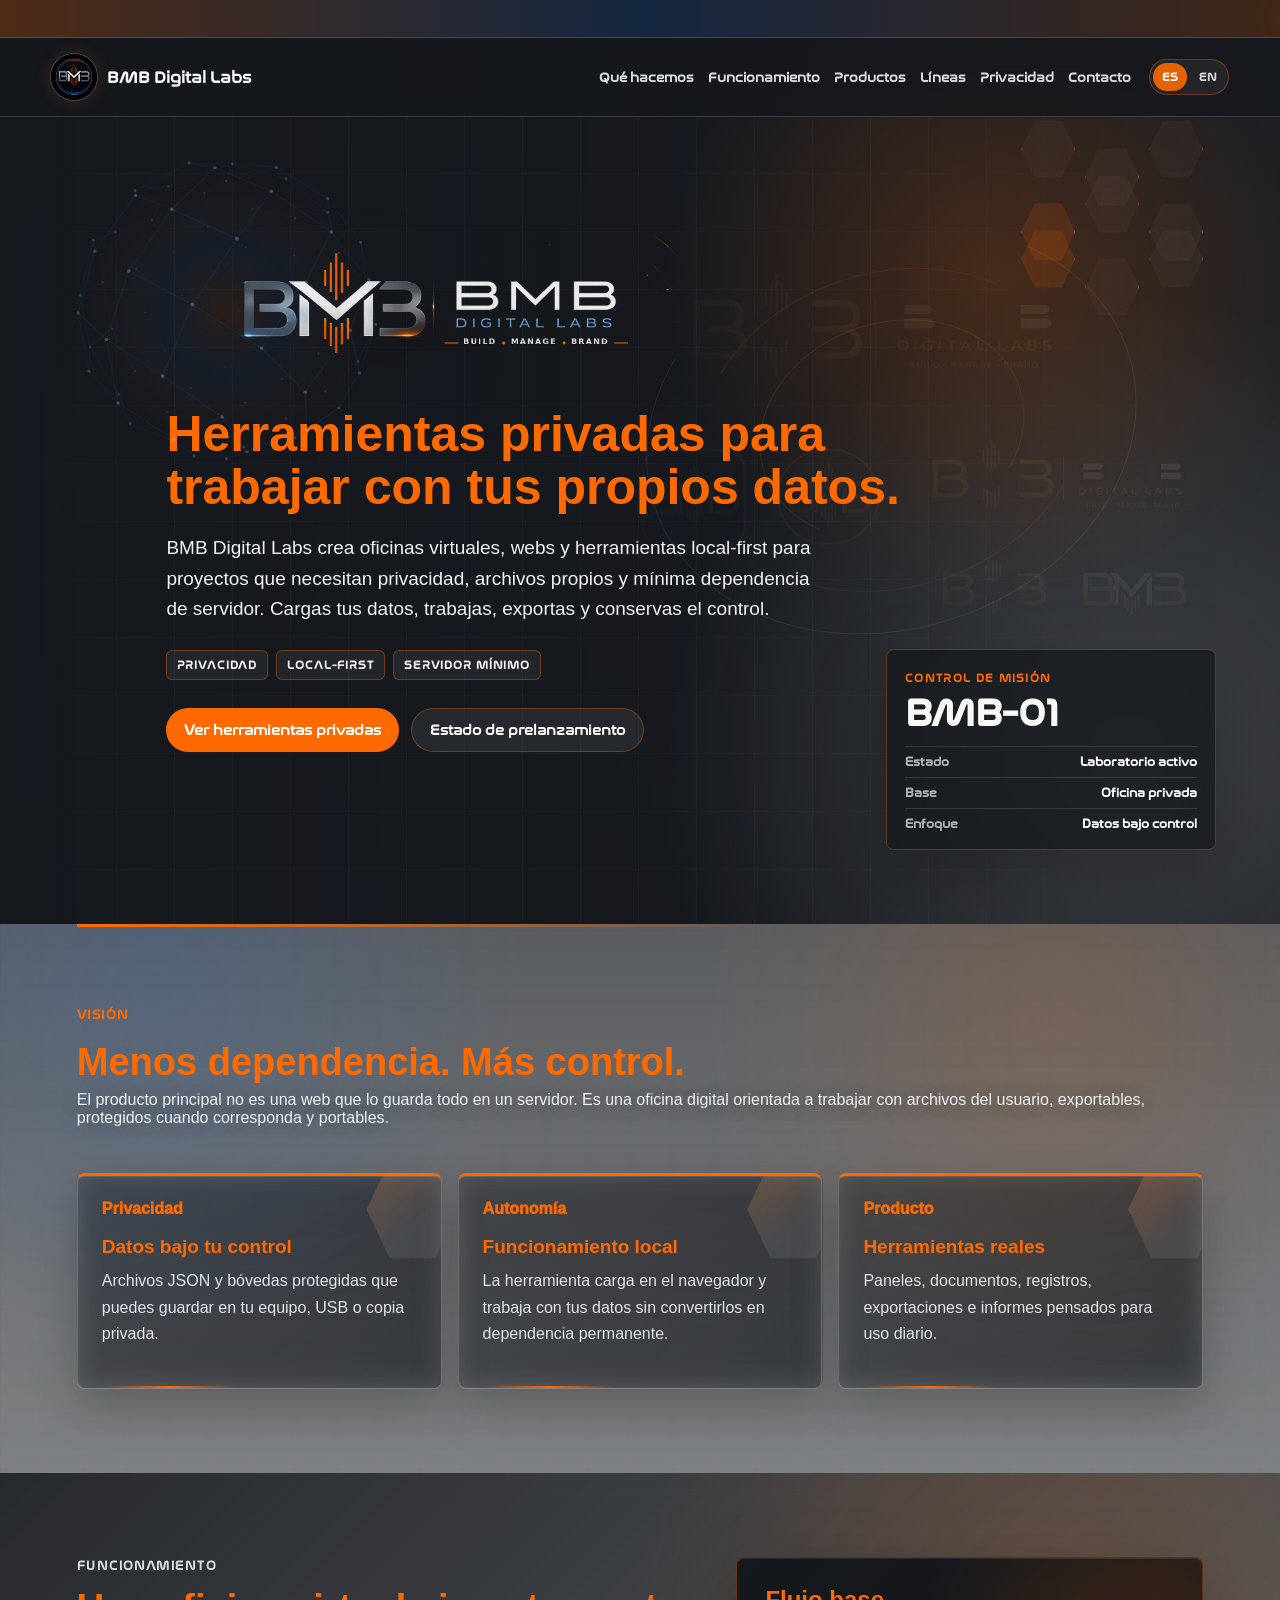
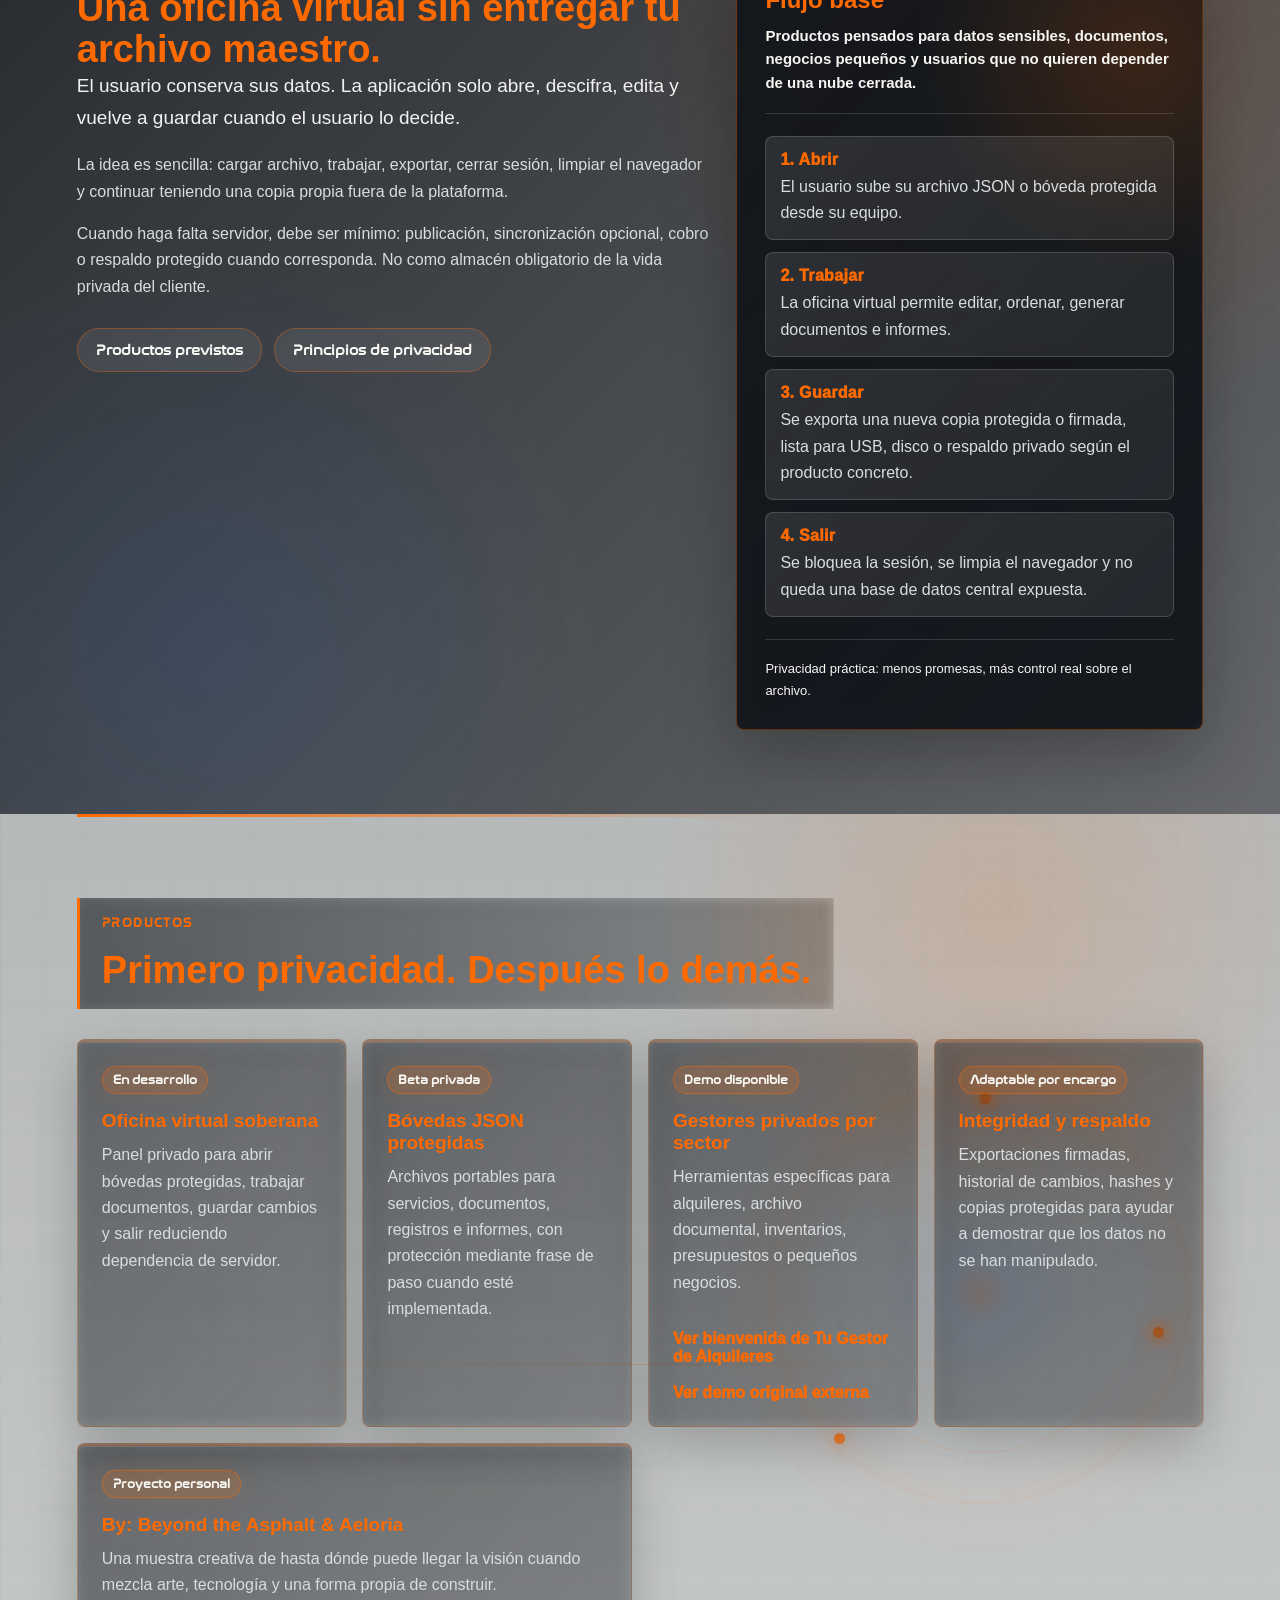
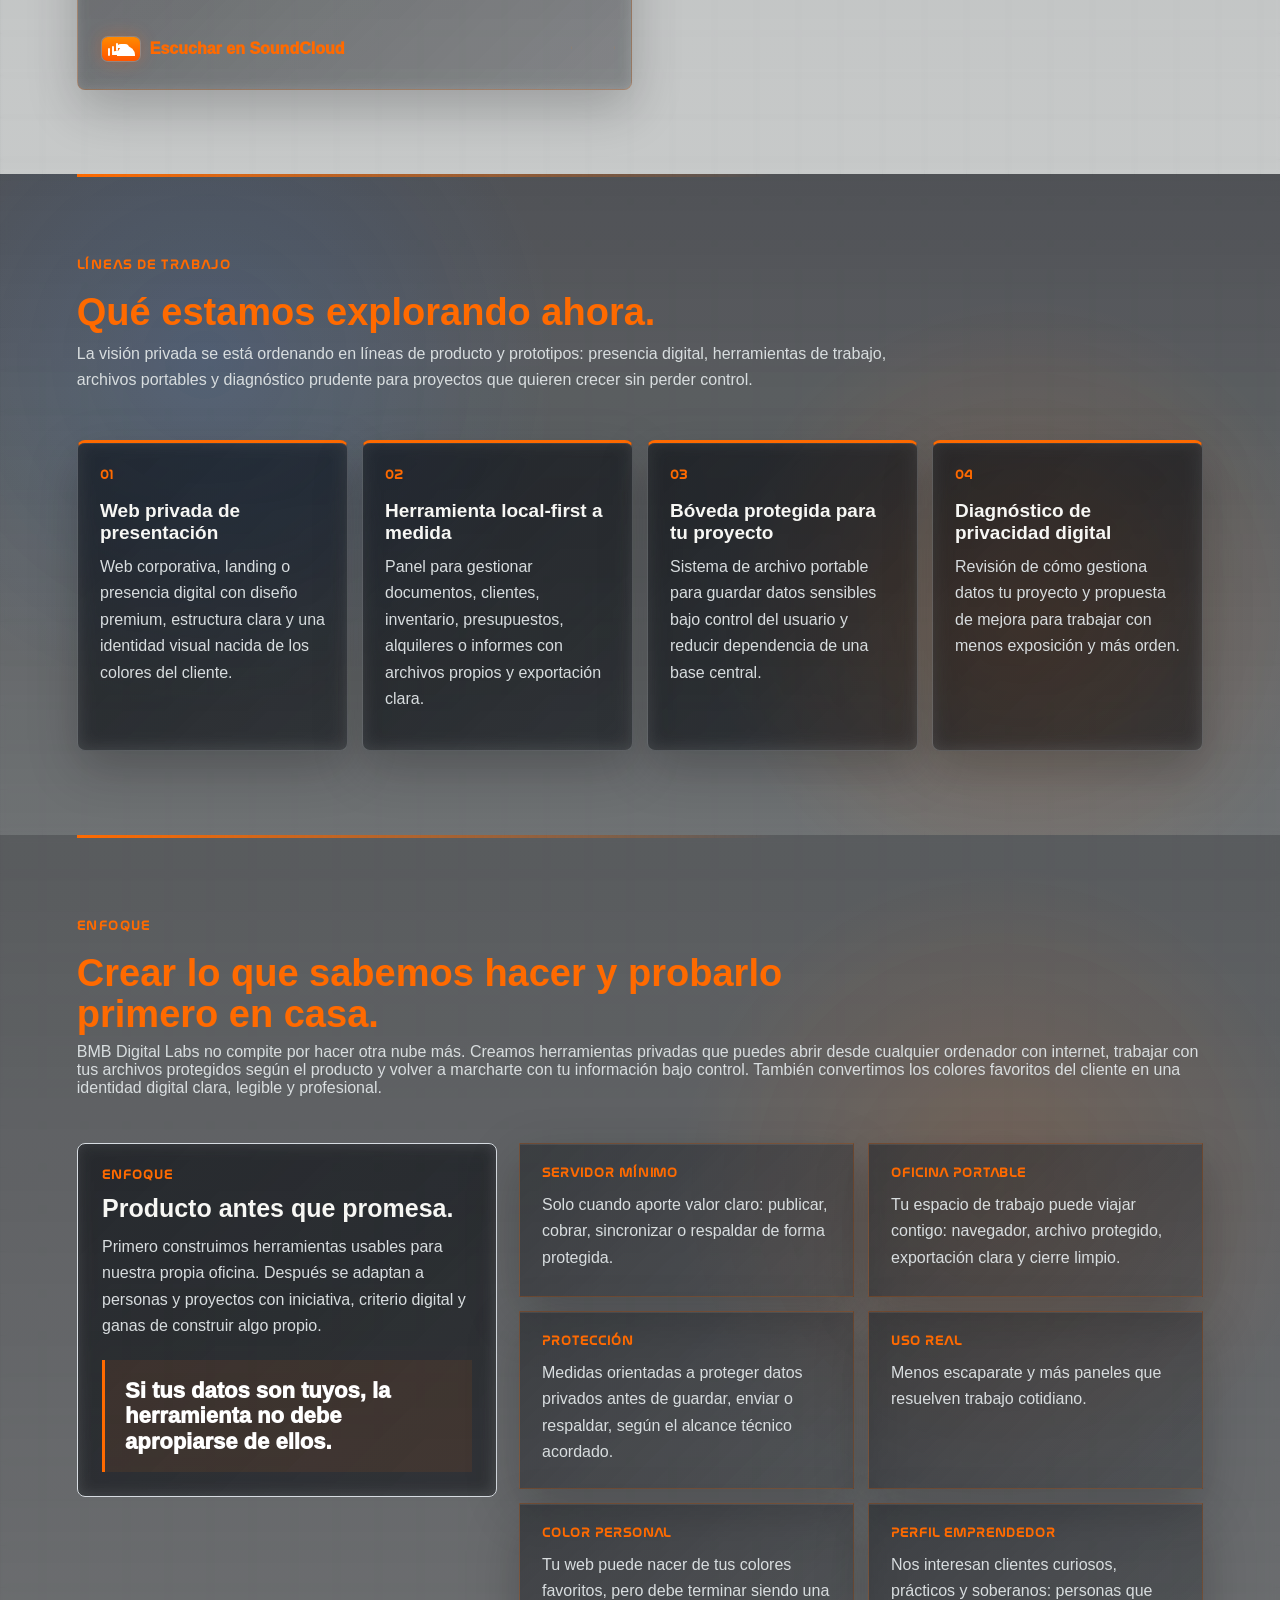
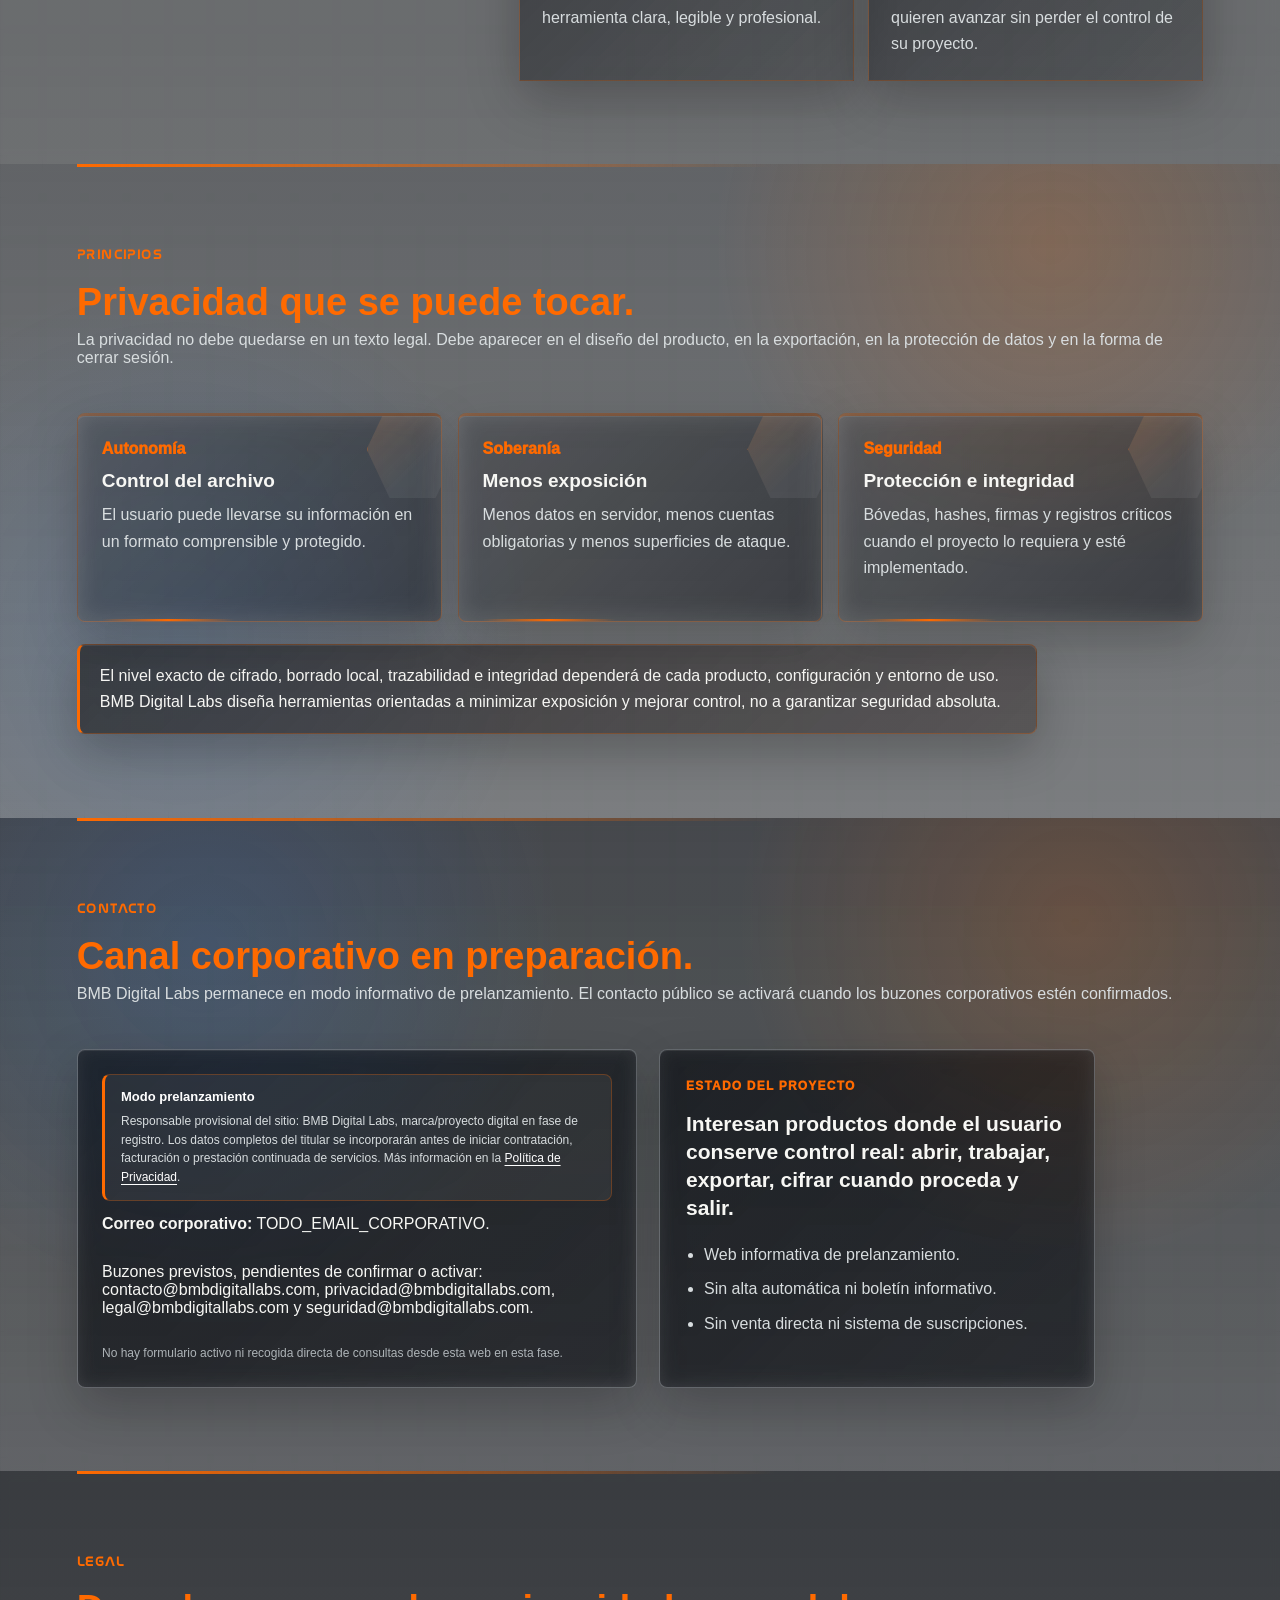
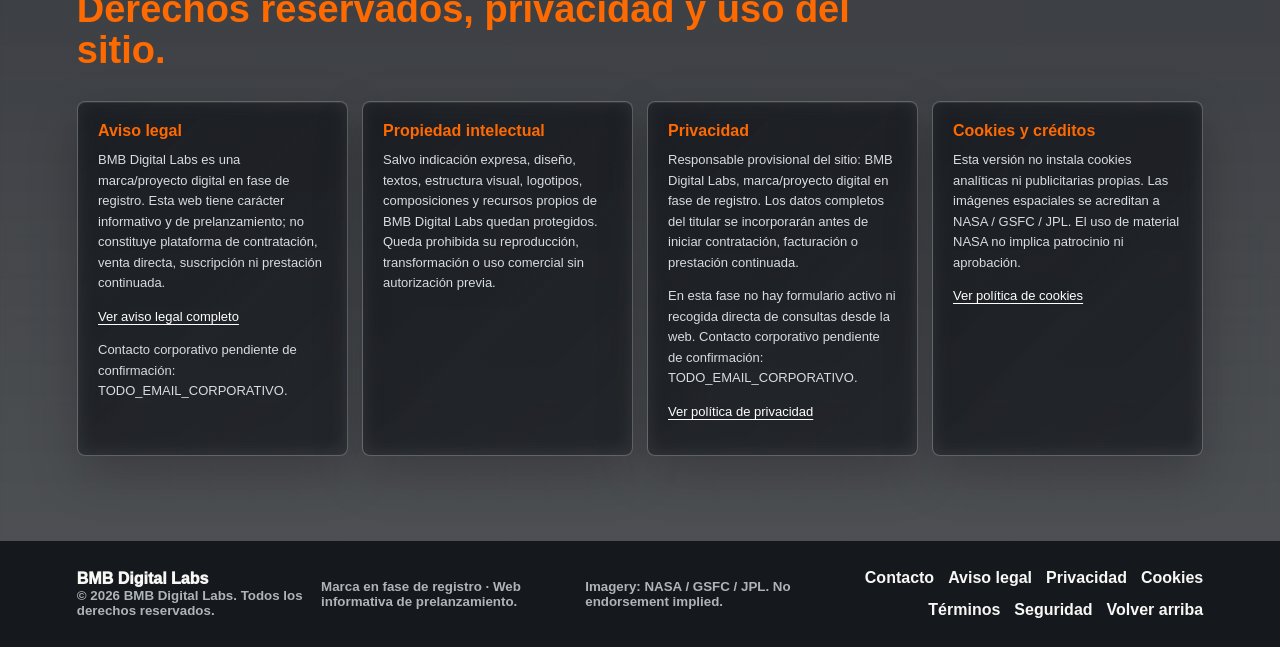
<file: index.html>
<!doctype html>
<html lang="es" translate="yes">
  <head>
    <meta charset="utf-8" />
    <meta name="viewport" content="width=device-width, initial-scale=1" />
    <title>BMB Digital Labs · Privacidad operativa y productos digitales</title>
    <meta
      name="description"
      content="BMB Digital Labs diseña herramientas digitales, plataformas web y sistemas privados para organizar datos, documentos y procesos con control, trazabilidad y enfoque de privacidad por diseño."
    />
    <link rel="canonical" href="https://www.bmbdigitallabs.com/" />
    <link rel="alternate" hreflang="es" href="https://www.bmbdigitallabs.com/" />
    <link rel="alternate" hreflang="en" href="https://www.bmbdigitallabs.com/en/" />
    <link rel="alternate" hreflang="x-default" href="https://www.bmbdigitallabs.com/" />
    <meta property="og:type" content="website" />
    <meta property="og:title" content="BMB Digital Labs · Privacidad operativa y productos digitales" />
    <meta property="og:description" content="Herramientas digitales, plataformas web y sistemas privados para organizar datos, documentos y procesos con control y privacidad por diseño." />
    <meta property="og:url" content="https://www.bmbdigitallabs.com/" />
    <meta property="og:image" content="https://www.bmbdigitallabs.com/public/brand/bmb-logo-horizontal.png" />
    <meta name="twitter:card" content="summary_large_image" />
    <meta name="twitter:title" content="BMB Digital Labs · Privacidad operativa y productos digitales" />
    <meta name="twitter:description" content="Productos digitales, plataformas web y privacidad operativa con control, trazabilidad y diseño prudente." />
    <meta name="twitter:image" content="https://www.bmbdigitallabs.com/public/brand/bmb-logo-horizontal.png" />
    <link rel="icon" href="./public/brand/bmb-logo-seal.png" />
    <link rel="manifest" href="./manifest.webmanifest" />
    <link rel="stylesheet" href="./src/styles.css?v=20260615-music-card-layout" />
    <script type="application/ld+json">
      {
        "@context": "https://schema.org",
        "@type": "Brand",
        "name": "BMB Digital Labs",
        "url": "https://www.bmbdigitallabs.com",
        "slogan": "Build · Manage · Brand",
        "description": "Marca/proyecto digital en fase de registro, orientado a privacidad operativa, herramientas privadas y gestión documental."
      }
    </script>
  </head>
  <body>
    <div class="site-announcement" role="status" aria-label="Estado del proyecto">
      <div class="announcement-track">
        <span>BMB Digital Labs está en versión de pruebas: exploramos nuevas ideas para ordenar mejor el trabajo administrativo digital.</span>
        <span>Estamos construyendo herramientas prudentes para dar mejor servicio a personas, proyectos y pequeños negocios.</span>
        <span>Prelanzamiento activo: privacidad por diseño, menos ruido operativo y más control sobre documentos, datos y procesos.</span>
      </div>
    </div>
    <div class="cosmic-backdrop" aria-hidden="true">
      <div class="cosmic-stars"></div>
      <canvas class="network-canvas"></canvas>
      <img class="cosmic-earth" src="./public/nasa/earth-blue-marble-2012.jpg" alt="" />
      <img class="cosmic-surface" src="./public/nasa/earth-himalayas-flyover.jpg" alt="" />
      <img class="cosmic-mars" src="./public/nasa/mars-global-coverage.jpg" alt="" />
      <div class="cosmic-route"></div>
    </div>
    <header class="site-header" aria-label="Navegación principal">
      <a class="brand-link" href="#inicio" aria-label="BMB Digital Labs">
        <span class="brand-mark" aria-hidden="true">
          <img src="./public/brand/bmb-logo-seal.png" alt="" />
        </span>
        <span>BMB Digital Labs</span>
      </a>
      <div class="header-actions">
        <nav>
          <a href="#vision">Qué hacemos</a>
          <a href="#metodo">Funcionamiento</a>
          <a href="#proyectos">Productos</a>
          <a href="#servicios">Líneas</a>
          <a href="#legal">Privacidad</a>
          <a href="#contacto">Contacto</a>
        </nav>
        <div class="language-switch" aria-label="Selector de idioma">
          <a class="is-active" href="./" aria-current="page">ES</a>
          <a href="./en/" lang="en">EN</a>
        </div>
      </div>
    </header>

    <main>
      <section class="hero" id="inicio" aria-labelledby="hero-title">
        <img class="hero-media" src="./brand-candidates/bmb-logo-02.png" alt="Identidad visual de BMB Digital Labs" />
        <div class="hero-shade" aria-hidden="true"></div>
        <div class="mission-grid" aria-hidden="true"></div>
        <div class="hero-content">
          <div class="hero-brand" aria-hidden="true">
            <canvas class="brand-orb-canvas"></canvas>
            <img src="./public/brand/bmb-logo-horizontal.png?v=20260531-corrected" alt="" />
          </div>
          <h1 id="hero-title">Herramientas privadas para trabajar con tus propios datos.</h1>
          <p>
            BMB Digital Labs crea oficinas virtuales, webs y herramientas local-first para proyectos que necesitan privacidad, archivos propios y mínima dependencia de servidor. Cargas tus datos, trabajas, exportas y conservas el control.
          </p>
          <div class="mission-strip" aria-label="Capacidades principales">
            <span>PRIVACIDAD</span>
            <span>LOCAL-FIRST</span>
            <span>SERVIDOR MÍNIMO</span>
          </div>
          <div class="hero-actions" aria-label="Acciones principales">
            <a class="primary-action" href="#proyectos">Ver herramientas privadas</a>
            <a class="secondary-action" href="#legal">Estado de prelanzamiento</a>
          </div>
        </div>
        <aside class="mission-panel" aria-label="Estado de la misión">
          <span>CONTROL DE MISIÓN</span>
          <strong>BMB-01</strong>
          <dl>
            <div><dt>Estado</dt><dd>Laboratorio activo</dd></div>
            <div><dt>Base</dt><dd>Oficina privada</dd></div>
            <div><dt>Enfoque</dt><dd>Datos bajo control</dd></div>
          </dl>
        </aside>
        <div class="hex-field" aria-hidden="true">
          <span></span><span></span><span></span><span></span><span></span>
          <span></span><span></span><span></span><span></span>
        </div>
        <div class="magnetic-field" aria-hidden="true">
          <span></span><span></span><span></span>
        </div>
      </section>

      <section class="intro-band" id="vision">
        <div class="section-heading">
          <p class="eyebrow">Visión</p>
          <h2>Menos dependencia. Más control.</h2>
          <p>
            El producto principal no es una web que lo guarda todo en un servidor. Es una oficina digital orientada a trabajar con archivos del usuario, exportables, protegidos cuando corresponda y portables.
          </p>
        </div>
        <div class="principle-grid">
          <article>
            <i aria-hidden="true"></i>
            <span>Privacidad</span>
            <h3>Datos bajo tu control</h3>
            <p>Archivos JSON y bóvedas protegidas que puedes guardar en tu equipo, USB o copia privada.</p>
            <b aria-hidden="true"></b>
          </article>
          <article>
            <i aria-hidden="true"></i>
            <span>Autonomía</span>
            <h3>Funcionamiento local</h3>
            <p>La herramienta carga en el navegador y trabaja con tus datos sin convertirlos en dependencia permanente.</p>
            <b aria-hidden="true"></b>
          </article>
          <article>
            <i aria-hidden="true"></i>
            <span>Producto</span>
            <h3>Herramientas reales</h3>
            <p>Paneles, documentos, registros, exportaciones e informes pensados para uso diario.</p>
            <b aria-hidden="true"></b>
          </article>
        </div>
      </section>

      <section class="method-section" id="metodo">
        <div class="founder-copy">
          <p class="eyebrow">Funcionamiento</p>
          <h2>Una oficina virtual sin entregar tu archivo maestro.</h2>
          <p class="lead">
            El usuario conserva sus datos. La aplicación solo abre, descifra, edita y vuelve a guardar cuando el usuario lo decide.
          </p>
          <p>
            La idea es sencilla: cargar archivo, trabajar, exportar, cerrar sesión, limpiar el navegador y continuar teniendo una copia propia fuera de la plataforma.
          </p>
          <p>
            Cuando haga falta servidor, debe ser mínimo: publicación, sincronización opcional, cobro o respaldo protegido cuando corresponda. No como almacén obligatorio de la vida privada del cliente.
          </p>
          <div class="founder-links">
            <a href="#proyectos">Productos previstos</a>
            <a href="#integridad">Principios de privacidad</a>
          </div>
        </div>
        <aside class="cv-panel" aria-label="Resumen del funcionamiento privado">
          <h3>Flujo base</h3>
          <p class="cv-summary">
            Productos pensados para datos sensibles, documentos, negocios pequeños y usuarios que no quieren depender de una nube cerrada.
          </p>
          <dl>
            <div>
              <dt>1. Abrir</dt>
              <dd>El usuario sube su archivo JSON o bóveda protegida desde su equipo.</dd>
            </div>
            <div>
              <dt>2. Trabajar</dt>
              <dd>La oficina virtual permite editar, ordenar, generar documentos e informes.</dd>
            </div>
            <div>
              <dt>3. Guardar</dt>
              <dd>Se exporta una nueva copia protegida o firmada, lista para USB, disco o respaldo privado según el producto concreto.</dd>
            </div>
            <div>
              <dt>4. Salir</dt>
              <dd>Se bloquea la sesión, se limpia el navegador y no queda una base de datos central expuesta.</dd>
            </div>
          </dl>
          <p class="cv-note">Privacidad práctica: menos promesas, más control real sobre el archivo.</p>
        </aside>
      </section>

      <section class="platform-section" id="proyectos">
        <div class="ecosystem-orb" aria-hidden="true">
          <span></span><span></span><span></span>
        </div>
        <div class="section-heading">
          <p class="eyebrow">Productos</p>
          <h2>Primero privacidad. Después lo demás.</h2>
        </div>
        <div class="platform-grid">
          <article>
            <span class="status-pill">En desarrollo</span>
            <h3>Oficina virtual soberana</h3>
            <p>Panel privado para abrir bóvedas protegidas, trabajar documentos, guardar cambios y salir reduciendo dependencia de servidor.</p>
          </article>
          <article>
            <span class="status-pill">Beta privada</span>
            <h3>Bóvedas JSON protegidas</h3>
            <p>Archivos portables para servicios, documentos, registros e informes, con protección mediante frase de paso cuando esté implementada.</p>
          </article>
          <article>
            <span class="status-pill">Demo disponible</span>
            <h3>Gestores privados por sector</h3>
            <p>Herramientas específicas para alquileres, archivo documental, inventarios, presupuestos o pequeños negocios.</p>
            <a class="project-link" href="./proyectos/gestor-alquileres/">
              Ver bienvenida de Tu Gestor de Alquileres
            </a>
            <a class="project-link" href="https://gestordealquileres.es/#/inicio" target="_blank" rel="noopener">
              Ver demo original externa
            </a>
          </article>
          <article>
            <span class="status-pill">Adaptable por encargo</span>
            <h3>Integridad y respaldo</h3>
            <p>Exportaciones firmadas, historial de cambios, hashes y copias protegidas para ayudar a demostrar que los datos no se han manipulado.</p>
          </article>
          <article class="soundcloud-card">
            <span class="status-pill">Proyecto personal</span>
            <h3>By: Beyond the Asphalt &amp; Aeloria</h3>
            <p>Una muestra creativa de hasta dónde puede llegar la visión cuando mezcla arte, tecnología y una forma propia de construir.</p>
            <a class="project-link soundcloud-link" href="https://soundcloud.com/pau-bestard" target="_blank" rel="noopener">
              <span class="soundcloud-logo" aria-hidden="true"></span>
              <span>Escuchar en SoundCloud</span>
            </a>
          </article>
        </div>
      </section>

      <section class="services-section" id="servicios">
        <div class="section-heading">
          <p class="eyebrow">Líneas de trabajo</p>
          <h2>Qué estamos explorando ahora.</h2>
          <p>
            La visión privada se está ordenando en líneas de producto y prototipos: presencia digital, herramientas de trabajo, archivos portables y diagnóstico prudente para proyectos que quieren crecer sin perder control.
          </p>
        </div>
        <div class="offer-grid">
          <article>
            <span>01</span>
            <h3>Web privada de presentación</h3>
            <p>Web corporativa, landing o presencia digital con diseño premium, estructura clara y una identidad visual nacida de los colores del cliente.</p>
          </article>
          <article>
            <span>02</span>
            <h3>Herramienta local-first a medida</h3>
            <p>Panel para gestionar documentos, clientes, inventario, presupuestos, alquileres o informes con archivos propios y exportación clara.</p>
          </article>
          <article>
            <span>03</span>
            <h3>Bóveda protegida para tu proyecto</h3>
            <p>Sistema de archivo portable para guardar datos sensibles bajo control del usuario y reducir dependencia de una base central.</p>
          </article>
          <article>
            <span>04</span>
            <h3>Diagnóstico de privacidad digital</h3>
            <p>Revisión de cómo gestiona datos tu proyecto y propuesta de mejora para trabajar con menos exposición y más orden.</p>
          </article>
        </div>
      </section>

      <section class="billing-section" id="empresa">
        <div class="section-heading">
          <p class="eyebrow">Enfoque</p>
          <h2>Crear lo que sabemos hacer y probarlo primero en casa.</h2>
          <p>
              BMB Digital Labs no compite por hacer otra nube más. Creamos herramientas privadas que puedes abrir desde cualquier ordenador con internet, trabajar con tus archivos protegidos según el producto y volver a marcharte con tu información bajo control. También convertimos los colores favoritos del cliente en una identidad digital clara, legible y profesional.
          </p>
        </div>
        <div class="service-layout">
          <article class="service-panel">
            <span>Enfoque</span>
            <h3>Producto antes que promesa.</h3>
            <p>
              Primero construimos herramientas usables para nuestra propia oficina. Después se adaptan a personas y proyectos con iniciativa, criterio digital y ganas de construir algo propio.
            </p>
            <blockquote>Si tus datos son tuyos, la herramienta no debe apropiarse de ellos.</blockquote>
          </article>
          <div class="service-grid">
            <article>
              <span>Servidor mínimo</span>
              <p>Solo cuando aporte valor claro: publicar, cobrar, sincronizar o respaldar de forma protegida.</p>
            </article>
            <article>
              <span>Oficina portable</span>
              <p>Tu espacio de trabajo puede viajar contigo: navegador, archivo protegido, exportación clara y cierre limpio.</p>
            </article>
            <article>
              <span>Protección</span>
              <p>Medidas orientadas a proteger datos privados antes de guardar, enviar o respaldar, según el alcance técnico acordado.</p>
            </article>
            <article>
              <span>Uso real</span>
              <p>Menos escaparate y más paneles que resuelven trabajo cotidiano.</p>
            </article>
            <article>
              <span>Color personal</span>
              <p>Tu web puede nacer de tus colores favoritos, pero debe terminar siendo una herramienta clara, legible y profesional.</p>
            </article>
            <article>
              <span>Perfil emprendedor</span>
              <p>Nos interesan clientes curiosos, prácticos y soberanos: personas que quieren avanzar sin perder el control de su proyecto.</p>
            </article>
          </div>
        </div>
      </section>

      <section class="integrity-section" id="integridad">
        <div class="section-heading">
          <p class="eyebrow">Principios</p>
          <h2>Privacidad que se puede tocar.</h2>
          <p>
            La privacidad no debe quedarse en un texto legal. Debe aparecer en el diseño del producto, en la exportación, en la protección de datos y en la forma de cerrar sesión.
          </p>
        </div>
        <div class="integrity-list">
          <article>
            <i aria-hidden="true"></i>
            <span>Autonomía</span>
            <h3>Control del archivo</h3>
            <p>El usuario puede llevarse su información en un formato comprensible y protegido.</p>
            <b aria-hidden="true"></b>
          </article>
          <article>
            <i aria-hidden="true"></i>
            <span>Soberanía</span>
            <h3>Menos exposición</h3>
            <p>Menos datos en servidor, menos cuentas obligatorias y menos superficies de ataque.</p>
            <b aria-hidden="true"></b>
          </article>
          <article>
            <i aria-hidden="true"></i>
            <span>Seguridad</span>
            <h3>Protección e integridad</h3>
            <p>Bóvedas, hashes, firmas y registros críticos cuando el proyecto lo requiera y esté implementado.</p>
            <b aria-hidden="true"></b>
          </article>
        </div>
        <p class="security-note">
          El nivel exacto de cifrado, borrado local, trazabilidad e integridad dependerá de cada producto, configuración y entorno de uso. BMB Digital Labs diseña herramientas orientadas a minimizar exposición y mejorar control, no a garantizar seguridad absoluta.
        </p>
      </section>

      <section class="contact-section" id="contacto">
        <div class="section-heading">
          <p class="eyebrow">Contacto</p>
          <h2>Canal corporativo en preparación.</h2>
          <p>
            BMB Digital Labs permanece en modo informativo de prelanzamiento. El contacto público se activará cuando los buzones corporativos estén confirmados.
          </p>
        </div>
        <div class="contact-layout">
          <div class="contact-form">
            <div class="privacy-layer">
              <strong>Modo prelanzamiento</strong>
              <p>Responsable provisional del sitio: BMB Digital Labs, marca/proyecto digital en fase de registro. Los datos completos del titular se incorporarán antes de iniciar contratación, facturación o prestación continuada de servicios. Más información en la <a href="./privacidad/">Política de Privacidad</a>.</p>
            </div>
            <p><strong>Correo corporativo:</strong> TODO_EMAIL_CORPORATIVO.</p>
            <p>Buzones previstos, pendientes de confirmar o activar: contacto@bmbdigitallabs.com, privacidad@bmbdigitallabs.com, legal@bmbdigitallabs.com y seguridad@bmbdigitallabs.com.</p>
            <p class="contact-mask">No hay formulario activo ni recogida directa de consultas desde esta web en esta fase.</p>
          </div>
          <aside class="contact-note">
            <span>Estado del proyecto</span>
            <p>
              Interesan productos donde el usuario conserve control real: abrir, trabajar, exportar, cifrar cuando proceda y salir.
            </p>
            <ul>
              <li>Web informativa de prelanzamiento.</li>
              <li>Sin alta automática ni boletín informativo.</li>
              <li>Sin venta directa ni sistema de suscripciones.</li>
            </ul>
          </aside>
        </div>
      </section>

      <section class="legal-section" id="legal">
        <div class="section-heading">
          <p class="eyebrow">Legal</p>
          <h2>Derechos reservados, privacidad y uso del sitio.</h2>
        </div>
        <div class="legal-grid">
          <article>
            <h3>Aviso legal</h3>
            <p>BMB Digital Labs es una marca/proyecto digital en fase de registro. Esta web tiene carácter informativo y de prelanzamiento; no constituye plataforma de contratación, venta directa, suscripción ni prestación continuada.</p>
            <p><a href="./aviso-legal/">Ver aviso legal completo</a></p>
            <p>Contacto corporativo pendiente de confirmación: TODO_EMAIL_CORPORATIVO.</p>
          </article>
          <article>
            <h3>Propiedad intelectual</h3>
            <p>Salvo indicación expresa, diseño, textos, estructura visual, logotipos, composiciones y recursos propios de BMB Digital Labs quedan protegidos. Queda prohibida su reproducción, transformación o uso comercial sin autorización previa.</p>
          </article>
          <article>
            <h3>Privacidad</h3>
            <p>Responsable provisional del sitio: BMB Digital Labs, marca/proyecto digital en fase de registro. Los datos completos del titular se incorporarán antes de iniciar contratación, facturación o prestación continuada.</p>
            <p>En esta fase no hay formulario activo ni recogida directa de consultas desde la web. Contacto corporativo pendiente de confirmación: TODO_EMAIL_CORPORATIVO.</p>
            <p><a href="./privacidad/">Ver política de privacidad</a></p>
          </article>
          <article>
            <h3>Cookies y créditos</h3>
            <p>Esta versión no instala cookies analíticas ni publicitarias propias. Las imágenes espaciales se acreditan a NASA / GSFC / JPL. El uso de material NASA no implica patrocinio ni aprobación.</p>
            <p><a href="./cookies/">Ver política de cookies</a></p>
          </article>
        </div>
      </section>
    </main>

    <footer class="site-footer">
      <div>
        <span>BMB Digital Labs</span>
        <small>© 2026 BMB Digital Labs. Todos los derechos reservados.</small>
      </div>
      <small>Marca en fase de registro · Web informativa de prelanzamiento.</small>
      <small>Imagery: NASA / GSFC / JPL. No endorsement implied.</small>
      <nav aria-label="Enlaces legales">
        <a href="#contacto">Contacto</a>
        <a href="./aviso-legal/">Aviso legal</a>
        <a href="./privacidad/">Privacidad</a>
        <a href="./cookies/">Cookies</a>
        <a href="./terminos/">Términos</a>
        <a href="./seguridad/">Seguridad</a>
        <a href="#inicio">Volver arriba</a>
      </nav>
    </footer>

    <script src="./src/main.js?v=20260615-prelaunch"></script>
  </body>
</html>
</file>
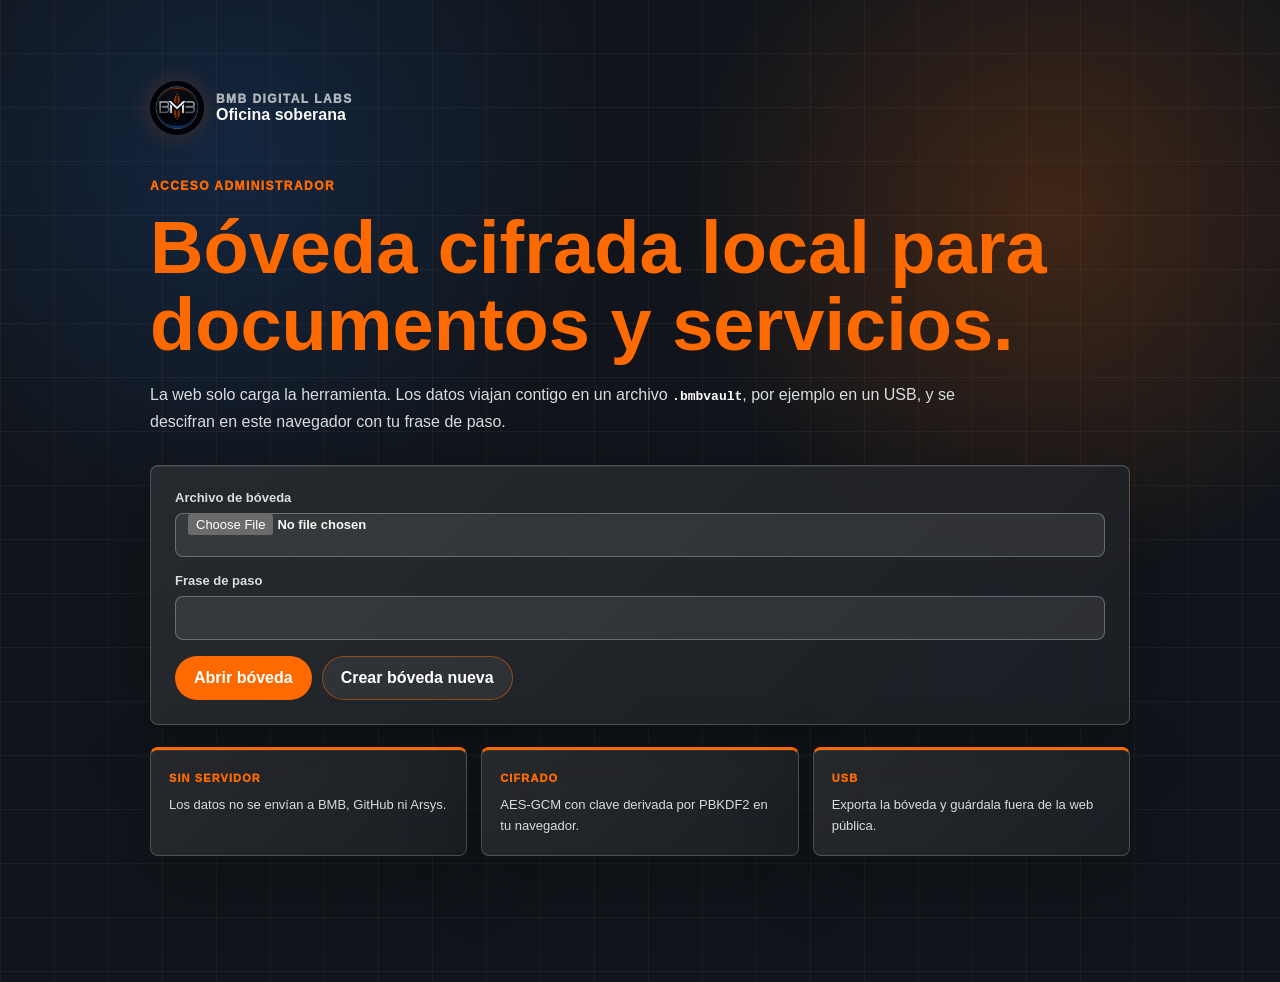
<file: admin/index.html>
<!doctype html>
<html lang="es" translate="yes">
  <head>
    <meta charset="utf-8" />
    <meta name="viewport" content="width=device-width, initial-scale=1" />
    <meta name="robots" content="noindex, nofollow, noarchive" />
    <title>Admin privado | BMB Digital Labs</title>
    <link rel="stylesheet" href="./admin.css" />
  </head>
  <body>
    <main class="admin-shell">
      <section class="login-panel" id="login-panel">
        <div class="brand-lock">
          <img src="../public/brand/bmb-logo-seal.png" alt="" />
          <div>
            <span>BMB Digital Labs</span>
            <strong>Oficina soberana</strong>
          </div>
        </div>
        <p class="eyebrow">Acceso administrador</p>
        <h1>Bóveda cifrada local para documentos y servicios.</h1>
        <p>
          La web solo carga la herramienta. Los datos viajan contigo en un archivo <code>.bmbvault</code>, por ejemplo en un USB, y se descifran en este navegador con tu frase de paso.
        </p>

        <form class="unlock-form" id="unlock-form">
          <label>
            Archivo de bóveda
            <input id="vault-file" type="file" accept=".bmbvault,application/json" />
          </label>
          <label>
            Frase de paso
            <input id="passphrase" type="password" autocomplete="current-password" minlength="12" required />
          </label>
          <div class="actions">
            <button type="button" id="open-vault">Abrir bóveda</button>
            <button type="button" class="ghost" id="new-vault">Crear bóveda nueva</button>
          </div>
        </form>

        <div class="security-grid">
          <article>
            <span>Sin servidor</span>
            <p>Los datos no se envían a BMB, GitHub ni Arsys.</p>
          </article>
          <article>
            <span>Cifrado</span>
            <p>AES-GCM con clave derivada por PBKDF2 en tu navegador.</p>
          </article>
          <article>
            <span>USB</span>
            <p>Exporta la bóveda y guárdala fuera de la web pública.</p>
          </article>
        </div>
        <p class="status" id="login-status" role="status"></p>
      </section>

      <section class="workspace" id="workspace" hidden>
        <header class="workspace-header">
          <a class="brand-lock" href="../" aria-label="Volver a BMB Digital Labs">
            <img src="../public/brand/bmb-logo-seal.png" alt="" />
            <div>
              <span>BMB Digital Labs</span>
              <strong>Administrador privado</strong>
            </div>
          </a>
          <div class="workspace-actions">
            <button id="export-vault" type="button">Guardar bóveda</button>
            <button id="mail-backup" class="ghost" type="button">Respaldar por correo</button>
            <button id="lock-vault" class="ghost" type="button">Bloquear</button>
          </div>
        </header>

        <section class="mission-card">
          <p class="eyebrow">Sistema soberano</p>
          <h2>Lo que vendemos debe funcionar primero para nosotros.</h2>
          <p>
            Aquí practicamos nuestro propio modelo: catálogo de servicios, borradores, propuestas, trazabilidad y papel corporativo, sin exponer datos sensibles en la web pública.
          </p>
          <p class="mail-note">
            Puedes guardar una copia cifrada en USB y enviarla manualmente por correo como adjunto. El correo solo debe transportar la bóveda cifrada, nunca documentos en claro ni la frase de paso.
          </p>
          <label class="backup-mail">
            Correo de respaldo opcional
            <input id="backup-email" type="email" placeholder="tu-correo@dominio.com" autocomplete="email" />
          </label>
          <dl>
            <div><dt>Estado</dt><dd id="vault-state">Abierta</dd></div>
            <div><dt>Actualización</dt><dd id="vault-updated">-</dd></div>
            <div><dt>Registros</dt><dd id="vault-count">0</dd></div>
          </dl>
        </section>

        <section class="admin-grid">
          <article class="panel">
            <p class="eyebrow">Catálogo interno</p>
            <h3>Servicios y ofertas</h3>
            <form id="service-form">
              <label>Servicio <input id="service-name" type="text" required /></label>
              <label>
                Estado
                <select id="service-status">
                  <option>Idea</option>
                  <option>Validación</option>
                  <option>Listo para presentar</option>
                  <option>Prelanzamiento</option>
                </select>
              </label>
              <label>Descripción <textarea id="service-description" rows="4" required></textarea></label>
              <button type="submit">Añadir servicio</button>
            </form>
            <div class="list" id="service-list"></div>
          </article>

          <article class="panel">
            <p class="eyebrow">Documentos</p>
            <h3>Borradores con membrete</h3>
            <form id="document-form">
              <label>Título <input id="document-title" type="text" required /></label>
              <label>
                Tipo
                <select id="document-type">
                  <option>Carta formal</option>
                  <option>Presupuesto</option>
                  <option>Nota legal</option>
                  <option>Propuesta</option>
                </select>
              </label>
              <label>Contenido <textarea id="document-body" rows="7" required></textarea></label>
              <button type="submit">Añadir documento</button>
            </form>
            <div class="list" id="document-list"></div>
          </article>
        </section>
      </section>
    </main>

    <script src="./admin.js"></script>
  </body>
</html>
</file>
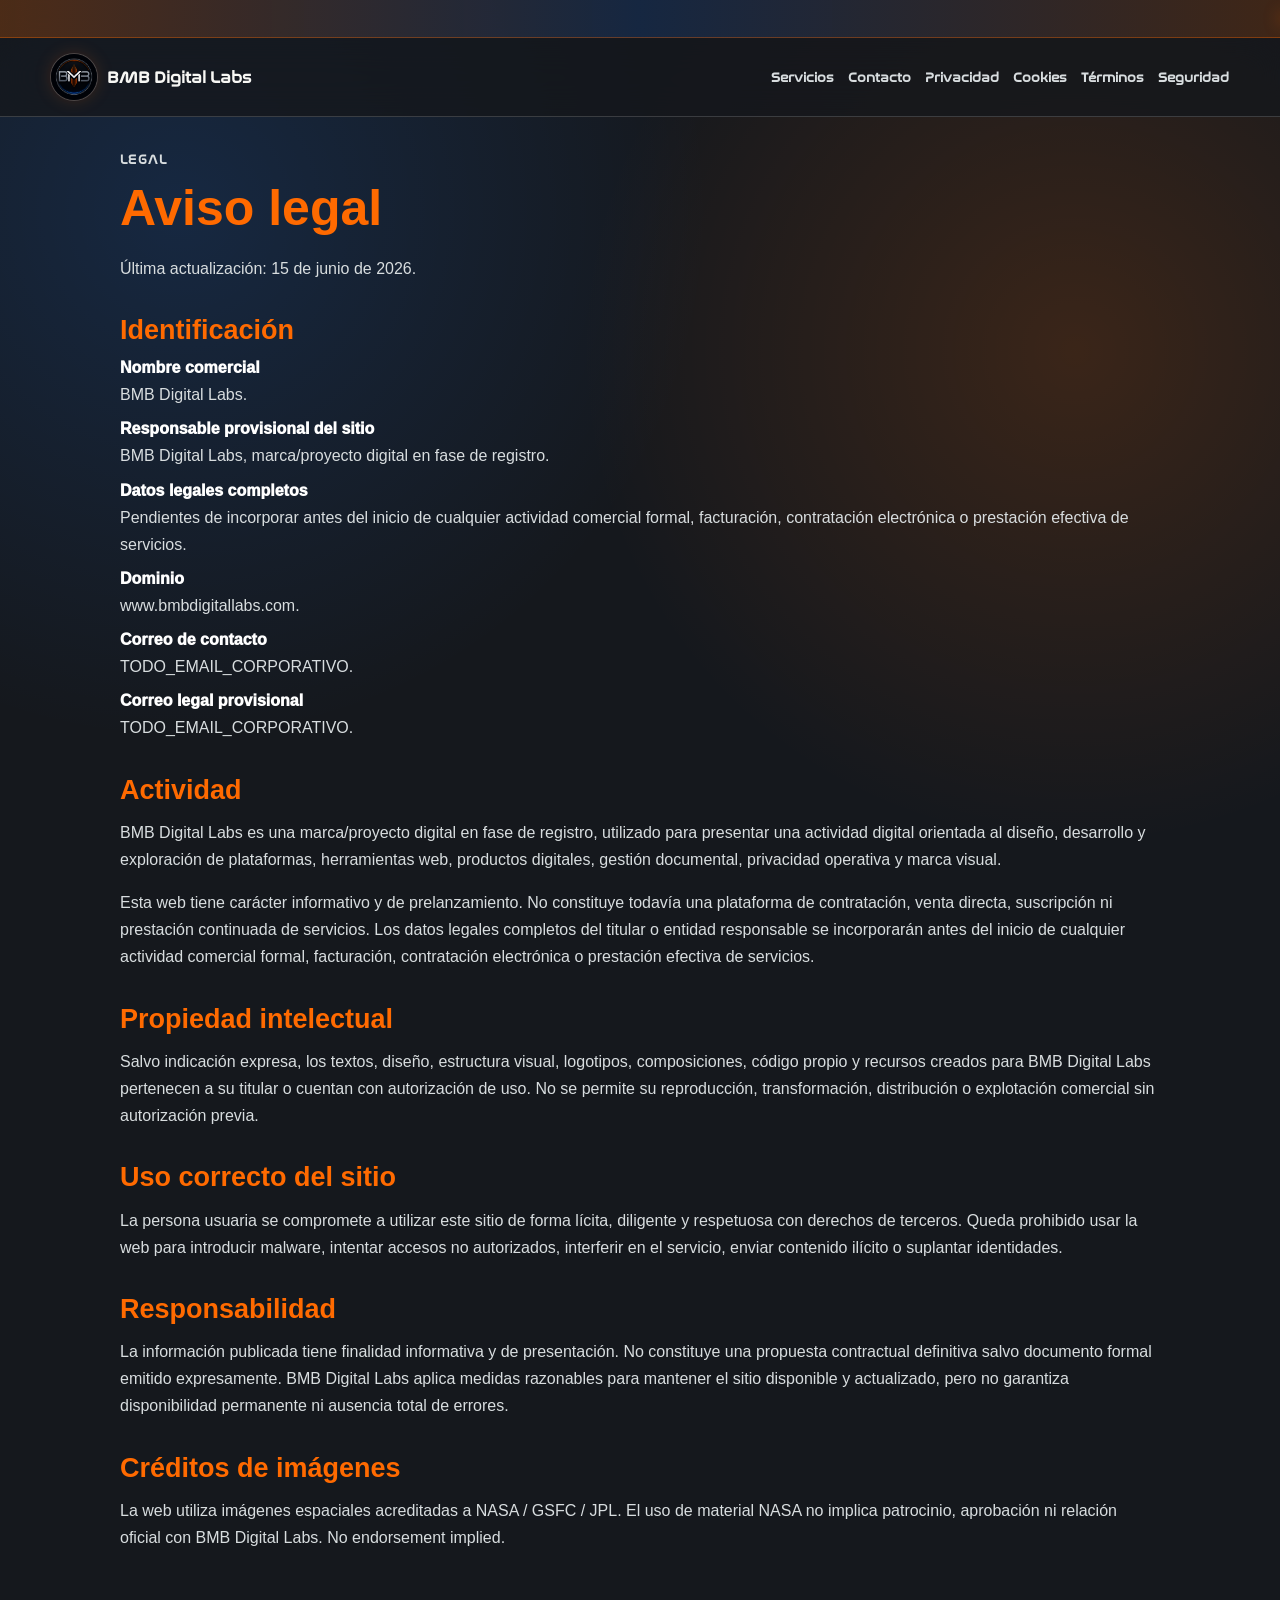
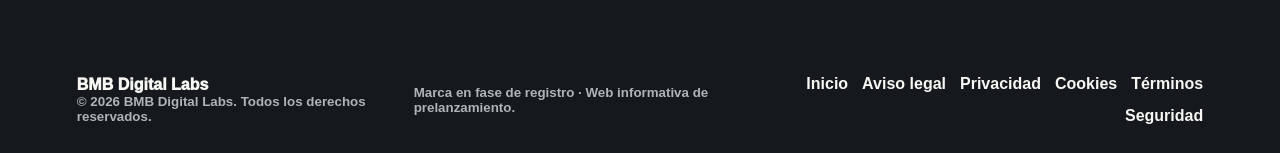
<file: aviso-legal/index.html>
<!doctype html>
<html lang="es">
  <head>
    <meta charset="utf-8" />
    <meta name="viewport" content="width=device-width, initial-scale=1" />
    <title>Aviso legal | BMB Digital Labs</title>
    <meta name="description" content="Aviso legal de BMB Digital Labs: titularidad, actividad, propiedad intelectual, uso del sitio y datos pendientes de completar." />
    <link rel="canonical" href="https://www.bmbdigitallabs.com/aviso-legal/" />
    <link rel="alternate" hreflang="es" href="https://www.bmbdigitallabs.com/aviso-legal/" />
    <link rel="alternate" hreflang="en" href="https://www.bmbdigitallabs.com/en/legal-notice/" />
    <link rel="alternate" hreflang="x-default" href="https://www.bmbdigitallabs.com/aviso-legal/" />
    <link rel="icon" href="../public/brand/bmb-logo-seal.png" />
    <link rel="stylesheet" href="../src/styles.css?v=20260615-marquee-pause" />
  </head>
  <body class="legal-page">
    <div class="site-announcement" role="status" aria-label="Estado del proyecto">
      <div class="announcement-track">
        <span>BMB Digital Labs está en versión de pruebas y prelanzamiento.</span>
        <span>Estamos creando herramientas para mejorar el orden administrativo digital con privacidad y control.</span>
        <span>Antes de contratar o facturar se completarán los datos legales y fiscales correspondientes.</span>
      </div>
    </div>
    <header class="site-header" aria-label="Navegación principal">
      <a class="brand-link" href="../" aria-label="BMB Digital Labs">
        <span class="brand-mark" aria-hidden="true"><img src="../public/brand/bmb-logo-seal.png" alt="" /></span>
        <span>BMB Digital Labs</span>
      </a>
      <div class="header-actions">
        <nav>
          <a href="../#servicios">Servicios</a>
          <a href="../#contacto">Contacto</a>
          <a href="../privacidad/">Privacidad</a>
          <a href="../cookies/">Cookies</a>
          <a href="../terminos/">Términos</a>
          <a href="../seguridad/">Seguridad</a>
        </nav>
      </div>
    </header>
    <main class="legal-document">
      <header>
        <p class="eyebrow">Legal</p>
        <h1>Aviso legal</h1>
        <p>Última actualización: 15 de junio de 2026.</p>
      </header>

      <h2>Identificación</h2>
      <dl>
        <div><dt>Nombre comercial</dt><dd>BMB Digital Labs.</dd></div>
        <div><dt>Responsable provisional del sitio</dt><dd>BMB Digital Labs, marca/proyecto digital en fase de registro.</dd></div>
        <div><dt>Datos legales completos</dt><dd>Pendientes de incorporar antes del inicio de cualquier actividad comercial formal, facturación, contratación electrónica o prestación efectiva de servicios.</dd></div>
        <div><dt>Dominio</dt><dd>www.bmbdigitallabs.com.</dd></div>
        <div><dt>Correo de contacto</dt><dd>TODO_EMAIL_CORPORATIVO.</dd></div>
        <div><dt>Correo legal provisional</dt><dd>TODO_EMAIL_CORPORATIVO.</dd></div>
      </dl>

      <h2>Actividad</h2>
      <p>BMB Digital Labs es una marca/proyecto digital en fase de registro, utilizado para presentar una actividad digital orientada al diseño, desarrollo y exploración de plataformas, herramientas web, productos digitales, gestión documental, privacidad operativa y marca visual.</p>
      <p>Esta web tiene carácter informativo y de prelanzamiento. No constituye todavía una plataforma de contratación, venta directa, suscripción ni prestación continuada de servicios. Los datos legales completos del titular o entidad responsable se incorporarán antes del inicio de cualquier actividad comercial formal, facturación, contratación electrónica o prestación efectiva de servicios.</p>

      <h2>Propiedad intelectual</h2>
      <p>Salvo indicación expresa, los textos, diseño, estructura visual, logotipos, composiciones, código propio y recursos creados para BMB Digital Labs pertenecen a su titular o cuentan con autorización de uso. No se permite su reproducción, transformación, distribución o explotación comercial sin autorización previa.</p>

      <h2>Uso correcto del sitio</h2>
      <p>La persona usuaria se compromete a utilizar este sitio de forma lícita, diligente y respetuosa con derechos de terceros. Queda prohibido usar la web para introducir malware, intentar accesos no autorizados, interferir en el servicio, enviar contenido ilícito o suplantar identidades.</p>

      <h2>Responsabilidad</h2>
      <p>La información publicada tiene finalidad informativa y de presentación. No constituye una propuesta contractual definitiva salvo documento formal emitido expresamente. BMB Digital Labs aplica medidas razonables para mantener el sitio disponible y actualizado, pero no garantiza disponibilidad permanente ni ausencia total de errores.</p>

      <h2>Créditos de imágenes</h2>
      <p>La web utiliza imágenes espaciales acreditadas a NASA / GSFC / JPL. El uso de material NASA no implica patrocinio, aprobación ni relación oficial con BMB Digital Labs. No endorsement implied.</p>
    </main>
    <footer class="site-footer">
      <div><span>BMB Digital Labs</span><small>© 2026 BMB Digital Labs. Todos los derechos reservados.</small></div>
      <small>Marca en fase de registro · Web informativa de prelanzamiento.</small>
      <nav aria-label="Enlaces legales">
        <a href="../">Inicio</a>
        <a href="../aviso-legal/">Aviso legal</a>
        <a href="../privacidad/">Privacidad</a>
        <a href="../cookies/">Cookies</a>
        <a href="../terminos/">Términos</a>
        <a href="../seguridad/">Seguridad</a>
      </nav>
    </footer>
  </body>
</html>
</file>
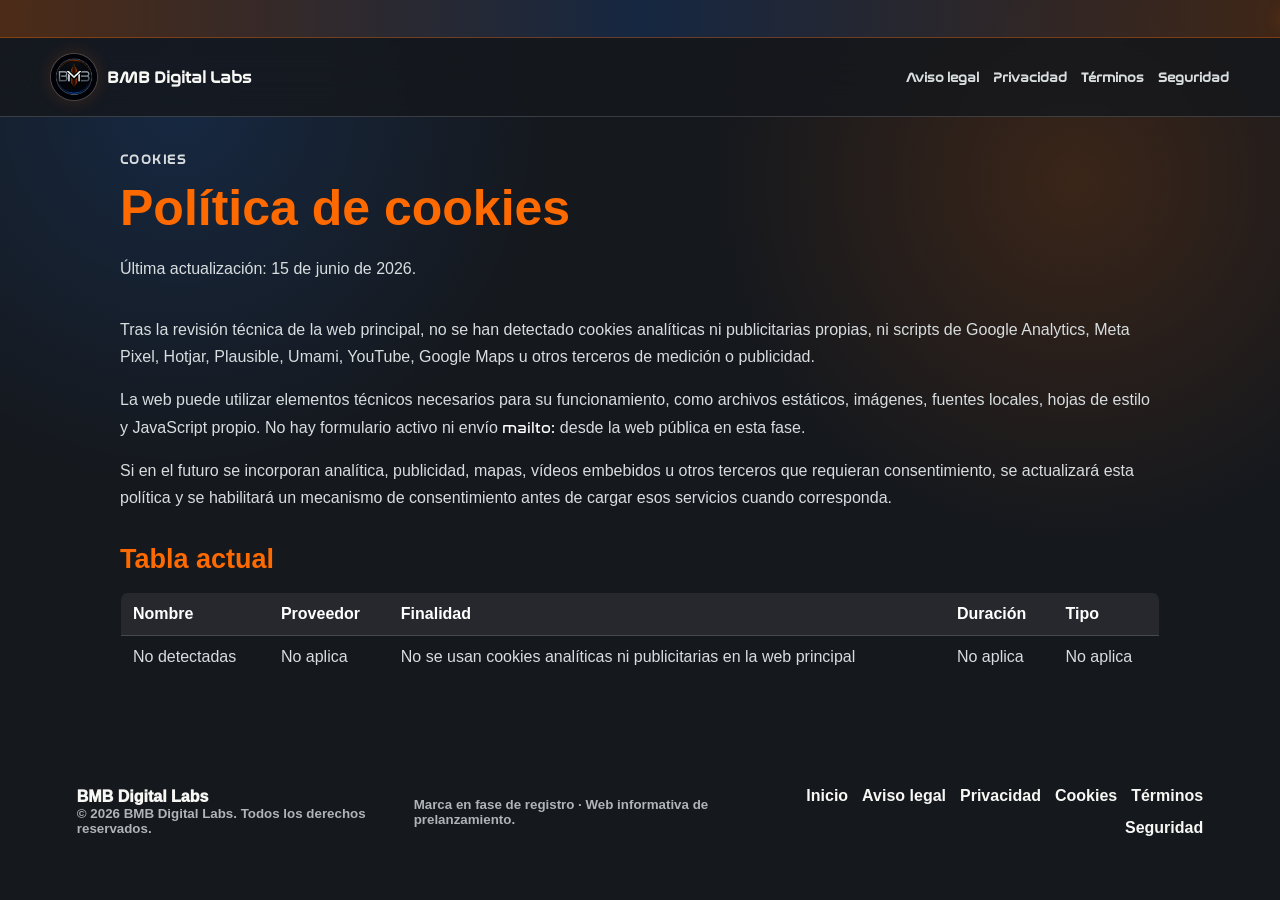
<file: cookies/index.html>
<!doctype html>
<html lang="es">
  <head>
    <meta charset="utf-8" />
    <meta name="viewport" content="width=device-width, initial-scale=1" />
    <title>Política de cookies | BMB Digital Labs</title>
    <meta name="description" content="Política de cookies de BMB Digital Labs: estado actual sin cookies analíticas ni publicitarias detectadas." />
    <link rel="canonical" href="https://www.bmbdigitallabs.com/cookies/" />
    <link rel="alternate" hreflang="es" href="https://www.bmbdigitallabs.com/cookies/" />
    <link rel="alternate" hreflang="en" href="https://www.bmbdigitallabs.com/en/cookies/" />
    <link rel="alternate" hreflang="x-default" href="https://www.bmbdigitallabs.com/cookies/" />
    <link rel="icon" href="../public/brand/bmb-logo-seal.png" />
    <link rel="stylesheet" href="../src/styles.css?v=20260615-marquee-pause" />
  </head>
  <body class="legal-page">
    <div class="site-announcement" role="status" aria-label="Estado del proyecto">
      <div class="announcement-track">
        <span>BMB Digital Labs está en versión de pruebas y prelanzamiento.</span>
        <span>Estamos creando herramientas para mejorar el orden administrativo digital con privacidad y control.</span>
        <span>Antes de contratar o facturar se completarán los datos legales y fiscales correspondientes.</span>
      </div>
    </div>
    <header class="site-header" aria-label="Navegación principal">
      <a class="brand-link" href="../" aria-label="BMB Digital Labs">
        <span class="brand-mark" aria-hidden="true"><img src="../public/brand/bmb-logo-seal.png" alt="" /></span>
        <span>BMB Digital Labs</span>
      </a>
      <div class="header-actions">
        <nav>
          <a href="../aviso-legal/">Aviso legal</a>
          <a href="../privacidad/">Privacidad</a>
          <a href="../terminos/">Términos</a>
          <a href="../seguridad/">Seguridad</a>
        </nav>
      </div>
    </header>
    <main class="legal-document">
      <header>
        <p class="eyebrow">Cookies</p>
        <h1>Política de cookies</h1>
        <p>Última actualización: 15 de junio de 2026.</p>
      </header>
      <p>Tras la revisión técnica de la web principal, no se han detectado cookies analíticas ni publicitarias propias, ni scripts de Google Analytics, Meta Pixel, Hotjar, Plausible, Umami, YouTube, Google Maps u otros terceros de medición o publicidad.</p>
      <p>La web puede utilizar elementos técnicos necesarios para su funcionamiento, como archivos estáticos, imágenes, fuentes locales, hojas de estilo y JavaScript propio. No hay formulario activo ni envío <code>mailto:</code> desde la web pública en esta fase.</p>
      <p>Si en el futuro se incorporan analítica, publicidad, mapas, vídeos embebidos u otros terceros que requieran consentimiento, se actualizará esta política y se habilitará un mecanismo de consentimiento antes de cargar esos servicios cuando corresponda.</p>

      <h2>Tabla actual</h2>
      <table class="legal-table">
        <thead>
          <tr><th>Nombre</th><th>Proveedor</th><th>Finalidad</th><th>Duración</th><th>Tipo</th></tr>
        </thead>
        <tbody>
          <tr><td>No detectadas</td><td>No aplica</td><td>No se usan cookies analíticas ni publicitarias en la web principal</td><td>No aplica</td><td>No aplica</td></tr>
        </tbody>
      </table>
    </main>
    <footer class="site-footer">
      <div><span>BMB Digital Labs</span><small>© 2026 BMB Digital Labs. Todos los derechos reservados.</small></div>
      <small>Marca en fase de registro · Web informativa de prelanzamiento.</small>
      <nav aria-label="Enlaces legales">
        <a href="../">Inicio</a>
        <a href="../aviso-legal/">Aviso legal</a>
        <a href="../privacidad/">Privacidad</a>
        <a href="../cookies/">Cookies</a>
        <a href="../terminos/">Términos</a>
        <a href="../seguridad/">Seguridad</a>
      </nav>
    </footer>
  </body>
</html>
</file>
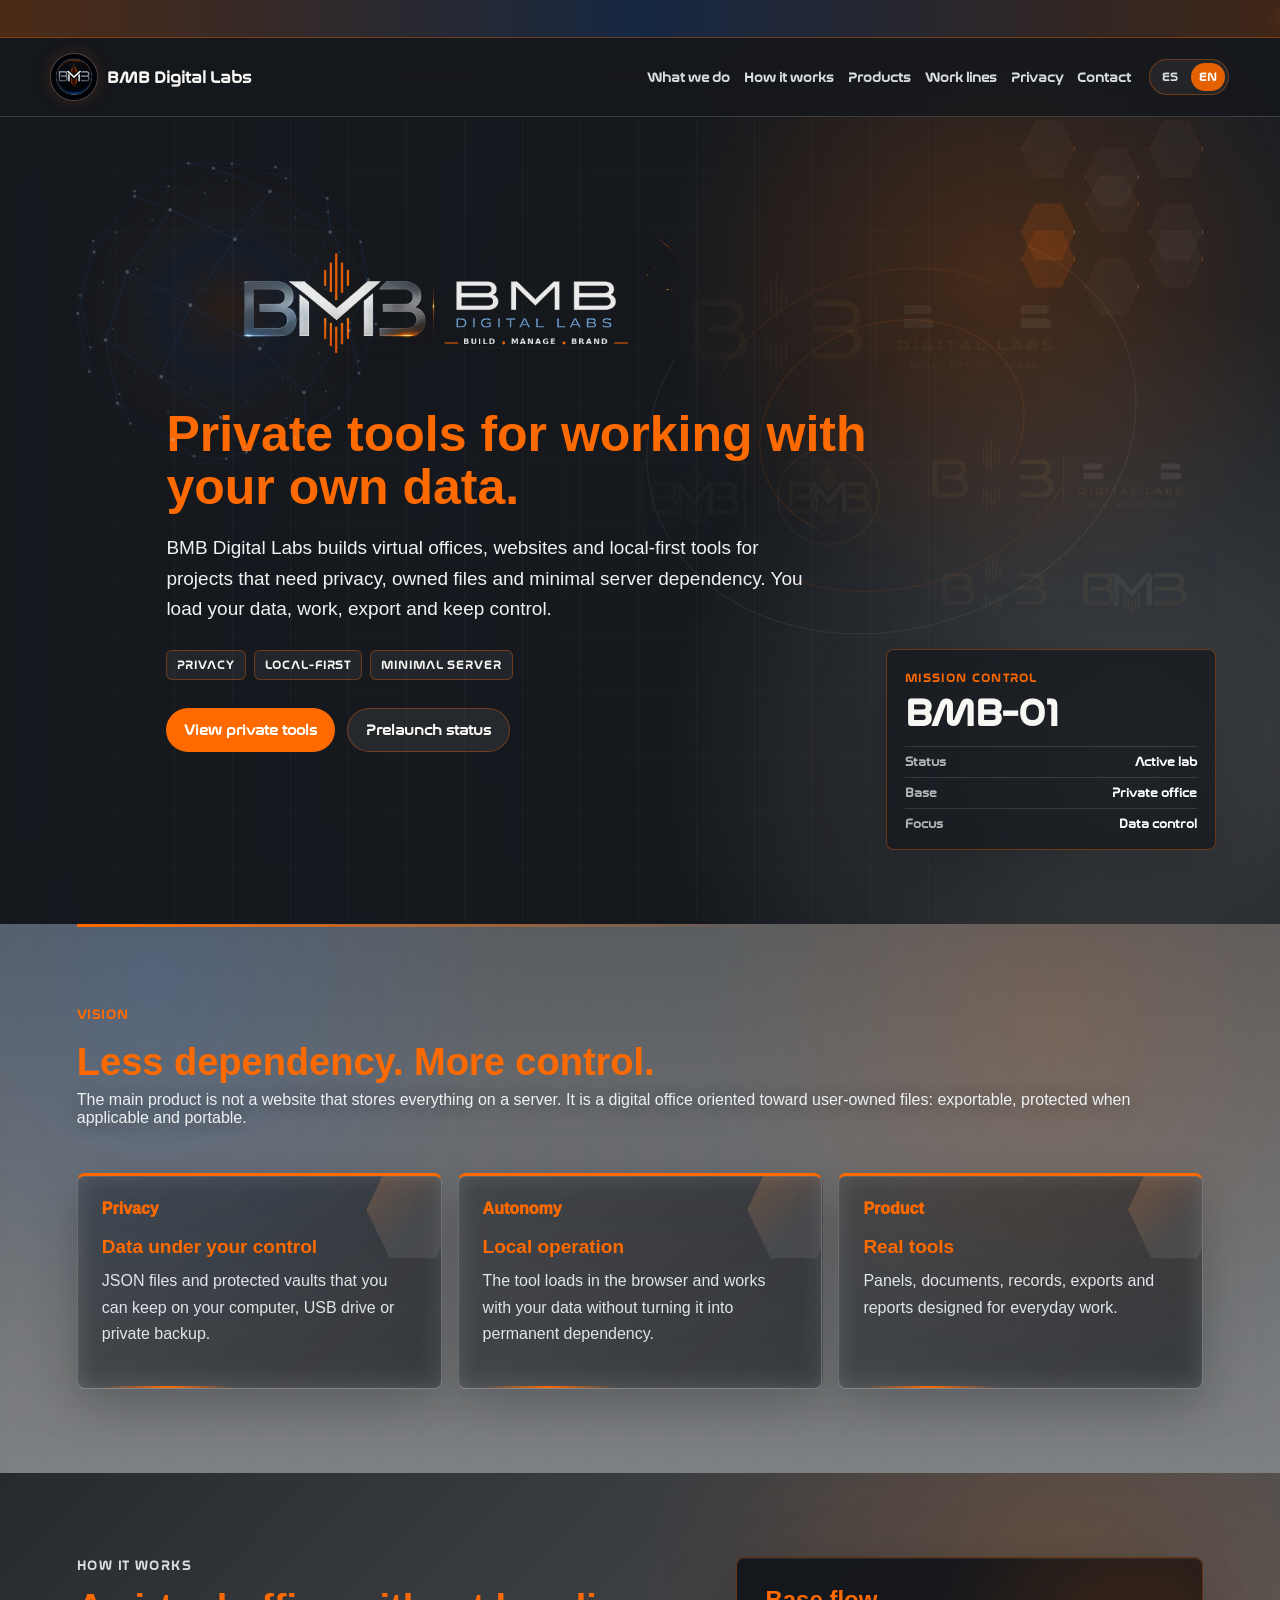
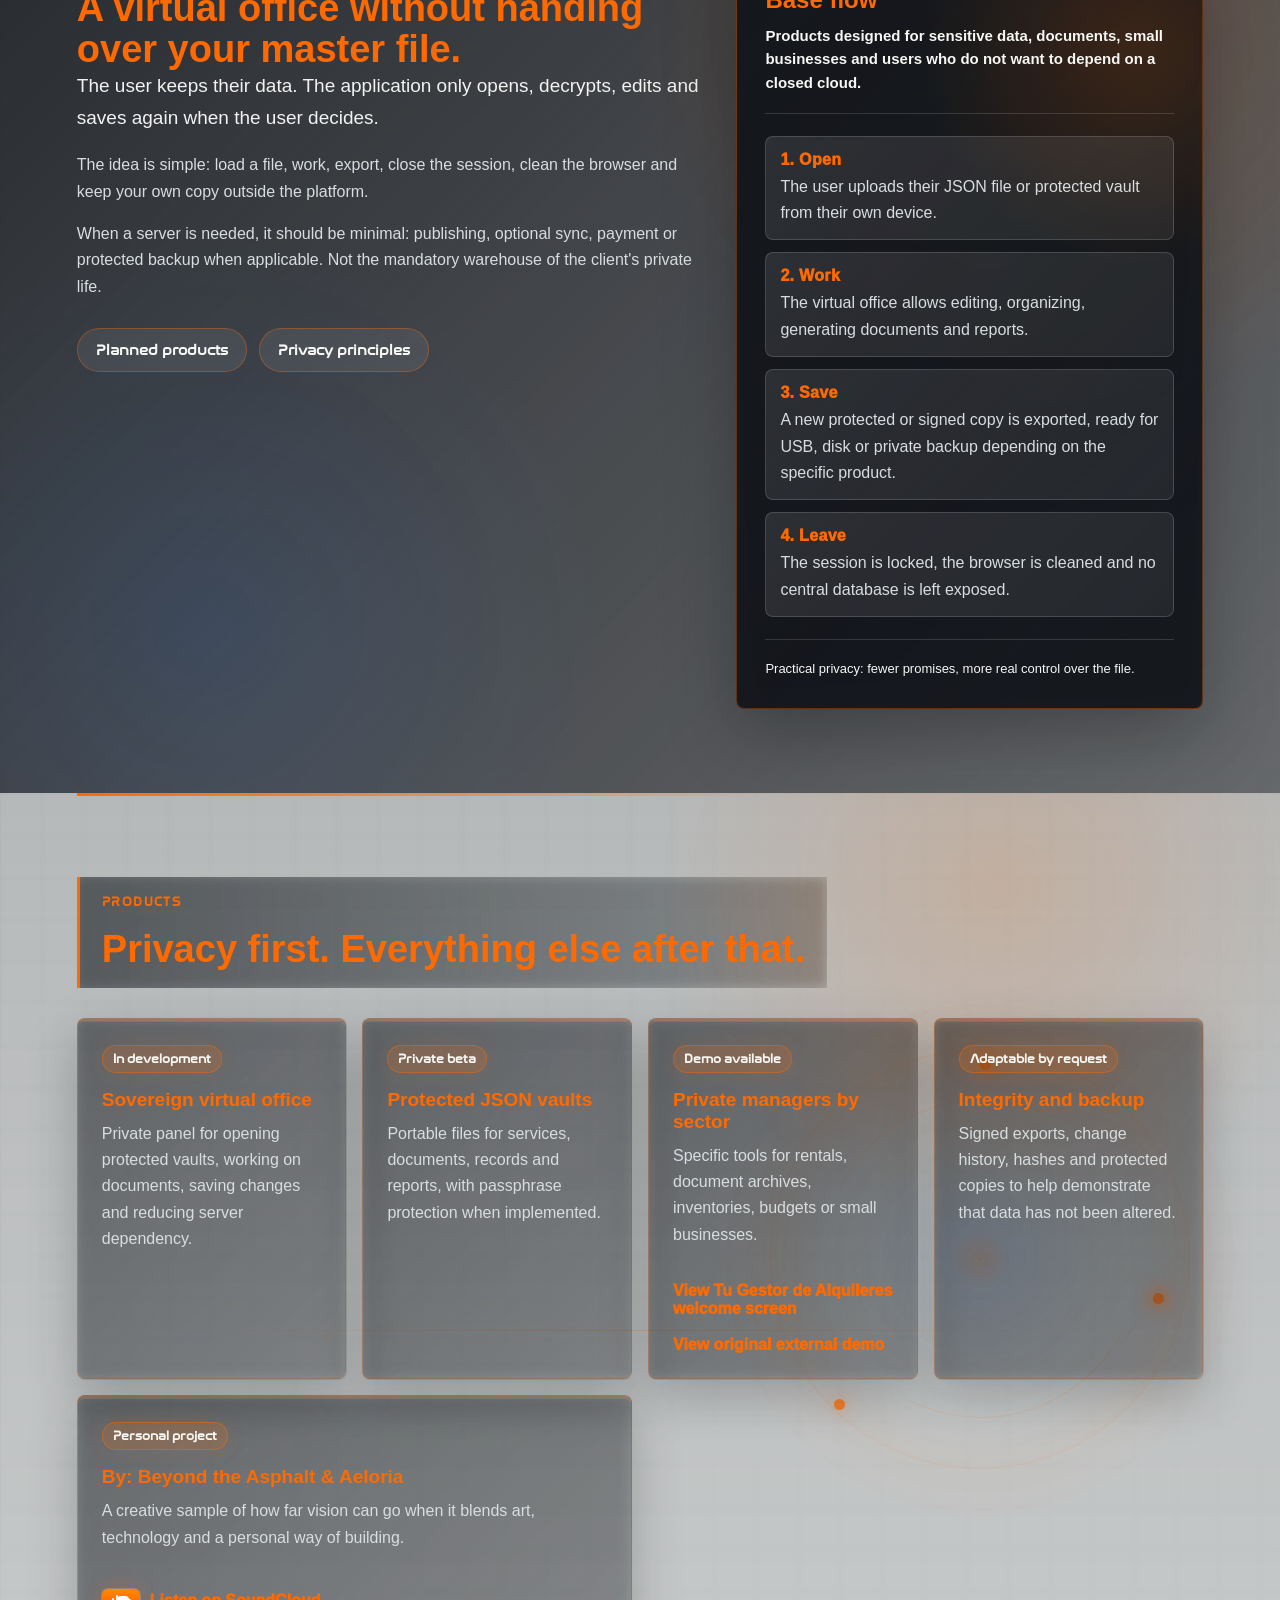
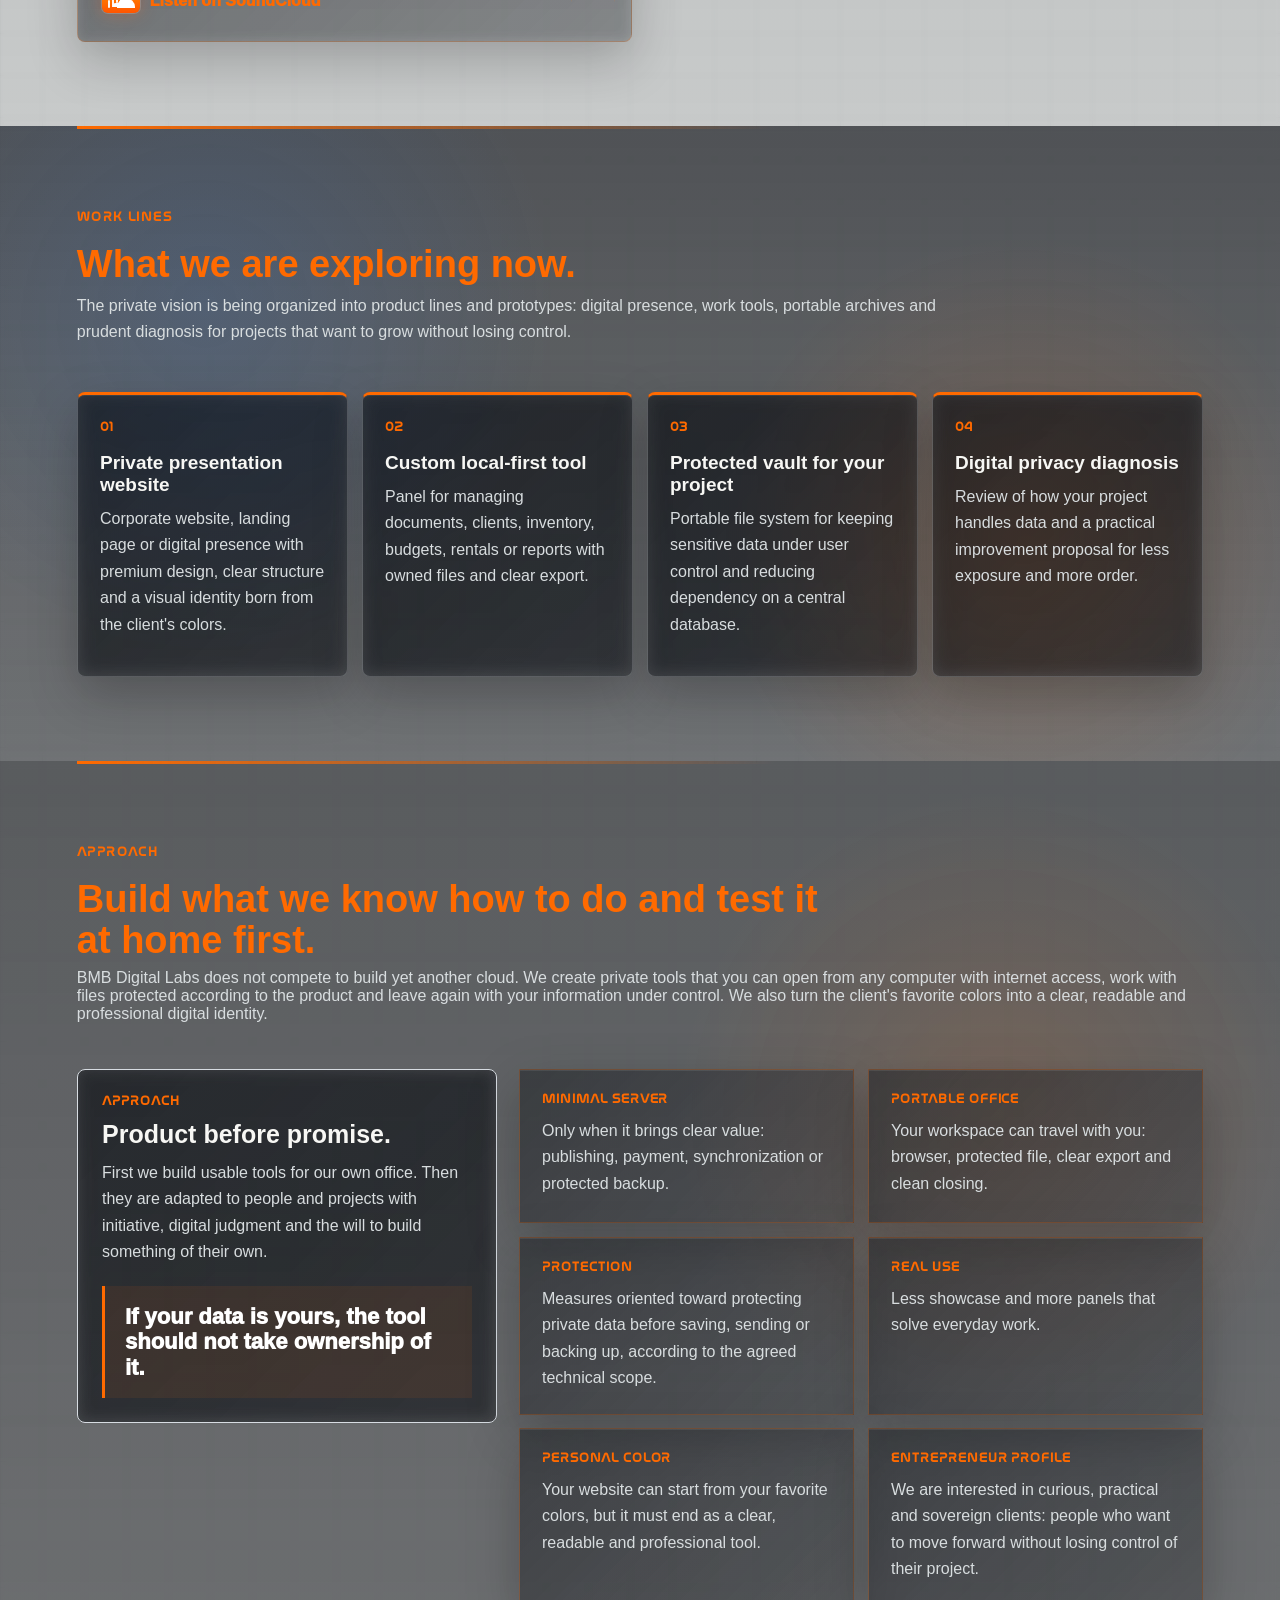
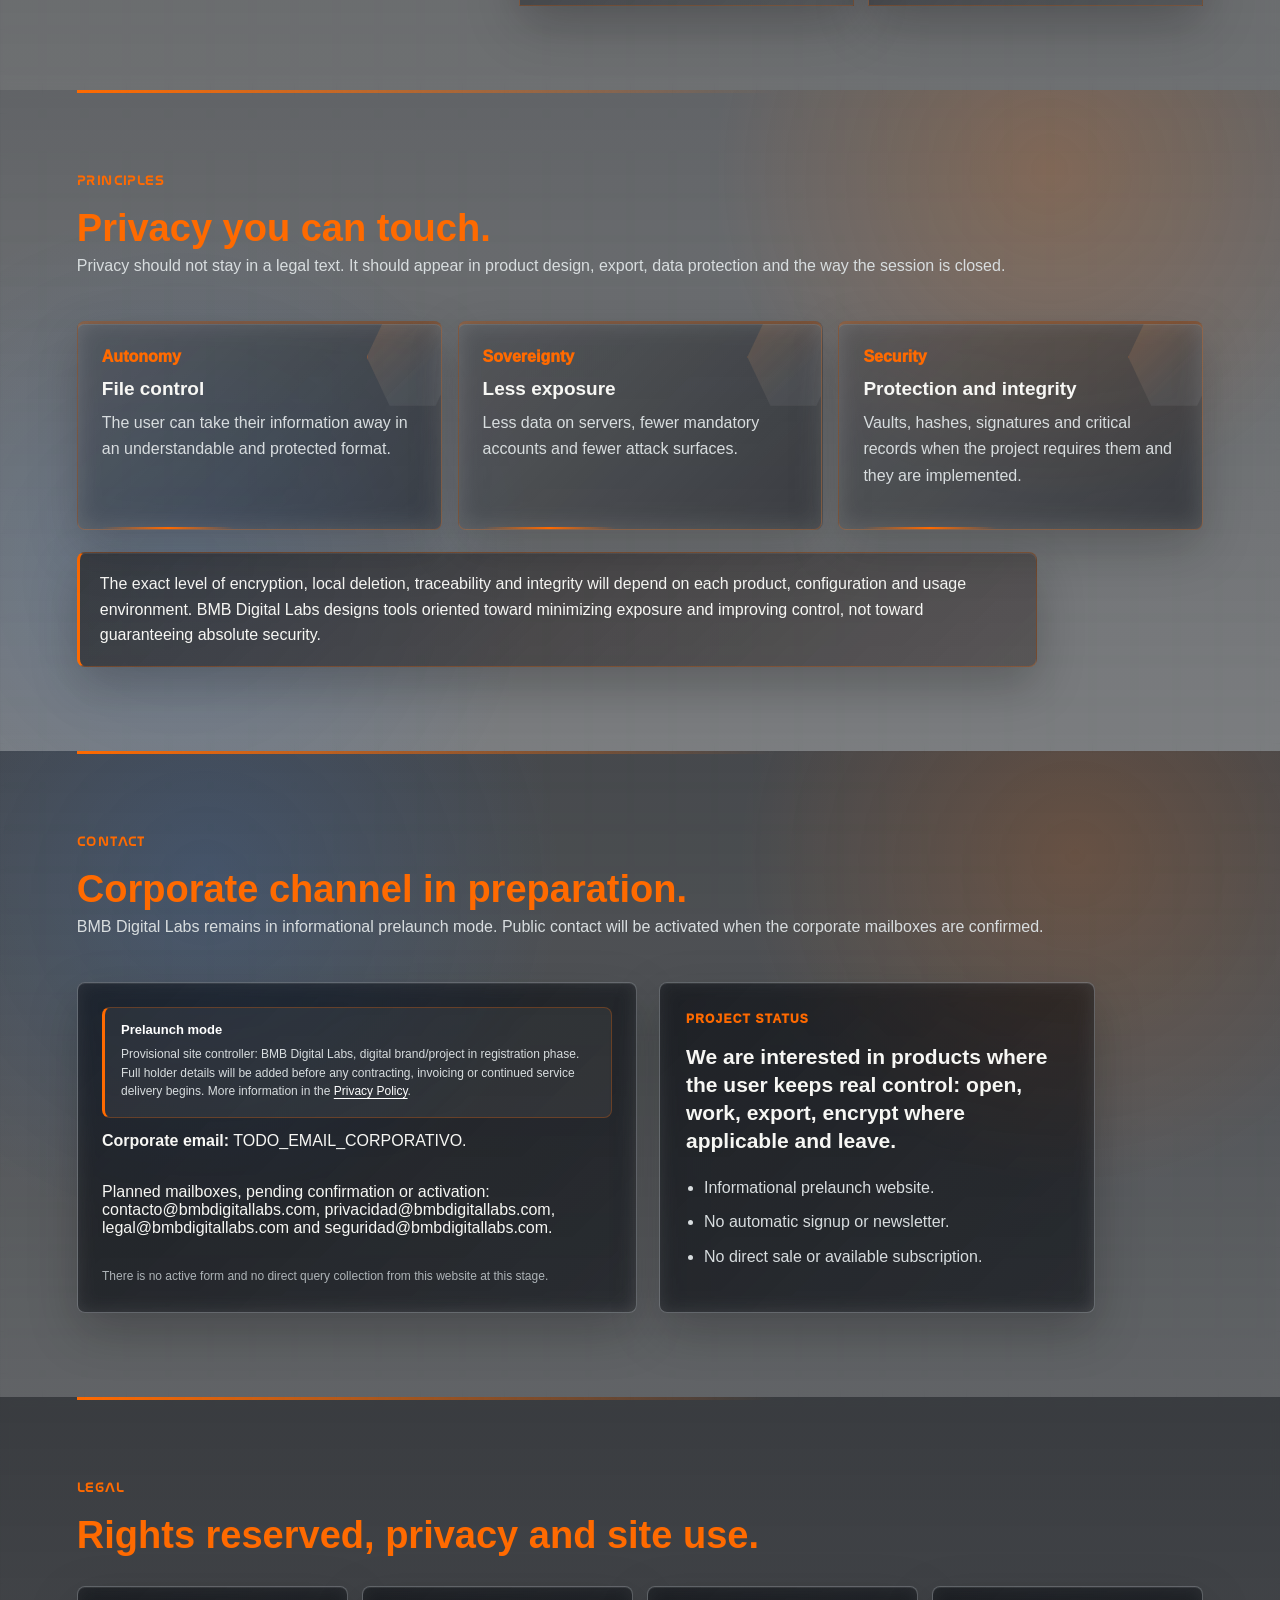
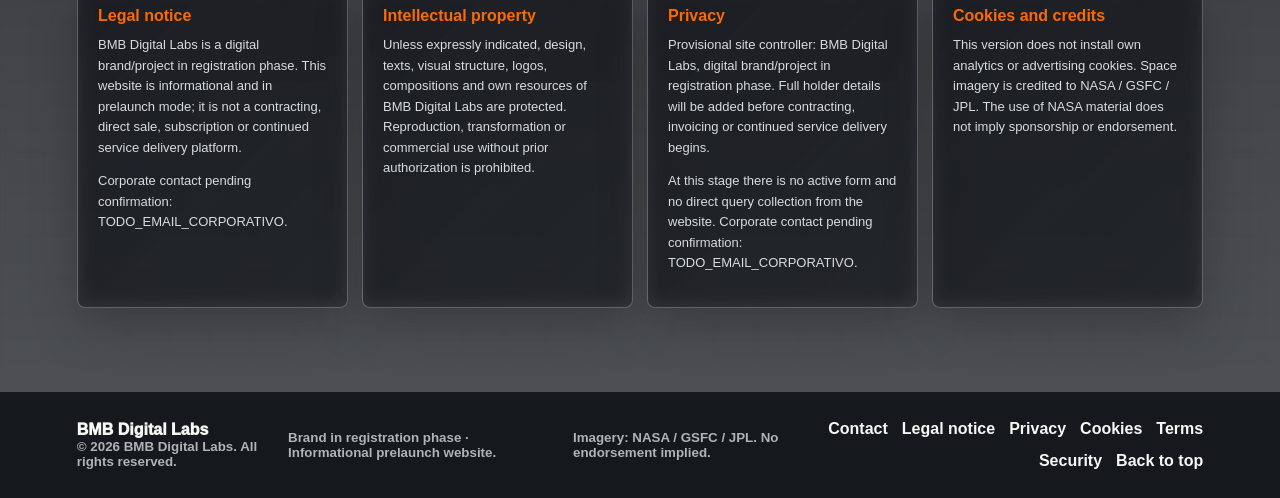
<file: en/index.html>
<!doctype html>
<html lang="en" translate="yes">
  <head>
    <meta charset="utf-8" />
    <meta name="viewport" content="width=device-width, initial-scale=1" />
    <title>BMB Digital Labs | Private tools and local-first websites</title>
    <meta
      name="description"
      content="BMB Digital Labs builds websites, virtual offices and local-first tools for working with your own files, practical privacy and minimal server dependency."
    />
    <link rel="canonical" href="https://www.bmbdigitallabs.com/en/" />
    <link rel="alternate" hreflang="es" href="https://www.bmbdigitallabs.com/" />
    <link rel="alternate" hreflang="en" href="https://www.bmbdigitallabs.com/en/" />
    <link rel="alternate" hreflang="x-default" href="https://www.bmbdigitallabs.com/" />
    <meta property="og:type" content="website" />
    <meta property="og:title" content="BMB Digital Labs | Private tools and local-first websites" />
    <meta property="og:description" content="Private digital products, web platforms and operational privacy with control, traceability and prudent design." />
    <meta property="og:url" content="https://www.bmbdigitallabs.com/en/" />
    <meta property="og:image" content="https://www.bmbdigitallabs.com/public/brand/bmb-logo-horizontal.png" />
    <meta name="twitter:card" content="summary_large_image" />
    <meta name="twitter:title" content="BMB Digital Labs | Private tools and local-first websites" />
    <meta name="twitter:description" content="Private digital products, web platforms and operational privacy with control, traceability and prudent design." />
    <meta name="twitter:image" content="https://www.bmbdigitallabs.com/public/brand/bmb-logo-horizontal.png" />
    <link rel="icon" href="../public/brand/bmb-logo-seal.png" />
    <link rel="manifest" href="../manifest.webmanifest" />
    <link rel="stylesheet" href="../src/styles.css?v=20260615-music-card-layout" />
  </head>
  <body>
    <div class="site-announcement" role="status" aria-label="Project status">
      <div class="announcement-track">
        <span>BMB Digital Labs is in test mode: we are exploring new ideas to bring more order to digital administrative work.</span>
        <span>We are building prudent tools to better serve people, projects and small businesses.</span>
        <span>Active prelaunch: privacy by design, less operational noise and more control over documents, data and processes.</span>
      </div>
    </div>
    <div class="cosmic-backdrop" aria-hidden="true">
      <div class="cosmic-stars"></div>
      <canvas class="network-canvas"></canvas>
      <img class="cosmic-earth" src="../public/nasa/earth-blue-marble-2012.jpg" alt="" />
      <img class="cosmic-surface" src="../public/nasa/earth-himalayas-flyover.jpg" alt="" />
      <img class="cosmic-mars" src="../public/nasa/mars-global-coverage.jpg" alt="" />
      <div class="cosmic-route"></div>
    </div>
    <header class="site-header" aria-label="Primary navigation">
      <a class="brand-link" href="#home" aria-label="BMB Digital Labs">
        <span class="brand-mark" aria-hidden="true">
          <img src="../public/brand/bmb-logo-seal.png" alt="" />
        </span>
        <span>BMB Digital Labs</span>
      </a>
      <div class="header-actions">
        <nav>
          <a href="#vision">What we do</a>
          <a href="#method">How it works</a>
          <a href="#products">Products</a>
          <a href="#services">Work lines</a>
          <a href="#legal">Privacy</a>
          <a href="#contact">Contact</a>
        </nav>
        <div class="language-switch" aria-label="Language selector">
          <a href="../" lang="es">ES</a>
          <a class="is-active" href="./" aria-current="page">EN</a>
        </div>
      </div>
    </header>

    <main>
      <section class="hero" id="home" aria-labelledby="hero-title">
        <img class="hero-media" src="../brand-candidates/bmb-logo-02.png" alt="BMB Digital Labs visual identity" />
        <div class="hero-shade" aria-hidden="true"></div>
        <div class="mission-grid" aria-hidden="true"></div>
        <div class="hero-content">
          <div class="hero-brand" aria-hidden="true">
            <canvas class="brand-orb-canvas"></canvas>
            <img src="../public/brand/bmb-logo-horizontal.png?v=20260531-corrected" alt="" />
          </div>
          <h1 id="hero-title">Private tools for working with your own data.</h1>
          <p>
            BMB Digital Labs builds virtual offices, websites and local-first tools for projects that need privacy, owned files and minimal server dependency. You load your data, work, export and keep control.
          </p>
          <div class="mission-strip" aria-label="Core capabilities">
            <span>PRIVACY</span>
            <span>LOCAL-FIRST</span>
            <span>MINIMAL SERVER</span>
          </div>
          <div class="hero-actions" aria-label="Main actions">
            <a class="primary-action" href="#products">View private tools</a>
            <a class="secondary-action" href="#legal">Prelaunch status</a>
          </div>
        </div>
        <aside class="mission-panel" aria-label="Mission status">
          <span>MISSION CONTROL</span>
          <strong>BMB-01</strong>
          <dl>
            <div><dt>Status</dt><dd>Active lab</dd></div>
            <div><dt>Base</dt><dd>Private office</dd></div>
            <div><dt>Focus</dt><dd>Data control</dd></div>
          </dl>
        </aside>
        <div class="hex-field" aria-hidden="true">
          <span></span><span></span><span></span><span></span><span></span>
          <span></span><span></span><span></span><span></span>
        </div>
        <div class="magnetic-field" aria-hidden="true">
          <span></span><span></span><span></span>
        </div>
      </section>

      <section class="intro-band" id="vision">
        <div class="section-heading">
          <p class="eyebrow">Vision</p>
          <h2>Less dependency. More control.</h2>
          <p>
            The main product is not a website that stores everything on a server. It is a digital office oriented toward user-owned files: exportable, protected when applicable and portable.
          </p>
        </div>
        <div class="principle-grid">
          <article>
            <i aria-hidden="true"></i>
            <span>Privacy</span>
            <h3>Data under your control</h3>
            <p>JSON files and protected vaults that you can keep on your computer, USB drive or private backup.</p>
            <b aria-hidden="true"></b>
          </article>
          <article>
            <i aria-hidden="true"></i>
            <span>Autonomy</span>
            <h3>Local operation</h3>
            <p>The tool loads in the browser and works with your data without turning it into permanent dependency.</p>
            <b aria-hidden="true"></b>
          </article>
          <article>
            <i aria-hidden="true"></i>
            <span>Product</span>
            <h3>Real tools</h3>
            <p>Panels, documents, records, exports and reports designed for everyday work.</p>
            <b aria-hidden="true"></b>
          </article>
        </div>
      </section>

      <section class="method-section" id="method">
        <div class="founder-copy">
          <p class="eyebrow">How it works</p>
          <h2>A virtual office without handing over your master file.</h2>
          <p class="lead">
            The user keeps their data. The application only opens, decrypts, edits and saves again when the user decides.
          </p>
          <p>
            The idea is simple: load a file, work, export, close the session, clean the browser and keep your own copy outside the platform.
          </p>
          <p>
            When a server is needed, it should be minimal: publishing, optional sync, payment or protected backup when applicable. Not the mandatory warehouse of the client's private life.
          </p>
          <div class="founder-links">
            <a href="#products">Planned products</a>
            <a href="#integrity">Privacy principles</a>
          </div>
        </div>
        <aside class="cv-panel" aria-label="Private workflow summary">
          <h3>Base flow</h3>
          <p class="cv-summary">
            Products designed for sensitive data, documents, small businesses and users who do not want to depend on a closed cloud.
          </p>
          <dl>
            <div>
              <dt>1. Open</dt>
              <dd>The user uploads their JSON file or protected vault from their own device.</dd>
            </div>
            <div>
              <dt>2. Work</dt>
              <dd>The virtual office allows editing, organizing, generating documents and reports.</dd>
            </div>
            <div>
              <dt>3. Save</dt>
              <dd>A new protected or signed copy is exported, ready for USB, disk or private backup depending on the specific product.</dd>
            </div>
            <div>
              <dt>4. Leave</dt>
              <dd>The session is locked, the browser is cleaned and no central database is left exposed.</dd>
            </div>
          </dl>
          <p class="cv-note">Practical privacy: fewer promises, more real control over the file.</p>
        </aside>
      </section>

      <section class="platform-section" id="products">
        <div class="ecosystem-orb" aria-hidden="true">
          <span></span><span></span><span></span>
        </div>
        <div class="section-heading">
          <p class="eyebrow">Products</p>
          <h2>Privacy first. Everything else after that.</h2>
        </div>
        <div class="platform-grid">
          <article>
            <span class="status-pill">In development</span>
            <h3>Sovereign virtual office</h3>
            <p>Private panel for opening protected vaults, working on documents, saving changes and reducing server dependency.</p>
          </article>
          <article>
            <span class="status-pill">Private beta</span>
            <h3>Protected JSON vaults</h3>
            <p>Portable files for services, documents, records and reports, with passphrase protection when implemented.</p>
          </article>
          <article>
            <span class="status-pill">Demo available</span>
            <h3>Private managers by sector</h3>
            <p>Specific tools for rentals, document archives, inventories, budgets or small businesses.</p>
            <a class="project-link" href="../proyectos/gestor-alquileres/">
              View Tu Gestor de Alquileres welcome screen
            </a>
            <a class="project-link" href="https://gestordealquileres.es/#/inicio" target="_blank" rel="noopener">
              View original external demo
            </a>
          </article>
          <article>
            <span class="status-pill">Adaptable by request</span>
            <h3>Integrity and backup</h3>
            <p>Signed exports, change history, hashes and protected copies to help demonstrate that data has not been altered.</p>
          </article>
          <article class="soundcloud-card">
            <span class="status-pill">Personal project</span>
            <h3>By: Beyond the Asphalt &amp; Aeloria</h3>
            <p>A creative sample of how far vision can go when it blends art, technology and a personal way of building.</p>
            <a class="project-link soundcloud-link" href="https://soundcloud.com/pau-bestard" target="_blank" rel="noopener">
              <span class="soundcloud-logo" aria-hidden="true"></span>
              <span>Listen on SoundCloud</span>
            </a>
          </article>
        </div>
      </section>

      <section class="services-section" id="services">
        <div class="section-heading">
          <p class="eyebrow">Work lines</p>
          <h2>What we are exploring now.</h2>
          <p>
            The private vision is being organized into product lines and prototypes: digital presence, work tools, portable archives and prudent diagnosis for projects that want to grow without losing control.
          </p>
        </div>
        <div class="offer-grid">
          <article>
            <span>01</span>
            <h3>Private presentation website</h3>
            <p>Corporate website, landing page or digital presence with premium design, clear structure and a visual identity born from the client's colors.</p>
          </article>
          <article>
            <span>02</span>
            <h3>Custom local-first tool</h3>
            <p>Panel for managing documents, clients, inventory, budgets, rentals or reports with owned files and clear export.</p>
          </article>
          <article>
            <span>03</span>
            <h3>Protected vault for your project</h3>
            <p>Portable file system for keeping sensitive data under user control and reducing dependency on a central database.</p>
          </article>
          <article>
            <span>04</span>
            <h3>Digital privacy diagnosis</h3>
            <p>Review of how your project handles data and a practical improvement proposal for less exposure and more order.</p>
          </article>
        </div>
      </section>

      <section class="billing-section" id="company">
        <div class="section-heading">
          <p class="eyebrow">Approach</p>
          <h2>Build what we know how to do and test it at home first.</h2>
          <p>
            BMB Digital Labs does not compete to build yet another cloud. We create private tools that you can open from any computer with internet access, work with files protected according to the product and leave again with your information under control. We also turn the client's favorite colors into a clear, readable and professional digital identity.
          </p>
        </div>
        <div class="service-layout">
          <article class="service-panel">
            <span>Approach</span>
            <h3>Product before promise.</h3>
            <p>
              First we build usable tools for our own office. Then they are adapted to people and projects with initiative, digital judgment and the will to build something of their own.
            </p>
            <blockquote>If your data is yours, the tool should not take ownership of it.</blockquote>
          </article>
          <div class="service-grid">
            <article>
              <span>Minimal server</span>
              <p>Only when it brings clear value: publishing, payment, synchronization or protected backup.</p>
            </article>
            <article>
              <span>Portable office</span>
              <p>Your workspace can travel with you: browser, protected file, clear export and clean closing.</p>
            </article>
            <article>
              <span>Protection</span>
              <p>Measures oriented toward protecting private data before saving, sending or backing up, according to the agreed technical scope.</p>
            </article>
            <article>
              <span>Real use</span>
              <p>Less showcase and more panels that solve everyday work.</p>
            </article>
            <article>
              <span>Personal color</span>
              <p>Your website can start from your favorite colors, but it must end as a clear, readable and professional tool.</p>
            </article>
            <article>
              <span>Entrepreneur profile</span>
              <p>We are interested in curious, practical and sovereign clients: people who want to move forward without losing control of their project.</p>
            </article>
          </div>
        </div>
      </section>

      <section class="integrity-section" id="integrity">
        <div class="section-heading">
          <p class="eyebrow">Principles</p>
          <h2>Privacy you can touch.</h2>
          <p>
            Privacy should not stay in a legal text. It should appear in product design, export, data protection and the way the session is closed.
          </p>
        </div>
        <div class="integrity-list">
          <article>
            <i aria-hidden="true"></i>
            <span>Autonomy</span>
            <h3>File control</h3>
            <p>The user can take their information away in an understandable and protected format.</p>
            <b aria-hidden="true"></b>
          </article>
          <article>
            <i aria-hidden="true"></i>
            <span>Sovereignty</span>
            <h3>Less exposure</h3>
            <p>Less data on servers, fewer mandatory accounts and fewer attack surfaces.</p>
            <b aria-hidden="true"></b>
          </article>
          <article>
            <i aria-hidden="true"></i>
            <span>Security</span>
            <h3>Protection and integrity</h3>
            <p>Vaults, hashes, signatures and critical records when the project requires them and they are implemented.</p>
            <b aria-hidden="true"></b>
          </article>
        </div>
        <p class="security-note">
          The exact level of encryption, local deletion, traceability and integrity will depend on each product, configuration and usage environment. BMB Digital Labs designs tools oriented toward minimizing exposure and improving control, not toward guaranteeing absolute security.
        </p>
      </section>

      <section class="contact-section" id="contact">
        <div class="section-heading">
          <p class="eyebrow">Contact</p>
          <h2>Corporate channel in preparation.</h2>
          <p>
            BMB Digital Labs remains in informational prelaunch mode. Public contact will be activated when the corporate mailboxes are confirmed.
          </p>
        </div>
        <div class="contact-layout">
          <div class="contact-form">
            <div class="privacy-layer">
              <strong>Prelaunch mode</strong>
              <p>Provisional site controller: BMB Digital Labs, digital brand/project in registration phase. Full holder details will be added before any contracting, invoicing or continued service delivery begins. More information in the <a href="./privacy/">Privacy Policy</a>.</p>
            </div>
            <p><strong>Corporate email:</strong> TODO_EMAIL_CORPORATIVO.</p>
            <p>Planned mailboxes, pending confirmation or activation: contacto@bmbdigitallabs.com, privacidad@bmbdigitallabs.com, legal@bmbdigitallabs.com and seguridad@bmbdigitallabs.com.</p>
            <p class="contact-mask">There is no active form and no direct query collection from this website at this stage.</p>
          </div>
          <aside class="contact-note">
            <span>Project status</span>
            <p>
              We are interested in products where the user keeps real control: open, work, export, encrypt where applicable and leave.
            </p>
            <ul>
              <li>Informational prelaunch website.</li>
              <li>No automatic signup or newsletter.</li>
              <li>No direct sale or available subscription.</li>
            </ul>
          </aside>
        </div>
      </section>

      <section class="legal-section" id="legal">
        <div class="section-heading">
          <p class="eyebrow">Legal</p>
          <h2>Rights reserved, privacy and site use.</h2>
        </div>
        <div class="legal-grid">
          <article>
            <h3>Legal notice</h3>
            <p>BMB Digital Labs is a digital brand/project in registration phase. This website is informational and in prelaunch mode; it is not a contracting, direct sale, subscription or continued service delivery platform.</p>
            <p>Corporate contact pending confirmation: TODO_EMAIL_CORPORATIVO.</p>
          </article>
          <article>
            <h3>Intellectual property</h3>
            <p>Unless expressly indicated, design, texts, visual structure, logos, compositions and own resources of BMB Digital Labs are protected. Reproduction, transformation or commercial use without prior authorization is prohibited.</p>
          </article>
          <article>
            <h3>Privacy</h3>
            <p>Provisional site controller: BMB Digital Labs, digital brand/project in registration phase. Full holder details will be added before contracting, invoicing or continued service delivery begins.</p>
            <p>At this stage there is no active form and no direct query collection from the website. Corporate contact pending confirmation: TODO_EMAIL_CORPORATIVO.</p>
          </article>
          <article>
            <h3>Cookies and credits</h3>
            <p>This version does not install own analytics or advertising cookies. Space imagery is credited to NASA / GSFC / JPL. The use of NASA material does not imply sponsorship or endorsement.</p>
          </article>
        </div>
      </section>
    </main>

    <footer class="site-footer">
      <div>
        <span>BMB Digital Labs</span>
        <small>© 2026 BMB Digital Labs. All rights reserved.</small>
      </div>
      <small>Brand in registration phase · Informational prelaunch website.</small>
      <small>Imagery: NASA / GSFC / JPL. No endorsement implied.</small>
      <nav aria-label="Legal links">
        <a href="#contact">Contact</a>
        <a href="./legal-notice/">Legal notice</a>
        <a href="./privacy/">Privacy</a>
        <a href="./cookies/">Cookies</a>
        <a href="./terms/">Terms</a>
        <a href="./security/">Security</a>
        <a href="#home">Back to top</a>
      </nav>
    </footer>

    <script src="../src/main.js?v=20260615-prelaunch"></script>
  </body>
</html>
</file>
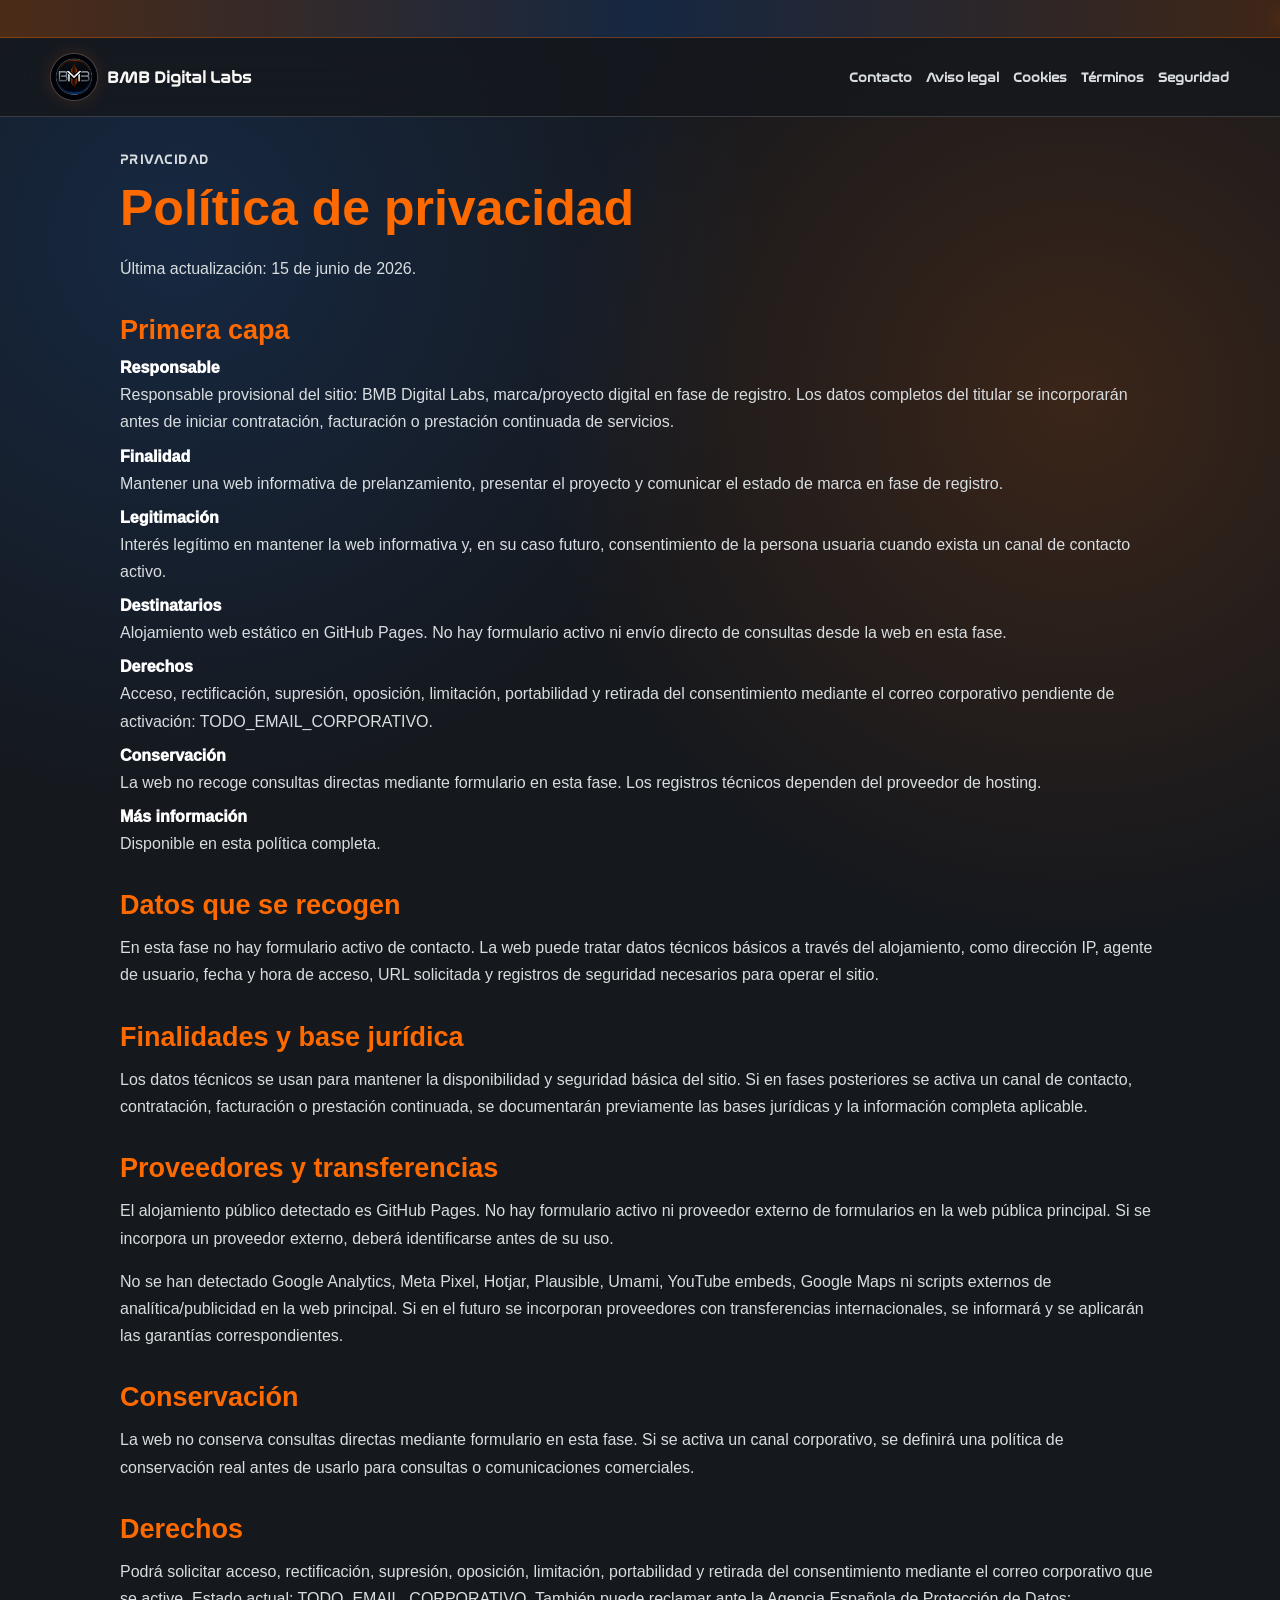
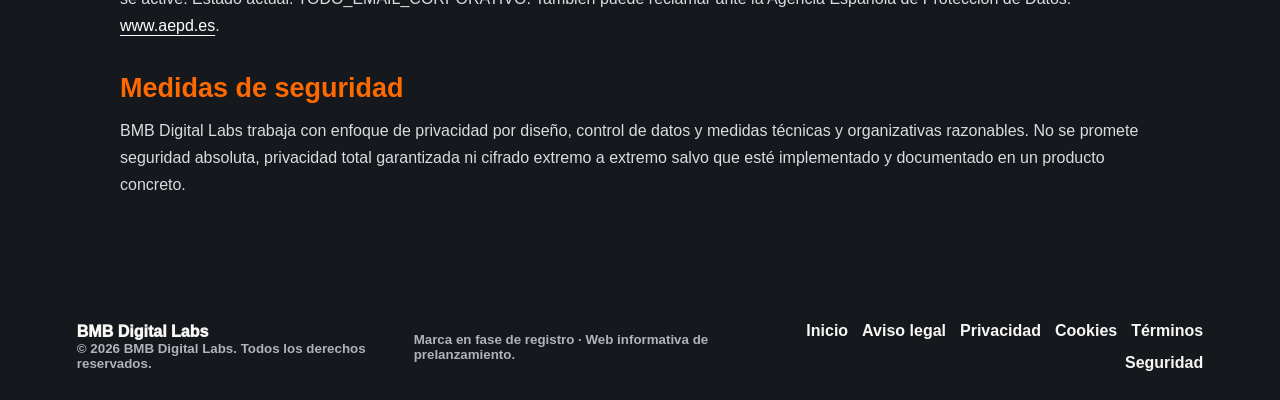
<file: privacidad/index.html>
<!doctype html>
<html lang="es">
  <head>
    <meta charset="utf-8" />
    <meta name="viewport" content="width=device-width, initial-scale=1" />
    <title>Política de privacidad | BMB Digital Labs</title>
    <meta name="description" content="Política de privacidad de BMB Digital Labs en lenguaje claro: responsable, finalidades, derechos, conservación y proveedores." />
    <link rel="canonical" href="https://www.bmbdigitallabs.com/privacidad/" />
    <link rel="alternate" hreflang="es" href="https://www.bmbdigitallabs.com/privacidad/" />
    <link rel="alternate" hreflang="en" href="https://www.bmbdigitallabs.com/en/privacy/" />
    <link rel="alternate" hreflang="x-default" href="https://www.bmbdigitallabs.com/privacidad/" />
    <link rel="icon" href="../public/brand/bmb-logo-seal.png" />
    <link rel="stylesheet" href="../src/styles.css?v=20260615-marquee-pause" />
  </head>
  <body class="legal-page">
    <div class="site-announcement" role="status" aria-label="Estado del proyecto">
      <div class="announcement-track">
        <span>BMB Digital Labs está en versión de pruebas y prelanzamiento.</span>
        <span>Estamos creando herramientas para mejorar el orden administrativo digital con privacidad y control.</span>
        <span>Antes de contratar o facturar se completarán los datos legales y fiscales correspondientes.</span>
      </div>
    </div>
    <header class="site-header" aria-label="Navegación principal">
      <a class="brand-link" href="../" aria-label="BMB Digital Labs">
        <span class="brand-mark" aria-hidden="true"><img src="../public/brand/bmb-logo-seal.png" alt="" /></span>
        <span>BMB Digital Labs</span>
      </a>
      <div class="header-actions">
        <nav>
          <a href="../#contacto">Contacto</a>
          <a href="../aviso-legal/">Aviso legal</a>
          <a href="../cookies/">Cookies</a>
          <a href="../terminos/">Términos</a>
          <a href="../seguridad/">Seguridad</a>
        </nav>
      </div>
    </header>
    <main class="legal-document">
      <header>
        <p class="eyebrow">Privacidad</p>
        <h1>Política de privacidad</h1>
        <p>Última actualización: 15 de junio de 2026.</p>
      </header>

      <h2>Primera capa</h2>
      <dl>
        <div><dt>Responsable</dt><dd>Responsable provisional del sitio: BMB Digital Labs, marca/proyecto digital en fase de registro. Los datos completos del titular se incorporarán antes de iniciar contratación, facturación o prestación continuada de servicios.</dd></div>
        <div><dt>Finalidad</dt><dd>Mantener una web informativa de prelanzamiento, presentar el proyecto y comunicar el estado de marca en fase de registro.</dd></div>
        <div><dt>Legitimación</dt><dd>Interés legítimo en mantener la web informativa y, en su caso futuro, consentimiento de la persona usuaria cuando exista un canal de contacto activo.</dd></div>
        <div><dt>Destinatarios</dt><dd>Alojamiento web estático en GitHub Pages. No hay formulario activo ni envío directo de consultas desde la web en esta fase.</dd></div>
        <div><dt>Derechos</dt><dd>Acceso, rectificación, supresión, oposición, limitación, portabilidad y retirada del consentimiento mediante el correo corporativo pendiente de activación: TODO_EMAIL_CORPORATIVO.</dd></div>
        <div><dt>Conservación</dt><dd>La web no recoge consultas directas mediante formulario en esta fase. Los registros técnicos dependen del proveedor de hosting.</dd></div>
        <div><dt>Más información</dt><dd>Disponible en esta política completa.</dd></div>
      </dl>

      <h2>Datos que se recogen</h2>
      <p>En esta fase no hay formulario activo de contacto. La web puede tratar datos técnicos básicos a través del alojamiento, como dirección IP, agente de usuario, fecha y hora de acceso, URL solicitada y registros de seguridad necesarios para operar el sitio.</p>

      <h2>Finalidades y base jurídica</h2>
      <p>Los datos técnicos se usan para mantener la disponibilidad y seguridad básica del sitio. Si en fases posteriores se activa un canal de contacto, contratación, facturación o prestación continuada, se documentarán previamente las bases jurídicas y la información completa aplicable.</p>

      <h2>Proveedores y transferencias</h2>
      <p>El alojamiento público detectado es GitHub Pages. No hay formulario activo ni proveedor externo de formularios en la web pública principal. Si se incorpora un proveedor externo, deberá identificarse antes de su uso.</p>
      <p>No se han detectado Google Analytics, Meta Pixel, Hotjar, Plausible, Umami, YouTube embeds, Google Maps ni scripts externos de analítica/publicidad en la web principal. Si en el futuro se incorporan proveedores con transferencias internacionales, se informará y se aplicarán las garantías correspondientes.</p>

      <h2>Conservación</h2>
      <p>La web no conserva consultas directas mediante formulario en esta fase. Si se activa un canal corporativo, se definirá una política de conservación real antes de usarlo para consultas o comunicaciones comerciales.</p>

      <h2>Derechos</h2>
      <p>Podrá solicitar acceso, rectificación, supresión, oposición, limitación, portabilidad y retirada del consentimiento mediante el correo corporativo que se active. Estado actual: TODO_EMAIL_CORPORATIVO. También puede reclamar ante la Agencia Española de Protección de Datos: <a href="https://www.aepd.es/" rel="noopener">www.aepd.es</a>.</p>

      <h2>Medidas de seguridad</h2>
      <p>BMB Digital Labs trabaja con enfoque de privacidad por diseño, control de datos y medidas técnicas y organizativas razonables. No se promete seguridad absoluta, privacidad total garantizada ni cifrado extremo a extremo salvo que esté implementado y documentado en un producto concreto.</p>
    </main>
    <footer class="site-footer">
      <div><span>BMB Digital Labs</span><small>© 2026 BMB Digital Labs. Todos los derechos reservados.</small></div>
      <small>Marca en fase de registro · Web informativa de prelanzamiento.</small>
      <nav aria-label="Enlaces legales">
        <a href="../">Inicio</a>
        <a href="../aviso-legal/">Aviso legal</a>
        <a href="../privacidad/">Privacidad</a>
        <a href="../cookies/">Cookies</a>
        <a href="../terminos/">Términos</a>
        <a href="../seguridad/">Seguridad</a>
      </nav>
    </footer>
  </body>
</html>
</file>
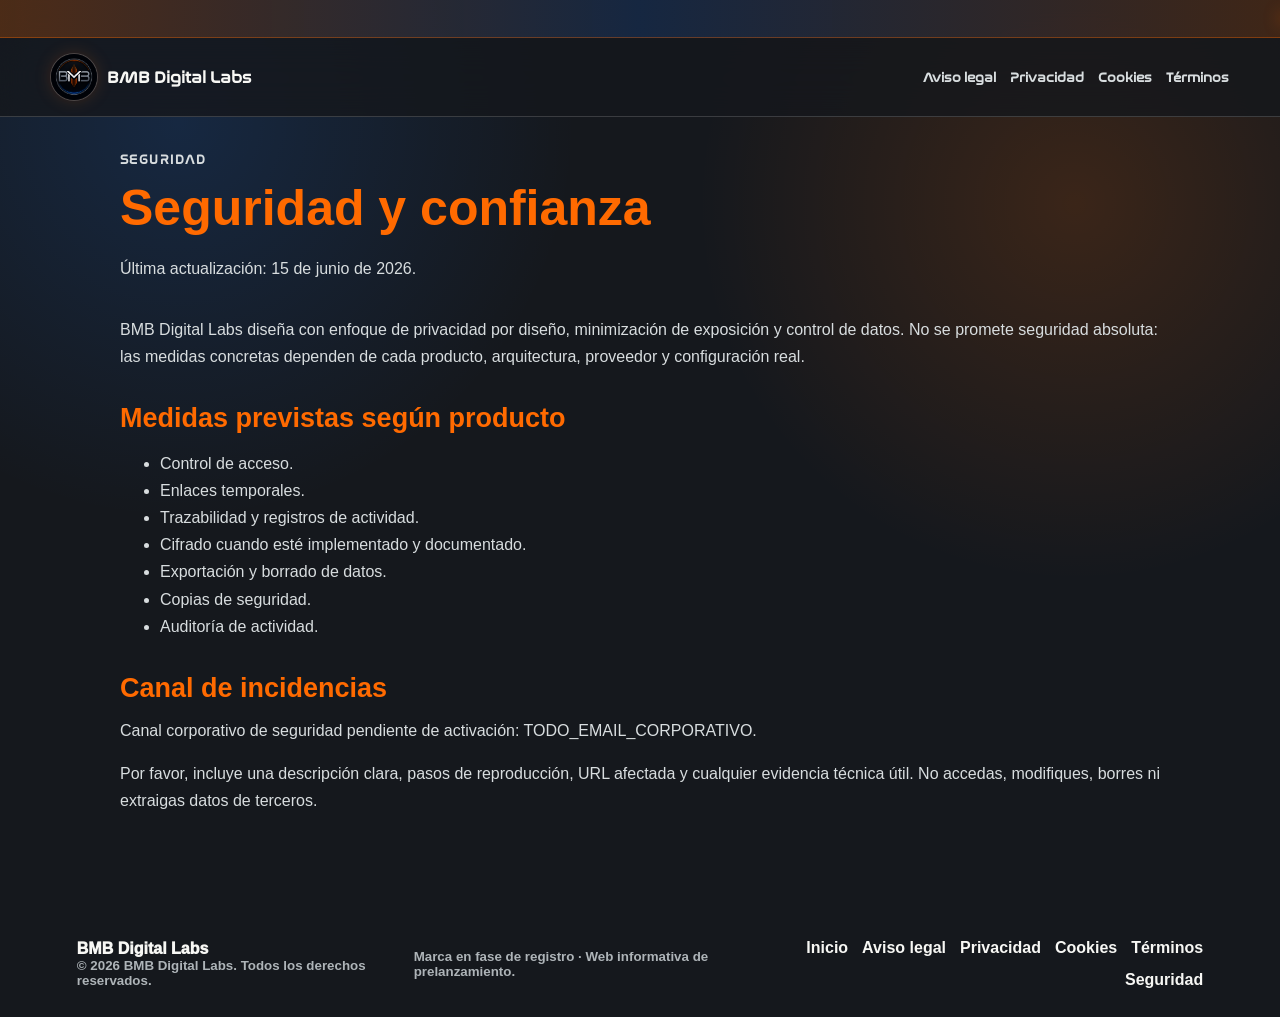
<file: seguridad/index.html>
<!doctype html>
<html lang="es">
  <head>
    <meta charset="utf-8" />
    <meta name="viewport" content="width=device-width, initial-scale=1" />
    <title>Seguridad y confianza | BMB Digital Labs</title>
    <meta name="description" content="Enfoque de seguridad y confianza de BMB Digital Labs: privacidad por diseño, límites prudentes y canal de incidencias." />
    <link rel="canonical" href="https://www.bmbdigitallabs.com/seguridad/" />
    <link rel="alternate" hreflang="es" href="https://www.bmbdigitallabs.com/seguridad/" />
    <link rel="alternate" hreflang="en" href="https://www.bmbdigitallabs.com/en/security/" />
    <link rel="alternate" hreflang="x-default" href="https://www.bmbdigitallabs.com/seguridad/" />
    <link rel="icon" href="../public/brand/bmb-logo-seal.png" />
    <link rel="stylesheet" href="../src/styles.css?v=20260615-marquee-pause" />
  </head>
  <body class="legal-page">
    <div class="site-announcement" role="status" aria-label="Estado del proyecto">
      <div class="announcement-track">
        <span>BMB Digital Labs está en versión de pruebas y prelanzamiento.</span>
        <span>Estamos creando herramientas para mejorar el orden administrativo digital con privacidad y control.</span>
        <span>Antes de contratar o facturar se completarán los datos legales y fiscales correspondientes.</span>
      </div>
    </div>
    <header class="site-header" aria-label="Navegación principal">
      <a class="brand-link" href="../" aria-label="BMB Digital Labs">
        <span class="brand-mark" aria-hidden="true"><img src="../public/brand/bmb-logo-seal.png" alt="" /></span>
        <span>BMB Digital Labs</span>
      </a>
      <div class="header-actions">
        <nav>
          <a href="../aviso-legal/">Aviso legal</a>
          <a href="../privacidad/">Privacidad</a>
          <a href="../cookies/">Cookies</a>
          <a href="../terminos/">Términos</a>
        </nav>
      </div>
    </header>
    <main class="legal-document">
      <header>
        <p class="eyebrow">Seguridad</p>
        <h1>Seguridad y confianza</h1>
        <p>Última actualización: 15 de junio de 2026.</p>
      </header>
      <p>BMB Digital Labs diseña con enfoque de privacidad por diseño, minimización de exposición y control de datos. No se promete seguridad absoluta: las medidas concretas dependen de cada producto, arquitectura, proveedor y configuración real.</p>
      <h2>Medidas previstas según producto</h2>
      <ul>
        <li>Control de acceso.</li>
        <li>Enlaces temporales.</li>
        <li>Trazabilidad y registros de actividad.</li>
        <li>Cifrado cuando esté implementado y documentado.</li>
        <li>Exportación y borrado de datos.</li>
        <li>Copias de seguridad.</li>
        <li>Auditoría de actividad.</li>
      </ul>
      <h2>Canal de incidencias</h2>
      <p>Canal corporativo de seguridad pendiente de activación: TODO_EMAIL_CORPORATIVO.</p>
      <p>Por favor, incluye una descripción clara, pasos de reproducción, URL afectada y cualquier evidencia técnica útil. No accedas, modifiques, borres ni extraigas datos de terceros.</p>
    </main>
    <footer class="site-footer">
      <div><span>BMB Digital Labs</span><small>© 2026 BMB Digital Labs. Todos los derechos reservados.</small></div>
      <small>Marca en fase de registro · Web informativa de prelanzamiento.</small>
      <nav aria-label="Enlaces legales">
        <a href="../">Inicio</a>
        <a href="../aviso-legal/">Aviso legal</a>
        <a href="../privacidad/">Privacidad</a>
        <a href="../cookies/">Cookies</a>
        <a href="../terminos/">Términos</a>
        <a href="../seguridad/">Seguridad</a>
      </nav>
    </footer>
  </body>
</html>
</file>
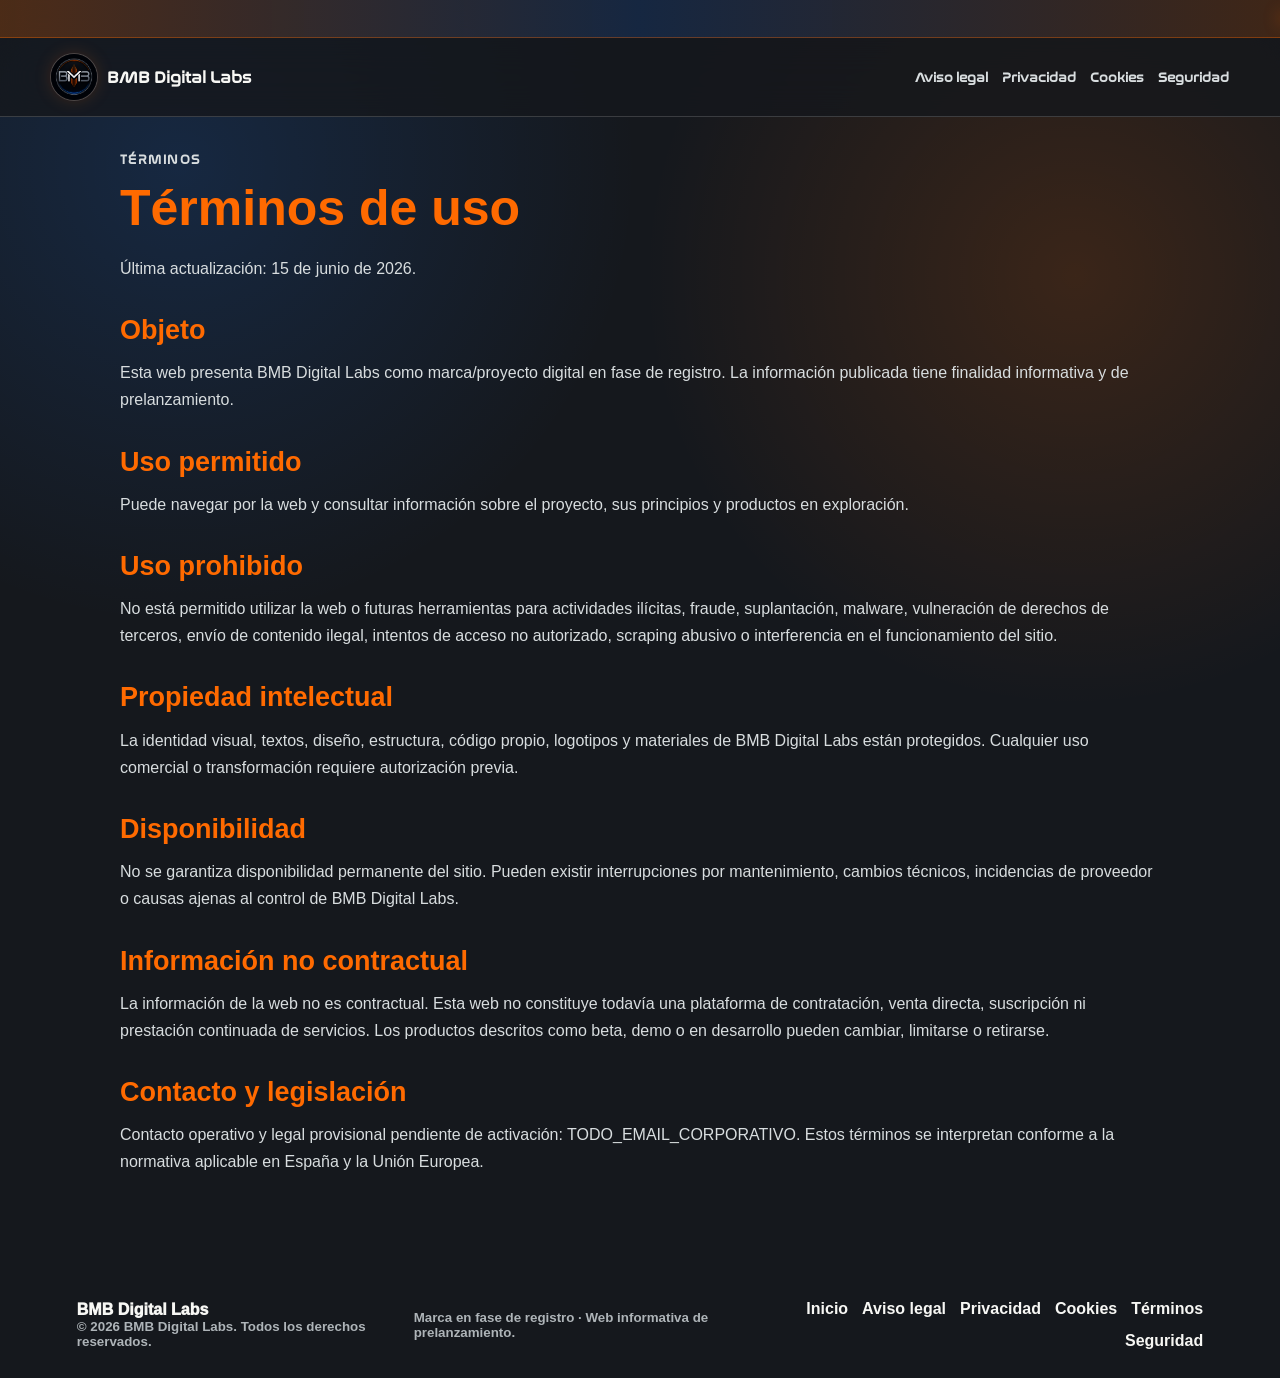
<file: terminos/index.html>
<!doctype html>
<html lang="es">
  <head>
    <meta charset="utf-8" />
    <meta name="viewport" content="width=device-width, initial-scale=1" />
    <title>Términos de uso | BMB Digital Labs</title>
    <meta name="description" content="Términos básicos de uso de la web de BMB Digital Labs." />
    <link rel="canonical" href="https://www.bmbdigitallabs.com/terminos/" />
    <link rel="alternate" hreflang="es" href="https://www.bmbdigitallabs.com/terminos/" />
    <link rel="alternate" hreflang="en" href="https://www.bmbdigitallabs.com/en/terms/" />
    <link rel="alternate" hreflang="x-default" href="https://www.bmbdigitallabs.com/terminos/" />
    <link rel="icon" href="../public/brand/bmb-logo-seal.png" />
    <link rel="stylesheet" href="../src/styles.css?v=20260615-marquee-pause" />
  </head>
  <body class="legal-page">
    <div class="site-announcement" role="status" aria-label="Estado del proyecto">
      <div class="announcement-track">
        <span>BMB Digital Labs está en versión de pruebas y prelanzamiento.</span>
        <span>Estamos creando herramientas para mejorar el orden administrativo digital con privacidad y control.</span>
        <span>Antes de contratar o facturar se completarán los datos legales y fiscales correspondientes.</span>
      </div>
    </div>
    <header class="site-header" aria-label="Navegación principal">
      <a class="brand-link" href="../" aria-label="BMB Digital Labs">
        <span class="brand-mark" aria-hidden="true"><img src="../public/brand/bmb-logo-seal.png" alt="" /></span>
        <span>BMB Digital Labs</span>
      </a>
      <div class="header-actions">
        <nav>
          <a href="../aviso-legal/">Aviso legal</a>
          <a href="../privacidad/">Privacidad</a>
          <a href="../cookies/">Cookies</a>
          <a href="../seguridad/">Seguridad</a>
        </nav>
      </div>
    </header>
    <main class="legal-document">
      <header>
        <p class="eyebrow">Términos</p>
        <h1>Términos de uso</h1>
        <p>Última actualización: 15 de junio de 2026.</p>
      </header>
      <h2>Objeto</h2>
      <p>Esta web presenta BMB Digital Labs como marca/proyecto digital en fase de registro. La información publicada tiene finalidad informativa y de prelanzamiento.</p>
      <h2>Uso permitido</h2>
      <p>Puede navegar por la web y consultar información sobre el proyecto, sus principios y productos en exploración.</p>
      <h2>Uso prohibido</h2>
      <p>No está permitido utilizar la web o futuras herramientas para actividades ilícitas, fraude, suplantación, malware, vulneración de derechos de terceros, envío de contenido ilegal, intentos de acceso no autorizado, scraping abusivo o interferencia en el funcionamiento del sitio.</p>
      <h2>Propiedad intelectual</h2>
      <p>La identidad visual, textos, diseño, estructura, código propio, logotipos y materiales de BMB Digital Labs están protegidos. Cualquier uso comercial o transformación requiere autorización previa.</p>
      <h2>Disponibilidad</h2>
      <p>No se garantiza disponibilidad permanente del sitio. Pueden existir interrupciones por mantenimiento, cambios técnicos, incidencias de proveedor o causas ajenas al control de BMB Digital Labs.</p>
      <h2>Información no contractual</h2>
      <p>La información de la web no es contractual. Esta web no constituye todavía una plataforma de contratación, venta directa, suscripción ni prestación continuada de servicios. Los productos descritos como beta, demo o en desarrollo pueden cambiar, limitarse o retirarse.</p>
      <h2>Contacto y legislación</h2>
      <p>Contacto operativo y legal provisional pendiente de activación: TODO_EMAIL_CORPORATIVO. Estos términos se interpretan conforme a la normativa aplicable en España y la Unión Europea.</p>
    </main>
    <footer class="site-footer">
      <div><span>BMB Digital Labs</span><small>© 2026 BMB Digital Labs. Todos los derechos reservados.</small></div>
      <small>Marca en fase de registro · Web informativa de prelanzamiento.</small>
      <nav aria-label="Enlaces legales">
        <a href="../">Inicio</a>
        <a href="../aviso-legal/">Aviso legal</a>
        <a href="../privacidad/">Privacidad</a>
        <a href="../cookies/">Cookies</a>
        <a href="../terminos/">Términos</a>
        <a href="../seguridad/">Seguridad</a>
      </nav>
    </footer>
  </body>
</html>
</file>
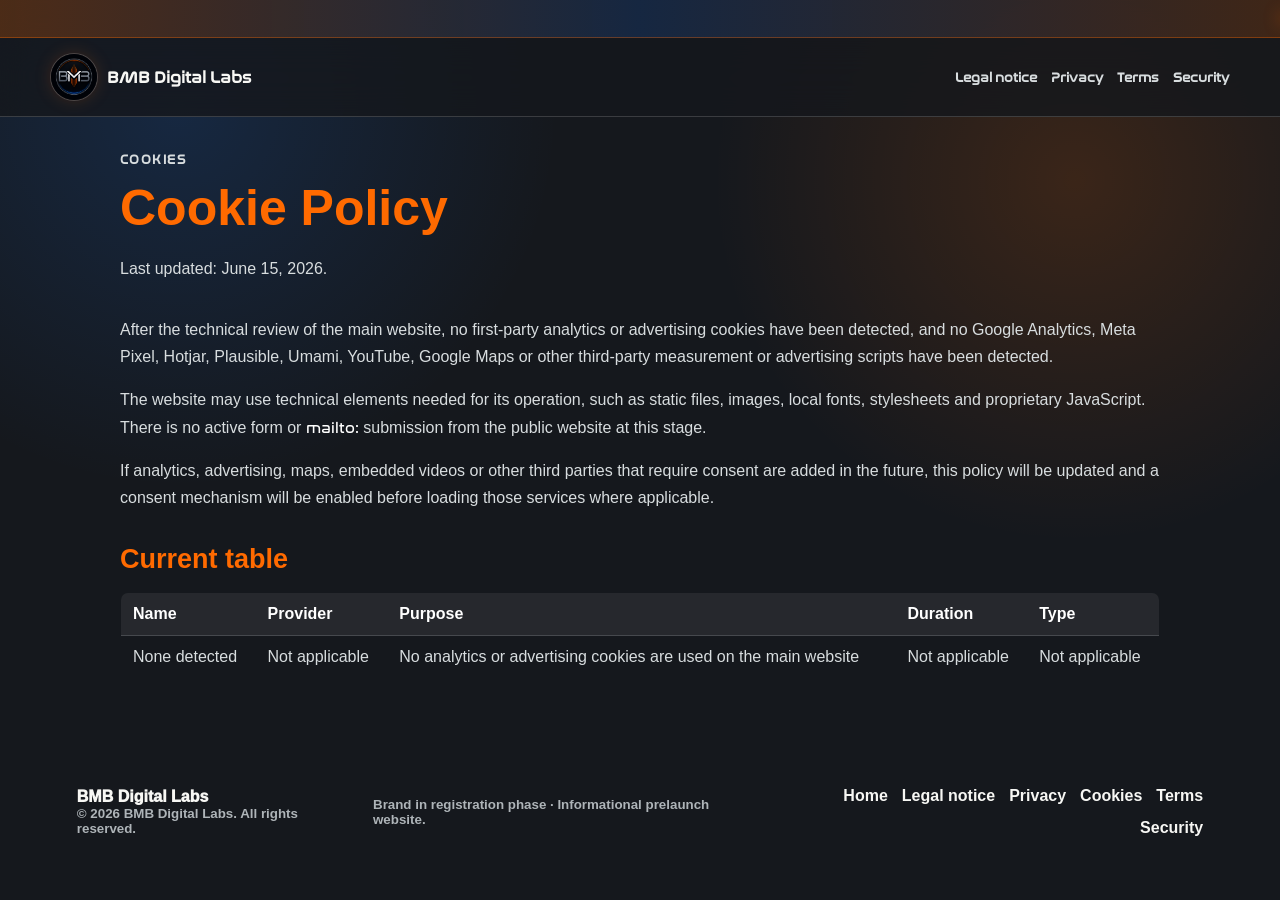
<file: en/cookies/index.html>
<!doctype html>
<html lang="en">
  <head>
    <meta charset="utf-8" />
    <meta name="viewport" content="width=device-width, initial-scale=1" />
    <title>Cookie Policy | BMB Digital Labs</title>
    <meta name="description" content="BMB Digital Labs cookie policy: current status with no analytics or advertising cookies detected." />
    <link rel="canonical" href="https://www.bmbdigitallabs.com/en/cookies/" />
    <link rel="alternate" hreflang="es" href="https://www.bmbdigitallabs.com/cookies/" />
    <link rel="alternate" hreflang="en" href="https://www.bmbdigitallabs.com/en/cookies/" />
    <link rel="alternate" hreflang="x-default" href="https://www.bmbdigitallabs.com/cookies/" />
    <link rel="icon" href="../../public/brand/bmb-logo-seal.png" />
    <link rel="stylesheet" href="../../src/styles.css?v=20260615-marquee-pause" />
  </head>
  <body class="legal-page">
    <div class="site-announcement" role="status" aria-label="Project status">
      <div class="announcement-track">
        <span>BMB Digital Labs is in testing and prelaunch mode.</span>
        <span>We are building tools to bring more order to digital administrative work with privacy and control.</span>
        <span>Before contracting or invoicing, the corresponding legal and tax details will be completed.</span>
      </div>
    </div>
    <header class="site-header" aria-label="Primary navigation">
      <a class="brand-link" href="../" aria-label="BMB Digital Labs">
        <span class="brand-mark" aria-hidden="true"><img src="../../public/brand/bmb-logo-seal.png" alt="" /></span>
        <span>BMB Digital Labs</span>
      </a>
      <div class="header-actions">
        <nav>
          <a href="../legal-notice/">Legal notice</a>
          <a href="../privacy/">Privacy</a>
          <a href="../terms/">Terms</a>
          <a href="../security/">Security</a>
        </nav>
      </div>
    </header>
    <main class="legal-document">
      <header>
        <p class="eyebrow">Cookies</p>
        <h1>Cookie Policy</h1>
        <p>Last updated: June 15, 2026.</p>
      </header>
      <p>After the technical review of the main website, no first-party analytics or advertising cookies have been detected, and no Google Analytics, Meta Pixel, Hotjar, Plausible, Umami, YouTube, Google Maps or other third-party measurement or advertising scripts have been detected.</p>
      <p>The website may use technical elements needed for its operation, such as static files, images, local fonts, stylesheets and proprietary JavaScript. There is no active form or <code>mailto:</code> submission from the public website at this stage.</p>
      <p>If analytics, advertising, maps, embedded videos or other third parties that require consent are added in the future, this policy will be updated and a consent mechanism will be enabled before loading those services where applicable.</p>

      <h2>Current table</h2>
      <table class="legal-table">
        <thead>
          <tr><th>Name</th><th>Provider</th><th>Purpose</th><th>Duration</th><th>Type</th></tr>
        </thead>
        <tbody>
          <tr><td>None detected</td><td>Not applicable</td><td>No analytics or advertising cookies are used on the main website</td><td>Not applicable</td><td>Not applicable</td></tr>
        </tbody>
      </table>
    </main>
    <footer class="site-footer">
      <div><span>BMB Digital Labs</span><small>© 2026 BMB Digital Labs. All rights reserved.</small></div>
      <small>Brand in registration phase · Informational prelaunch website.</small>
      <nav aria-label="Legal links">
        <a href="../">Home</a>
        <a href="../legal-notice/">Legal notice</a>
        <a href="../privacy/">Privacy</a>
        <a href="../cookies/">Cookies</a>
        <a href="../terms/">Terms</a>
        <a href="../security/">Security</a>
      </nav>
    </footer>
  </body>
</html>
</file>
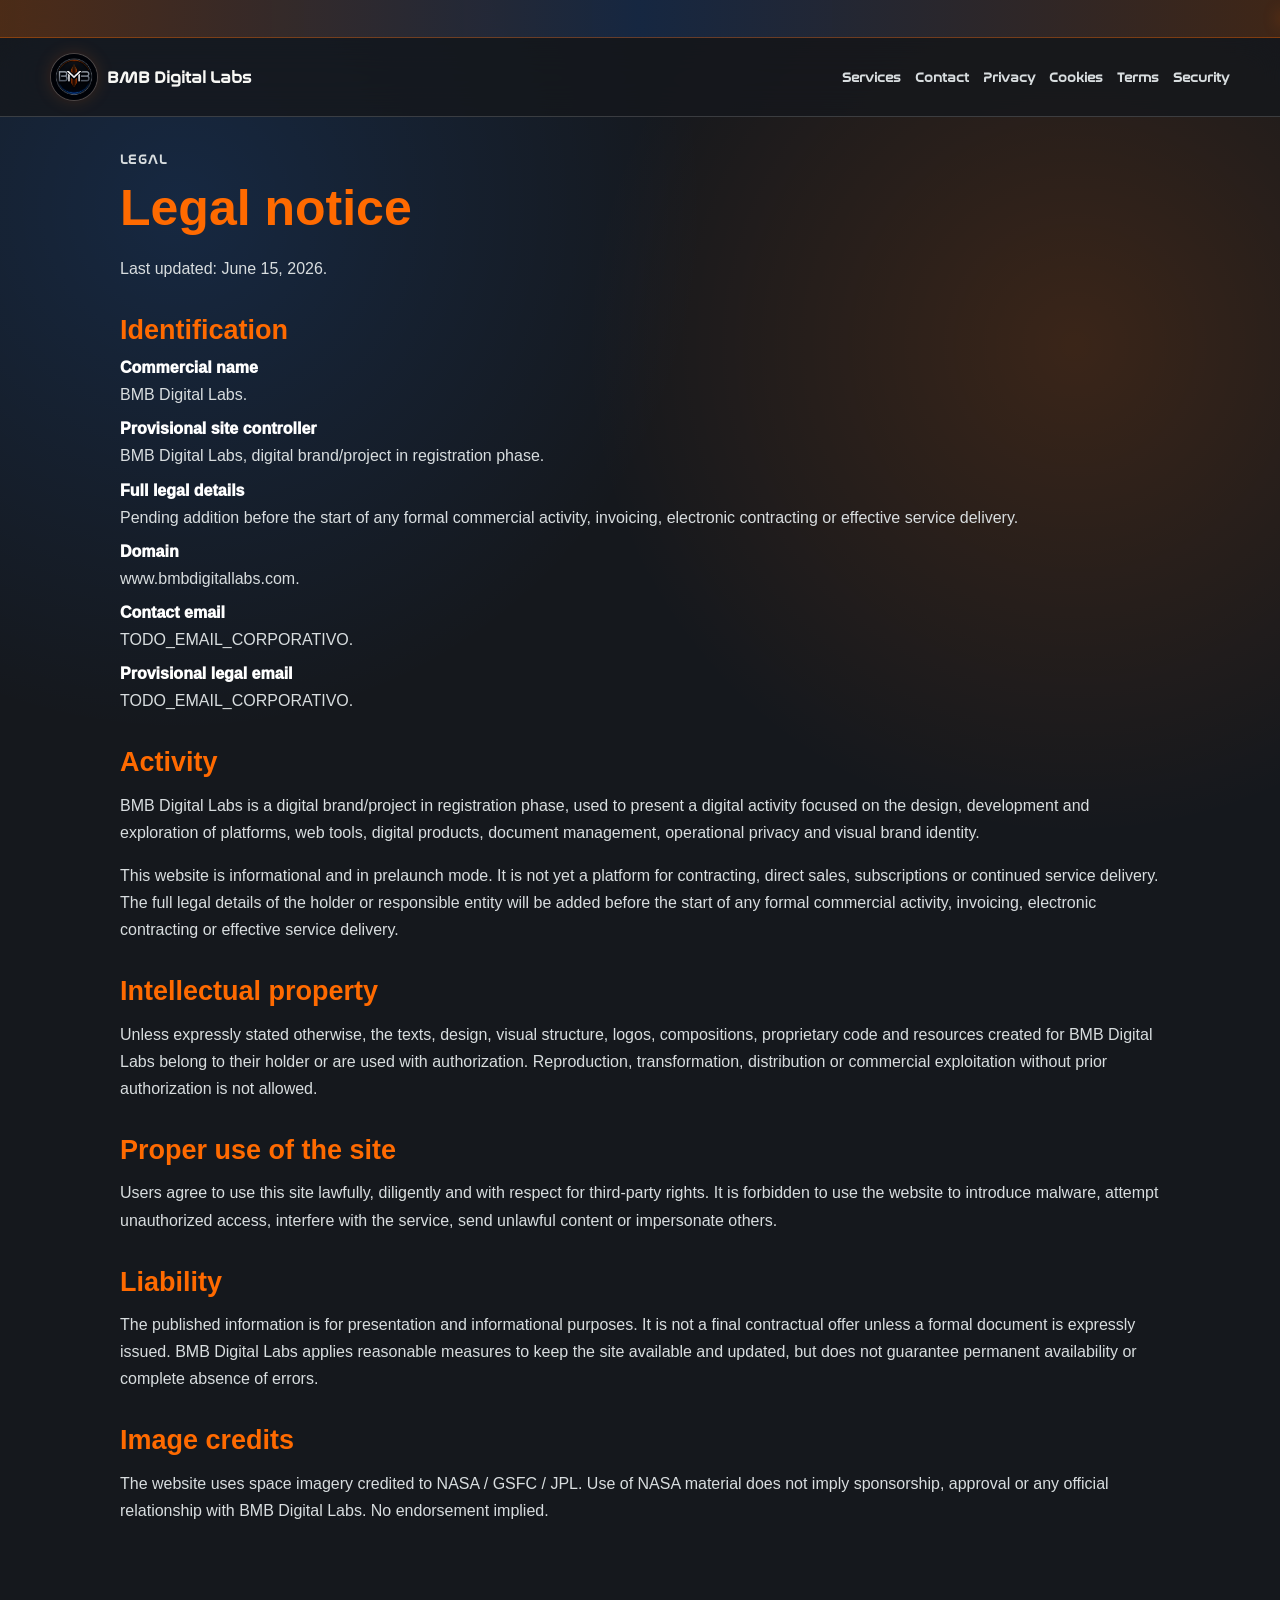
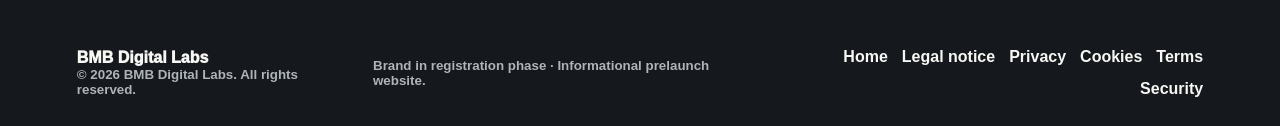
<file: en/legal-notice/index.html>
<!doctype html>
<html lang="en">
  <head>
    <meta charset="utf-8" />
    <meta name="viewport" content="width=device-width, initial-scale=1" />
    <title>Legal notice | BMB Digital Labs</title>
    <meta name="description" content="Legal notice for BMB Digital Labs: ownership, activity, intellectual property, site use and pending formal business details." />
    <link rel="canonical" href="https://www.bmbdigitallabs.com/en/legal-notice/" />
    <link rel="alternate" hreflang="es" href="https://www.bmbdigitallabs.com/aviso-legal/" />
    <link rel="alternate" hreflang="en" href="https://www.bmbdigitallabs.com/en/legal-notice/" />
    <link rel="alternate" hreflang="x-default" href="https://www.bmbdigitallabs.com/aviso-legal/" />
    <link rel="icon" href="../../public/brand/bmb-logo-seal.png" />
    <link rel="stylesheet" href="../../src/styles.css?v=20260615-marquee-pause" />
  </head>
  <body class="legal-page">
    <div class="site-announcement" role="status" aria-label="Project status">
      <div class="announcement-track">
        <span>BMB Digital Labs is in testing and prelaunch mode.</span>
        <span>We are building tools to bring more order to digital administrative work with privacy and control.</span>
        <span>Before contracting or invoicing, the corresponding legal and tax details will be completed.</span>
      </div>
    </div>
    <header class="site-header" aria-label="Primary navigation">
      <a class="brand-link" href="../" aria-label="BMB Digital Labs">
        <span class="brand-mark" aria-hidden="true"><img src="../../public/brand/bmb-logo-seal.png" alt="" /></span>
        <span>BMB Digital Labs</span>
      </a>
      <div class="header-actions">
        <nav>
          <a href="../#services">Services</a>
          <a href="../#contact">Contact</a>
          <a href="../privacy/">Privacy</a>
          <a href="../cookies/">Cookies</a>
          <a href="../terms/">Terms</a>
          <a href="../security/">Security</a>
        </nav>
      </div>
    </header>
    <main class="legal-document">
      <header>
        <p class="eyebrow">Legal</p>
        <h1>Legal notice</h1>
        <p>Last updated: June 15, 2026.</p>
      </header>

      <h2>Identification</h2>
      <dl>
        <div><dt>Commercial name</dt><dd>BMB Digital Labs.</dd></div>
        <div><dt>Provisional site controller</dt><dd>BMB Digital Labs, digital brand/project in registration phase.</dd></div>
        <div><dt>Full legal details</dt><dd>Pending addition before the start of any formal commercial activity, invoicing, electronic contracting or effective service delivery.</dd></div>
        <div><dt>Domain</dt><dd>www.bmbdigitallabs.com.</dd></div>
        <div><dt>Contact email</dt><dd>TODO_EMAIL_CORPORATIVO.</dd></div>
        <div><dt>Provisional legal email</dt><dd>TODO_EMAIL_CORPORATIVO.</dd></div>
      </dl>

      <h2>Activity</h2>
      <p>BMB Digital Labs is a digital brand/project in registration phase, used to present a digital activity focused on the design, development and exploration of platforms, web tools, digital products, document management, operational privacy and visual brand identity.</p>
      <p>This website is informational and in prelaunch mode. It is not yet a platform for contracting, direct sales, subscriptions or continued service delivery. The full legal details of the holder or responsible entity will be added before the start of any formal commercial activity, invoicing, electronic contracting or effective service delivery.</p>

      <h2>Intellectual property</h2>
      <p>Unless expressly stated otherwise, the texts, design, visual structure, logos, compositions, proprietary code and resources created for BMB Digital Labs belong to their holder or are used with authorization. Reproduction, transformation, distribution or commercial exploitation without prior authorization is not allowed.</p>

      <h2>Proper use of the site</h2>
      <p>Users agree to use this site lawfully, diligently and with respect for third-party rights. It is forbidden to use the website to introduce malware, attempt unauthorized access, interfere with the service, send unlawful content or impersonate others.</p>

      <h2>Liability</h2>
      <p>The published information is for presentation and informational purposes. It is not a final contractual offer unless a formal document is expressly issued. BMB Digital Labs applies reasonable measures to keep the site available and updated, but does not guarantee permanent availability or complete absence of errors.</p>

      <h2>Image credits</h2>
      <p>The website uses space imagery credited to NASA / GSFC / JPL. Use of NASA material does not imply sponsorship, approval or any official relationship with BMB Digital Labs. No endorsement implied.</p>
    </main>
    <footer class="site-footer">
      <div><span>BMB Digital Labs</span><small>© 2026 BMB Digital Labs. All rights reserved.</small></div>
      <small>Brand in registration phase · Informational prelaunch website.</small>
      <nav aria-label="Legal links">
        <a href="../">Home</a>
        <a href="../legal-notice/">Legal notice</a>
        <a href="../privacy/">Privacy</a>
        <a href="../cookies/">Cookies</a>
        <a href="../terms/">Terms</a>
        <a href="../security/">Security</a>
      </nav>
    </footer>
  </body>
</html>
</file>
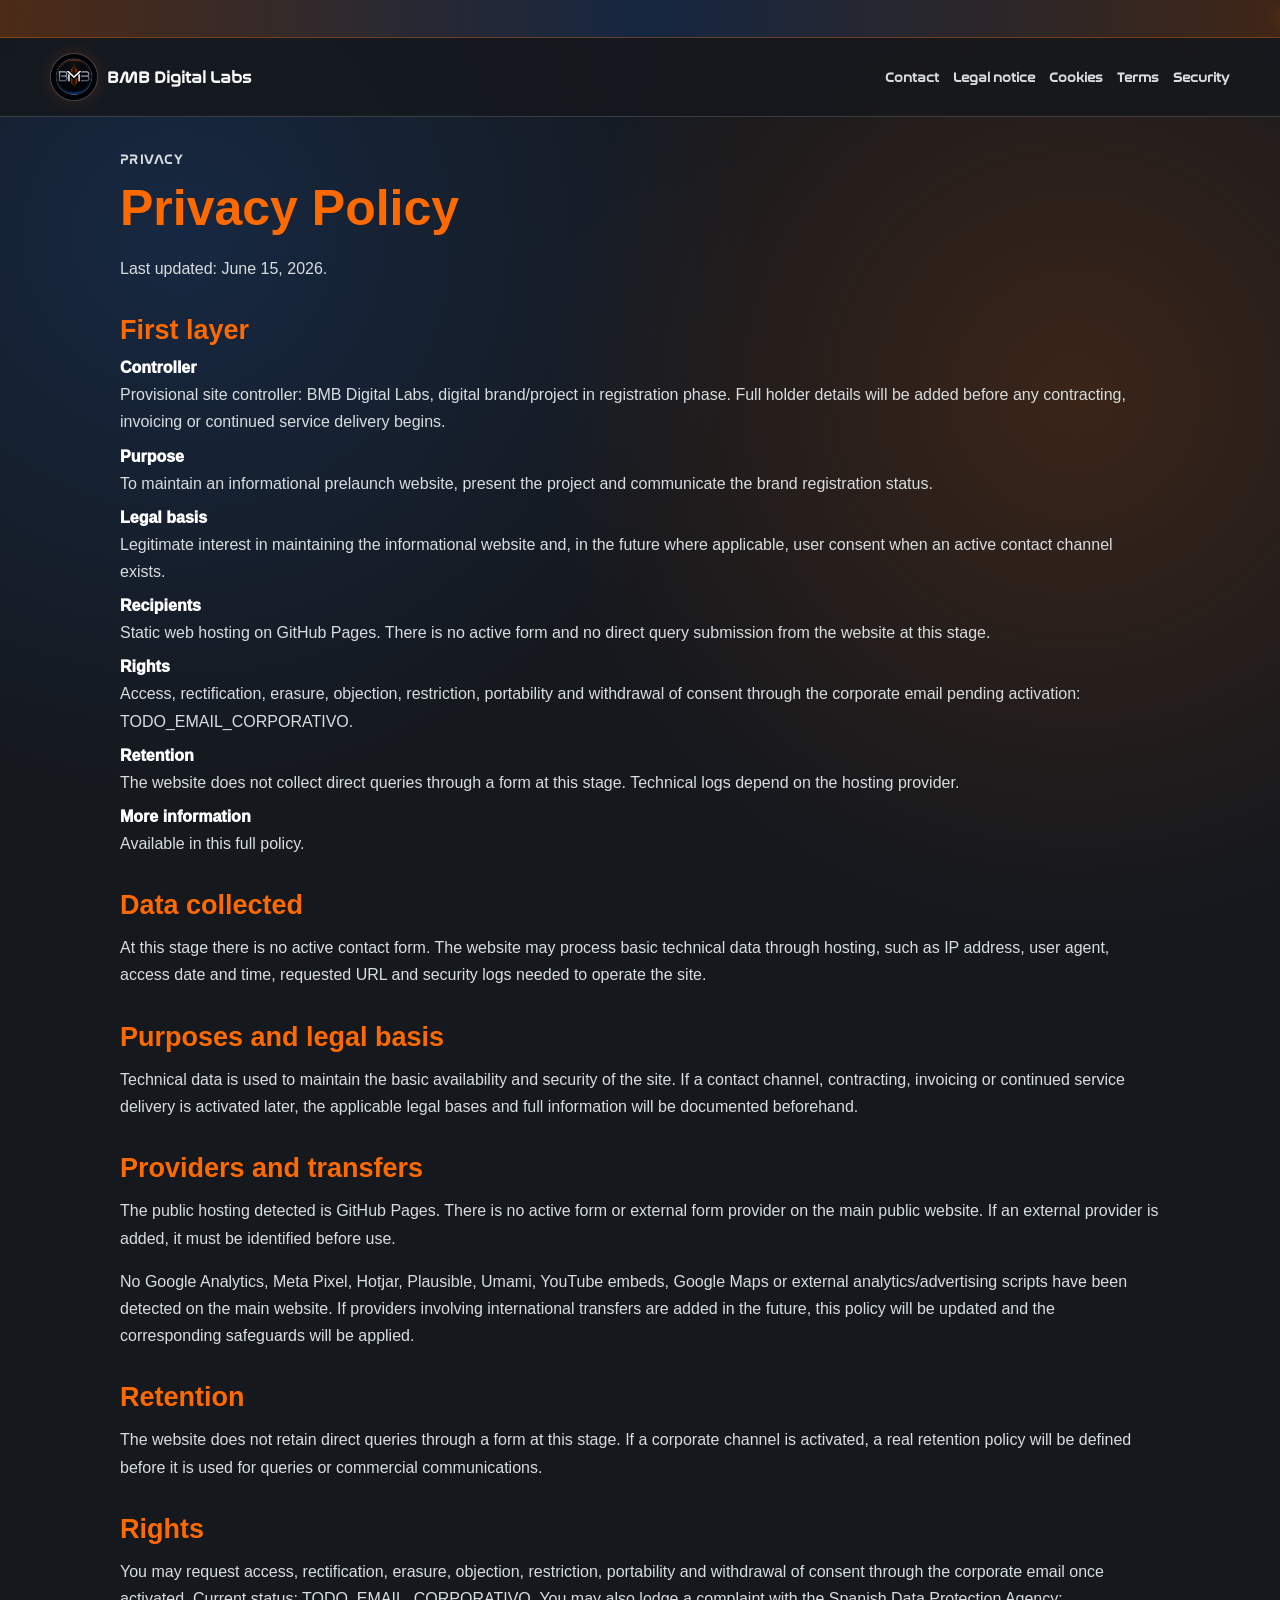
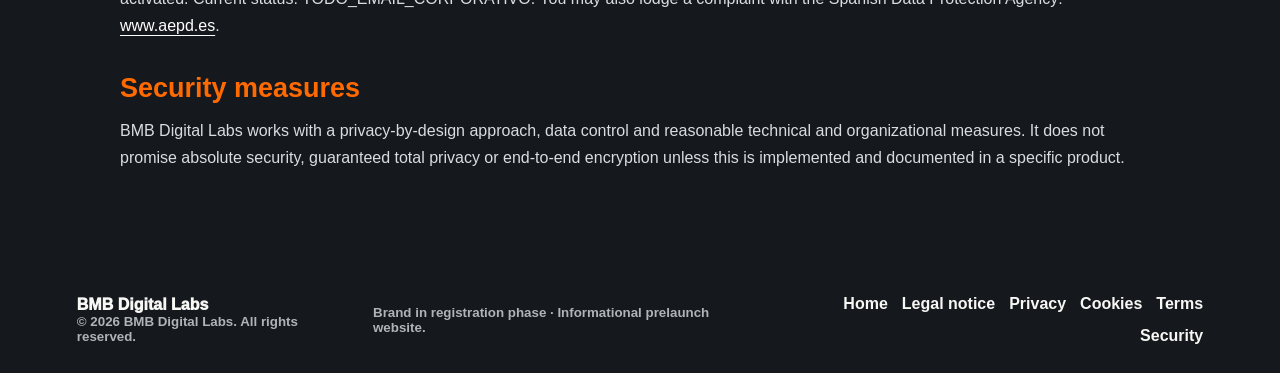
<file: en/privacy/index.html>
<!doctype html>
<html lang="en">
  <head>
    <meta charset="utf-8" />
    <meta name="viewport" content="width=device-width, initial-scale=1" />
    <title>Privacy Policy | BMB Digital Labs</title>
    <meta name="description" content="BMB Digital Labs privacy policy in clear language: controller, purposes, rights, retention and technical providers." />
    <link rel="canonical" href="https://www.bmbdigitallabs.com/en/privacy/" />
    <link rel="alternate" hreflang="es" href="https://www.bmbdigitallabs.com/privacidad/" />
    <link rel="alternate" hreflang="en" href="https://www.bmbdigitallabs.com/en/privacy/" />
    <link rel="alternate" hreflang="x-default" href="https://www.bmbdigitallabs.com/privacidad/" />
    <link rel="icon" href="../../public/brand/bmb-logo-seal.png" />
    <link rel="stylesheet" href="../../src/styles.css?v=20260615-marquee-pause" />
  </head>
  <body class="legal-page">
    <div class="site-announcement" role="status" aria-label="Project status">
      <div class="announcement-track">
        <span>BMB Digital Labs is in testing and prelaunch mode.</span>
        <span>We are building tools to bring more order to digital administrative work with privacy and control.</span>
        <span>Before contracting or invoicing, the corresponding legal and tax details will be completed.</span>
      </div>
    </div>
    <header class="site-header" aria-label="Primary navigation">
      <a class="brand-link" href="../" aria-label="BMB Digital Labs">
        <span class="brand-mark" aria-hidden="true"><img src="../../public/brand/bmb-logo-seal.png" alt="" /></span>
        <span>BMB Digital Labs</span>
      </a>
      <div class="header-actions">
        <nav>
          <a href="../#contact">Contact</a>
          <a href="../legal-notice/">Legal notice</a>
          <a href="../cookies/">Cookies</a>
          <a href="../terms/">Terms</a>
          <a href="../security/">Security</a>
        </nav>
      </div>
    </header>
    <main class="legal-document">
      <header>
        <p class="eyebrow">Privacy</p>
        <h1>Privacy Policy</h1>
        <p>Last updated: June 15, 2026.</p>
      </header>

      <h2>First layer</h2>
      <dl>
        <div><dt>Controller</dt><dd>Provisional site controller: BMB Digital Labs, digital brand/project in registration phase. Full holder details will be added before any contracting, invoicing or continued service delivery begins.</dd></div>
        <div><dt>Purpose</dt><dd>To maintain an informational prelaunch website, present the project and communicate the brand registration status.</dd></div>
        <div><dt>Legal basis</dt><dd>Legitimate interest in maintaining the informational website and, in the future where applicable, user consent when an active contact channel exists.</dd></div>
        <div><dt>Recipients</dt><dd>Static web hosting on GitHub Pages. There is no active form and no direct query submission from the website at this stage.</dd></div>
        <div><dt>Rights</dt><dd>Access, rectification, erasure, objection, restriction, portability and withdrawal of consent through the corporate email pending activation: TODO_EMAIL_CORPORATIVO.</dd></div>
        <div><dt>Retention</dt><dd>The website does not collect direct queries through a form at this stage. Technical logs depend on the hosting provider.</dd></div>
        <div><dt>More information</dt><dd>Available in this full policy.</dd></div>
      </dl>

      <h2>Data collected</h2>
      <p>At this stage there is no active contact form. The website may process basic technical data through hosting, such as IP address, user agent, access date and time, requested URL and security logs needed to operate the site.</p>

      <h2>Purposes and legal basis</h2>
      <p>Technical data is used to maintain the basic availability and security of the site. If a contact channel, contracting, invoicing or continued service delivery is activated later, the applicable legal bases and full information will be documented beforehand.</p>

      <h2>Providers and transfers</h2>
      <p>The public hosting detected is GitHub Pages. There is no active form or external form provider on the main public website. If an external provider is added, it must be identified before use.</p>
      <p>No Google Analytics, Meta Pixel, Hotjar, Plausible, Umami, YouTube embeds, Google Maps or external analytics/advertising scripts have been detected on the main website. If providers involving international transfers are added in the future, this policy will be updated and the corresponding safeguards will be applied.</p>

      <h2>Retention</h2>
      <p>The website does not retain direct queries through a form at this stage. If a corporate channel is activated, a real retention policy will be defined before it is used for queries or commercial communications.</p>

      <h2>Rights</h2>
      <p>You may request access, rectification, erasure, objection, restriction, portability and withdrawal of consent through the corporate email once activated. Current status: TODO_EMAIL_CORPORATIVO. You may also lodge a complaint with the Spanish Data Protection Agency: <a href="https://www.aepd.es/" rel="noopener">www.aepd.es</a>.</p>

      <h2>Security measures</h2>
      <p>BMB Digital Labs works with a privacy-by-design approach, data control and reasonable technical and organizational measures. It does not promise absolute security, guaranteed total privacy or end-to-end encryption unless this is implemented and documented in a specific product.</p>
    </main>
    <footer class="site-footer">
      <div><span>BMB Digital Labs</span><small>© 2026 BMB Digital Labs. All rights reserved.</small></div>
      <small>Brand in registration phase · Informational prelaunch website.</small>
      <nav aria-label="Legal links">
        <a href="../">Home</a>
        <a href="../legal-notice/">Legal notice</a>
        <a href="../privacy/">Privacy</a>
        <a href="../cookies/">Cookies</a>
        <a href="../terms/">Terms</a>
        <a href="../security/">Security</a>
      </nav>
    </footer>
  </body>
</html>
</file>
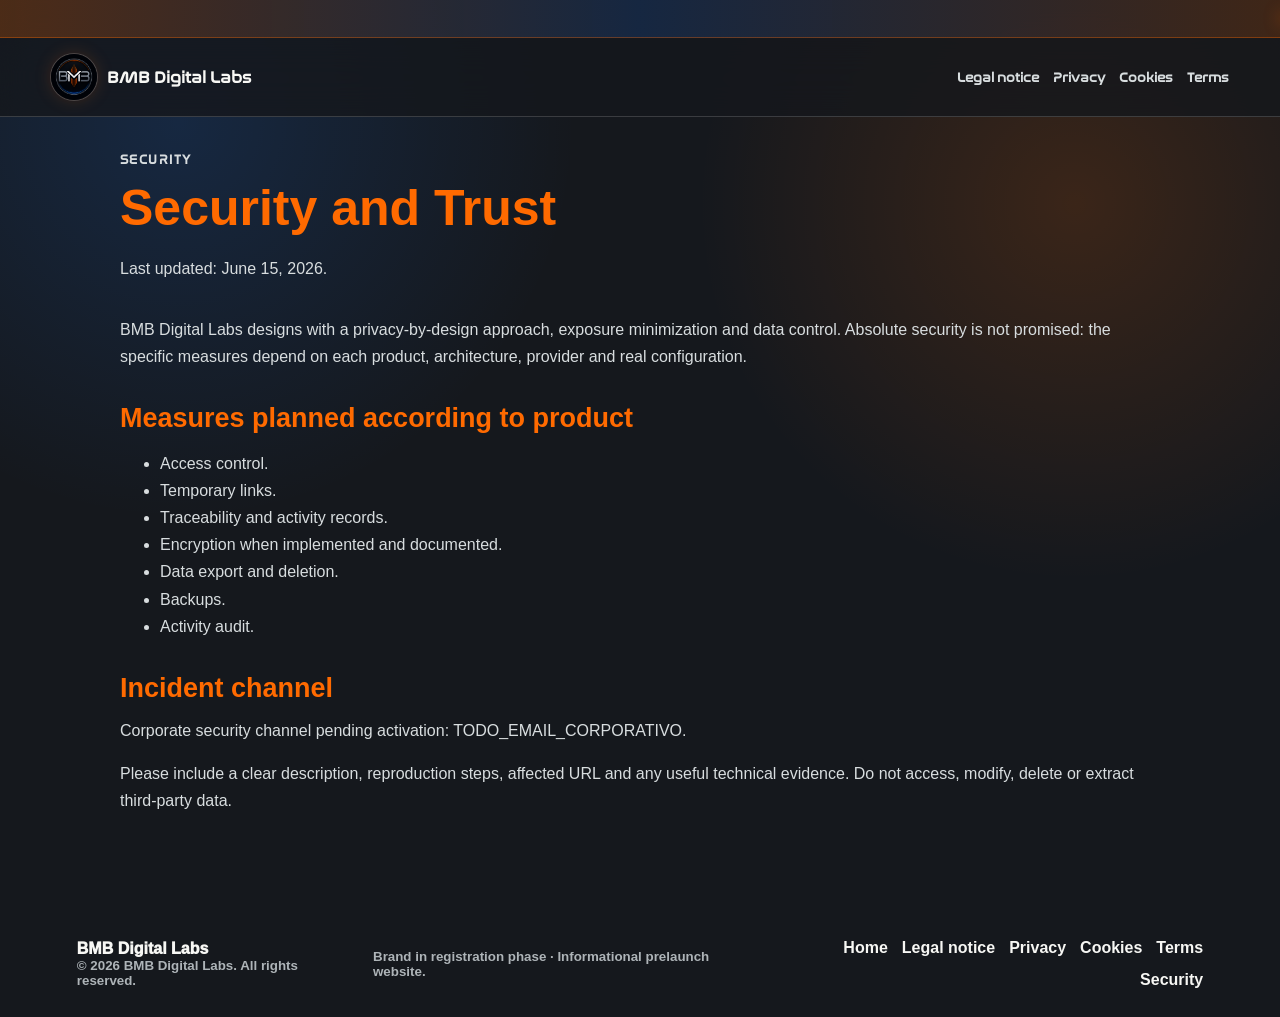
<file: en/security/index.html>
<!doctype html>
<html lang="en">
  <head>
    <meta charset="utf-8" />
    <meta name="viewport" content="width=device-width, initial-scale=1" />
    <title>Security and Trust | BMB Digital Labs</title>
    <meta name="description" content="BMB Digital Labs security and trust approach: privacy by design, prudent limits and incident contact channel." />
    <link rel="canonical" href="https://www.bmbdigitallabs.com/en/security/" />
    <link rel="alternate" hreflang="es" href="https://www.bmbdigitallabs.com/seguridad/" />
    <link rel="alternate" hreflang="en" href="https://www.bmbdigitallabs.com/en/security/" />
    <link rel="alternate" hreflang="x-default" href="https://www.bmbdigitallabs.com/seguridad/" />
    <link rel="icon" href="../../public/brand/bmb-logo-seal.png" />
    <link rel="stylesheet" href="../../src/styles.css?v=20260615-marquee-pause" />
  </head>
  <body class="legal-page">
    <div class="site-announcement" role="status" aria-label="Project status">
      <div class="announcement-track">
        <span>BMB Digital Labs is in testing and prelaunch mode.</span>
        <span>We are building tools to bring more order to digital administrative work with privacy and control.</span>
        <span>Before contracting or invoicing, the corresponding legal and tax details will be completed.</span>
      </div>
    </div>
    <header class="site-header" aria-label="Primary navigation">
      <a class="brand-link" href="../" aria-label="BMB Digital Labs">
        <span class="brand-mark" aria-hidden="true"><img src="../../public/brand/bmb-logo-seal.png" alt="" /></span>
        <span>BMB Digital Labs</span>
      </a>
      <div class="header-actions">
        <nav>
          <a href="../legal-notice/">Legal notice</a>
          <a href="../privacy/">Privacy</a>
          <a href="../cookies/">Cookies</a>
          <a href="../terms/">Terms</a>
        </nav>
      </div>
    </header>
    <main class="legal-document">
      <header>
        <p class="eyebrow">Security</p>
        <h1>Security and Trust</h1>
        <p>Last updated: June 15, 2026.</p>
      </header>
      <p>BMB Digital Labs designs with a privacy-by-design approach, exposure minimization and data control. Absolute security is not promised: the specific measures depend on each product, architecture, provider and real configuration.</p>
      <h2>Measures planned according to product</h2>
      <ul>
        <li>Access control.</li>
        <li>Temporary links.</li>
        <li>Traceability and activity records.</li>
        <li>Encryption when implemented and documented.</li>
        <li>Data export and deletion.</li>
        <li>Backups.</li>
        <li>Activity audit.</li>
      </ul>
      <h2>Incident channel</h2>
      <p>Corporate security channel pending activation: TODO_EMAIL_CORPORATIVO.</p>
      <p>Please include a clear description, reproduction steps, affected URL and any useful technical evidence. Do not access, modify, delete or extract third-party data.</p>
    </main>
    <footer class="site-footer">
      <div><span>BMB Digital Labs</span><small>© 2026 BMB Digital Labs. All rights reserved.</small></div>
      <small>Brand in registration phase · Informational prelaunch website.</small>
      <nav aria-label="Legal links">
        <a href="../">Home</a>
        <a href="../legal-notice/">Legal notice</a>
        <a href="../privacy/">Privacy</a>
        <a href="../cookies/">Cookies</a>
        <a href="../terms/">Terms</a>
        <a href="../security/">Security</a>
      </nav>
    </footer>
  </body>
</html>
</file>
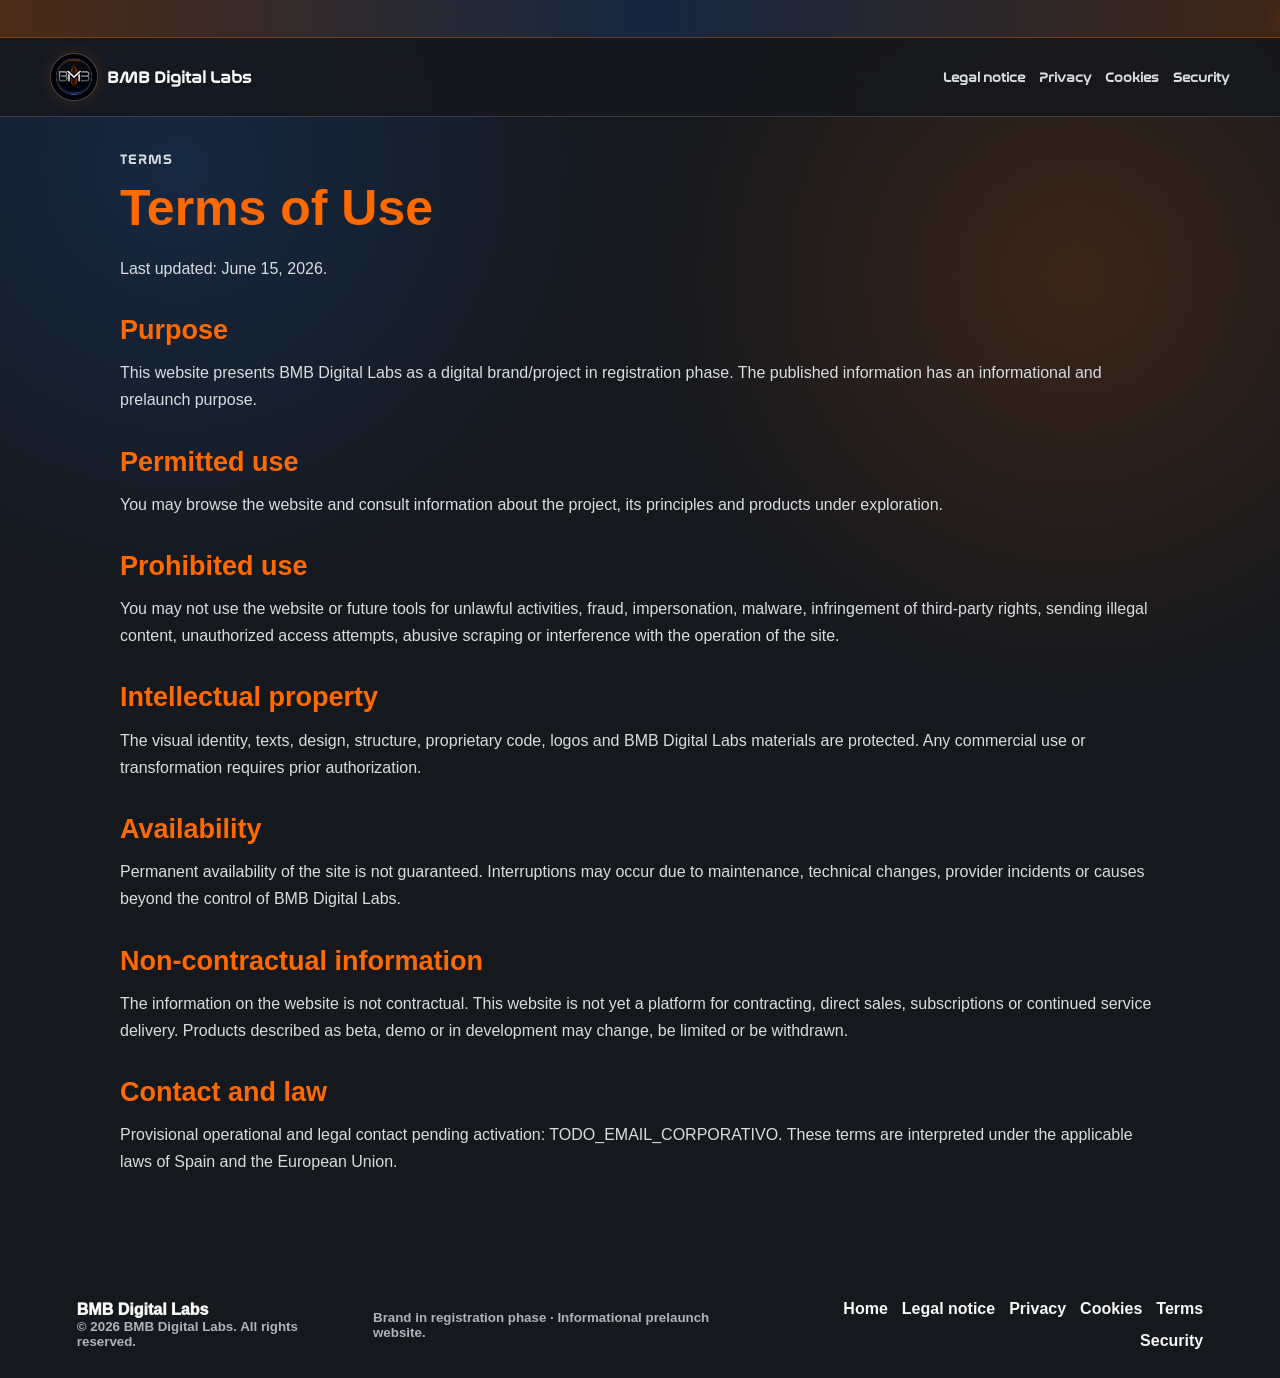
<file: en/terms/index.html>
<!doctype html>
<html lang="en">
  <head>
    <meta charset="utf-8" />
    <meta name="viewport" content="width=device-width, initial-scale=1" />
    <title>Terms of Use | BMB Digital Labs</title>
    <meta name="description" content="Basic terms of use for the BMB Digital Labs website." />
    <link rel="canonical" href="https://www.bmbdigitallabs.com/en/terms/" />
    <link rel="alternate" hreflang="es" href="https://www.bmbdigitallabs.com/terminos/" />
    <link rel="alternate" hreflang="en" href="https://www.bmbdigitallabs.com/en/terms/" />
    <link rel="alternate" hreflang="x-default" href="https://www.bmbdigitallabs.com/terminos/" />
    <link rel="icon" href="../../public/brand/bmb-logo-seal.png" />
    <link rel="stylesheet" href="../../src/styles.css?v=20260615-marquee-pause" />
  </head>
  <body class="legal-page">
    <div class="site-announcement" role="status" aria-label="Project status">
      <div class="announcement-track">
        <span>BMB Digital Labs is in testing and prelaunch mode.</span>
        <span>We are building tools to bring more order to digital administrative work with privacy and control.</span>
        <span>Before contracting or invoicing, the corresponding legal and tax details will be completed.</span>
      </div>
    </div>
    <header class="site-header" aria-label="Primary navigation">
      <a class="brand-link" href="../" aria-label="BMB Digital Labs">
        <span class="brand-mark" aria-hidden="true"><img src="../../public/brand/bmb-logo-seal.png" alt="" /></span>
        <span>BMB Digital Labs</span>
      </a>
      <div class="header-actions">
        <nav>
          <a href="../legal-notice/">Legal notice</a>
          <a href="../privacy/">Privacy</a>
          <a href="../cookies/">Cookies</a>
          <a href="../security/">Security</a>
        </nav>
      </div>
    </header>
    <main class="legal-document">
      <header>
        <p class="eyebrow">Terms</p>
        <h1>Terms of Use</h1>
        <p>Last updated: June 15, 2026.</p>
      </header>
      <h2>Purpose</h2>
      <p>This website presents BMB Digital Labs as a digital brand/project in registration phase. The published information has an informational and prelaunch purpose.</p>
      <h2>Permitted use</h2>
      <p>You may browse the website and consult information about the project, its principles and products under exploration.</p>
      <h2>Prohibited use</h2>
      <p>You may not use the website or future tools for unlawful activities, fraud, impersonation, malware, infringement of third-party rights, sending illegal content, unauthorized access attempts, abusive scraping or interference with the operation of the site.</p>
      <h2>Intellectual property</h2>
      <p>The visual identity, texts, design, structure, proprietary code, logos and BMB Digital Labs materials are protected. Any commercial use or transformation requires prior authorization.</p>
      <h2>Availability</h2>
      <p>Permanent availability of the site is not guaranteed. Interruptions may occur due to maintenance, technical changes, provider incidents or causes beyond the control of BMB Digital Labs.</p>
      <h2>Non-contractual information</h2>
      <p>The information on the website is not contractual. This website is not yet a platform for contracting, direct sales, subscriptions or continued service delivery. Products described as beta, demo or in development may change, be limited or be withdrawn.</p>
      <h2>Contact and law</h2>
      <p>Provisional operational and legal contact pending activation: TODO_EMAIL_CORPORATIVO. These terms are interpreted under the applicable laws of Spain and the European Union.</p>
    </main>
    <footer class="site-footer">
      <div><span>BMB Digital Labs</span><small>© 2026 BMB Digital Labs. All rights reserved.</small></div>
      <small>Brand in registration phase · Informational prelaunch website.</small>
      <nav aria-label="Legal links">
        <a href="../">Home</a>
        <a href="../legal-notice/">Legal notice</a>
        <a href="../privacy/">Privacy</a>
        <a href="../cookies/">Cookies</a>
        <a href="../terms/">Terms</a>
        <a href="../security/">Security</a>
      </nav>
    </footer>
  </body>
</html>
</file>
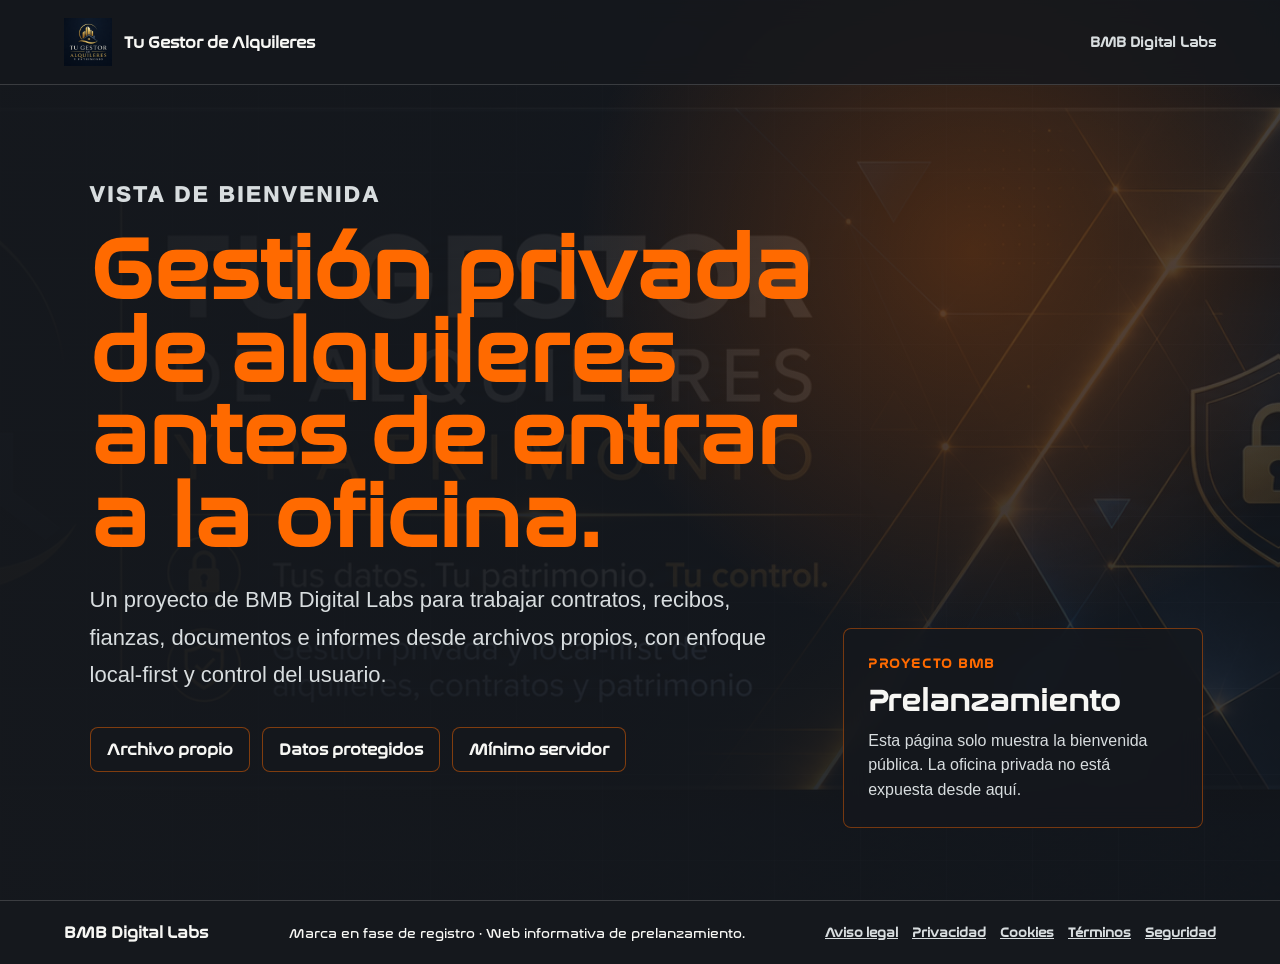
<file: proyectos/gestor-alquileres/index.html>
<!doctype html>
<html lang="es" translate="yes">
  <head>
    <meta charset="utf-8" />
    <meta name="viewport" content="width=device-width, initial-scale=1" />
    <title>Tu Gestor de Alquileres | Vista de bienvenida</title>
    <meta
      name="description"
      content="Vista pública de bienvenida de Tu Gestor de Alquileres, proyecto privado de BMB Digital Labs para gestión local-first de alquileres y patrimonio."
    />
    <link rel="canonical" href="https://www.bmbdigitallabs.com/proyectos/gestor-alquileres/" />
    <link rel="icon" href="../../public/brand/bmb-logo-seal.png" />
    <link rel="stylesheet" href="./styles.css" />
  </head>
  <body>
    <main class="welcome-shell">
      <img class="hero-media" src="./assets/brand-hero.png" alt="Identidad visual de Tu Gestor de Alquileres" />
      <div class="hero-shade" aria-hidden="true"></div>

      <header class="topbar">
        <a class="brand" href="../../" aria-label="Volver a BMB Digital Labs">
          <img src="./assets/brand-logo.png" alt="" />
          <span>Tu Gestor de Alquileres</span>
        </a>
        <a class="back-link" href="../../">BMB Digital Labs</a>
      </header>

      <section class="welcome-content" aria-labelledby="welcome-title">
        <p class="eyebrow">Vista de bienvenida</p>
        <h1 id="welcome-title">Gestión privada de alquileres antes de entrar a la oficina.</h1>
        <p>
          Un proyecto de BMB Digital Labs para trabajar contratos, recibos, fianzas, documentos e informes desde archivos propios, con enfoque local-first y control del usuario.
        </p>
        <div class="pill-row" aria-label="Principios del proyecto">
          <span>Archivo propio</span>
          <span>Datos protegidos</span>
          <span>Mínimo servidor</span>
        </div>
      </section>

      <aside class="status-panel" aria-label="Estado del proyecto">
        <span>Proyecto BMB</span>
        <strong>Prelanzamiento</strong>
        <p>Esta página solo muestra la bienvenida pública. La oficina privada no está expuesta desde aquí.</p>
      </aside>
    </main>
    <footer class="project-footer">
      <span>BMB Digital Labs</span>
      <small>Marca en fase de registro · Web informativa de prelanzamiento.</small>
      <nav aria-label="Enlaces legales">
        <a href="../../aviso-legal/">Aviso legal</a>
        <a href="../../privacidad/">Privacidad</a>
        <a href="../../cookies/">Cookies</a>
        <a href="../../terminos/">Términos</a>
        <a href="../../seguridad/">Seguridad</a>
      </nav>
    </footer>
  </body>
</html>
</file>
<file: src/styles.css>
@font-face {
  font-family: "BMB Mission";
  src: url("../public/fonts/Nasalization-Rg.otf") format("opentype");
  font-weight: 400;
  font-style: normal;
  font-display: swap;
}

:root {
  color-scheme: light;
  --announcement-height: 38px;
  --font-body: Inter, "Segoe UI", Arial, sans-serif;
  --font-mission: "BMB Mission", Inter, "Segoe UI", Arial, sans-serif;
  --ink: #171a1f;
  --muted: #66707c;
  --line: #d7dce2;
  --paper: #f3f4f3;
  --white: #ffffff;
  --graphite: #15181d;
  --quartz: #e7e9e8;
  --quartz-dark: #8c949b;
  --signal: #ff6a00;
  --signal-soft: #fff0e6;
  --shadow: 0 24px 70px rgba(23, 26, 31, 0.14);
  --earth-opacity: 0.22;
  --surface-opacity: 0.42;
  --surface-y: 0px;
  --surface-scale: 1.08;
  --mars-opacity: 0;
  --travel: 0;
}

* {
  box-sizing: border-box;
}

html {
  scroll-behavior: smooth;
}

body {
  margin: 0;
  color: var(--ink);
  font-family: var(--font-body);
  background:
    linear-gradient(90deg, rgba(21, 24, 29, 0.035) 1px, transparent 1px),
    linear-gradient(0deg, rgba(21, 24, 29, 0.035) 1px, transparent 1px),
    var(--paper);
  background-size: 42px 42px;
}

a {
  color: inherit;
  text-decoration: none;
}

a:focus-visible,
button:focus-visible {
  outline: 3px solid rgba(255, 106, 0, 0.48);
  outline-offset: 4px;
}

.site-announcement {
  position: fixed;
  top: 0;
  right: 0;
  left: 0;
  z-index: 30;
  height: var(--announcement-height);
  overflow: hidden;
  display: flex;
  align-items: center;
  color: #ffffff;
  border-bottom: 1px solid rgba(255, 106, 0, 0.34);
  background:
    linear-gradient(90deg, rgba(255, 106, 0, 0.24), rgba(29, 124, 255, 0.16), rgba(255, 106, 0, 0.18)),
    rgba(21, 24, 29, 0.94);
  backdrop-filter: blur(14px);
}

.announcement-track {
  display: inline-flex;
  align-items: center;
  gap: 42px;
  width: max-content;
  min-width: 100%;
  padding-left: 100%;
  padding-right: 100vw;
  animation: announcement-marquee 56s linear infinite;
  white-space: nowrap;
}

.announcement-track span {
  position: relative;
  display: inline-flex;
  align-items: center;
  color: #f7f7f4;
  font-family: var(--font-mission);
  font-size: 12px;
  font-weight: 900;
}

.announcement-track span::before {
  content: "";
  width: 7px;
  height: 7px;
  margin-right: 10px;
  border-radius: 50%;
  background: var(--signal);
  box-shadow: 0 0 16px rgba(255, 106, 0, 0.7);
}

.cosmic-backdrop {
  position: fixed;
  inset: 0;
  z-index: -2;
  overflow: hidden;
  background:
    radial-gradient(circle at 16% 18%, rgba(231, 233, 232, 0.42), transparent 22%),
    radial-gradient(circle at 82% 76%, rgba(255, 106, 0, 0.28), transparent 24%),
    #15181d;
}

.cosmic-backdrop::after {
  content: "";
  position: absolute;
  inset: 0;
  background:
    linear-gradient(90deg, rgba(255, 255, 255, 0.035) 1px, transparent 1px),
    linear-gradient(0deg, rgba(255, 255, 255, 0.028) 1px, transparent 1px);
  background-size: 54px 54px;
  opacity: 0.44;
}

.cosmic-stars {
  position: absolute;
  inset: 0;
  background:
    radial-gradient(circle at 12% 18%, rgba(255, 255, 255, 0.8) 0 1px, transparent 2px),
    radial-gradient(circle at 38% 12%, rgba(255, 255, 255, 0.52) 0 1px, transparent 2px),
    radial-gradient(circle at 74% 20%, rgba(255, 255, 255, 0.66) 0 1px, transparent 2px),
    radial-gradient(circle at 88% 46%, rgba(255, 255, 255, 0.48) 0 1px, transparent 2px),
    radial-gradient(circle at 24% 82%, rgba(255, 255, 255, 0.54) 0 1px, transparent 2px),
    radial-gradient(circle at 66% 72%, rgba(255, 255, 255, 0.7) 0 1px, transparent 2px);
  opacity: 0.5;
}

.network-canvas {
  position: absolute;
  inset: 0;
  width: 100%;
  height: 100%;
  opacity: var(--network-opacity, 0.58);
  filter: saturate(1.02);
  mix-blend-mode: screen;
  transition: opacity 260ms ease, filter 260ms ease;
}

.network-active .network-canvas {
  --network-opacity: 0.86;
  filter: saturate(1.18) drop-shadow(0 0 18px rgba(255, 106, 0, 0.18));
}

.cosmic-earth,
.cosmic-mars {
  position: absolute;
  width: min(52vw, 680px);
  aspect-ratio: 1;
  border-radius: 50%;
  object-fit: cover;
  filter: saturate(1.05) contrast(1.08);
  mix-blend-mode: screen;
  pointer-events: none;
}

.cosmic-surface {
  position: absolute;
  left: 50%;
  top: 50%;
  width: 122vw;
  height: 122vh;
  object-fit: cover;
  opacity: var(--surface-opacity);
  filter: grayscale(0.02) saturate(1) contrast(1.24) brightness(1.08);
  mix-blend-mode: soft-light;
  pointer-events: none;
  transform:
    translate3d(-50%, calc(-50% + var(--surface-y)), 0)
    rotate(-8deg)
    scale(var(--surface-scale));
  transform-origin: center;
  mask-image:
    radial-gradient(ellipse at center, rgba(0, 0, 0, 0.88), rgba(0, 0, 0, 0.32) 58%, transparent 86%);
}

.cosmic-earth {
  left: calc(-18vw - (var(--travel) * 12vw));
  top: calc(4vh + (var(--travel) * 10vh));
  opacity: var(--earth-opacity);
  box-shadow: 0 0 90px rgba(231, 233, 232, 0.18);
}

.cosmic-mars {
  right: calc(-24vw + (var(--travel) * 10vw));
  bottom: calc(-18vh + (var(--travel) * 5vh));
  opacity: var(--mars-opacity);
  box-shadow: 0 0 110px rgba(255, 106, 0, 0.2);
}

.cosmic-route {
  position: absolute;
  left: 14vw;
  right: 16vw;
  top: 42vh;
  height: 1px;
  opacity: calc(0.12 + var(--travel) * 0.32);
  background: linear-gradient(90deg, transparent, rgba(231, 233, 232, 0.6), var(--signal), transparent);
  transform: rotate(-14deg);
  transform-origin: center;
}

.site-header {
  position: fixed;
  top: var(--announcement-height);
  right: 0;
  left: 0;
  z-index: 20;
  display: flex;
  align-items: center;
  justify-content: space-between;
  gap: 24px;
  padding: 16px clamp(18px, 4vw, 56px);
  color: #f7f7f4;
  background: rgba(21, 24, 29, 0.82);
  border-bottom: 1px solid rgba(255, 255, 255, 0.16);
  backdrop-filter: blur(18px);
}

.brand-link {
  display: inline-flex;
  align-items: center;
  gap: 10px;
  min-width: 0;
  font-family: var(--font-mission);
  font-weight: 900;
}

.brand-mark {
  display: block;
  width: 46px;
  height: 46px;
  overflow: hidden;
  border-radius: 50%;
  box-shadow:
    0 0 0 1px rgba(255, 255, 255, 0.18),
    0 0 18px rgba(255, 106, 0, 0.18);
}

.brand-mark img {
  display: block;
  width: 100%;
  height: 100%;
  object-fit: cover;
}

.brand-link > span:last-child {
  white-space: nowrap;
}

.header-actions {
  display: flex;
  align-items: center;
  justify-content: flex-end;
  gap: 18px;
  min-width: 0;
}

.site-header nav {
  display: flex;
  flex-wrap: wrap;
  justify-content: flex-end;
  gap: 8px 14px;
  color: #d8dddf;
  font-family: var(--font-mission);
  font-size: 13px;
  font-weight: 800;
}

.language-switch {
  display: inline-flex;
  align-items: center;
  gap: 4px;
  padding: 3px;
  border: 1px solid rgba(255, 106, 0, 0.34);
  border-radius: 999px;
  background: rgba(255, 255, 255, 0.06);
}

.language-switch a {
  display: inline-grid;
  place-items: center;
  min-width: 34px;
  min-height: 28px;
  border-radius: 999px;
  color: #d8dddf;
  font-family: var(--font-mission);
  font-size: 11px;
  font-weight: 950;
}

.language-switch a:hover,
.language-switch a.is-active {
  color: #ffffff;
  background: rgba(255, 106, 0, 0.88);
}

.hero {
  position: relative;
  min-height: 94vh;
  display: grid;
  align-items: end;
  overflow: hidden;
  color: #ffffff;
  background:
    linear-gradient(135deg, #15181d 0%, #20242a 52%, #2c2f32 100%);
  background-color: rgba(21, 24, 29, 0.92);
}

.hero-media {
  position: absolute;
  top: 45%;
  right: clamp(18px, 5vw, 88px);
  width: min(670px, 48vw);
  height: auto;
  object-fit: contain;
  opacity: 0.22;
  transform: translateY(-48%);
  filter: saturate(1.04) contrast(1.05);
}

.hero-shade {
  position: absolute;
  inset: 0;
  background:
    radial-gradient(circle at 78% 30%, rgba(255, 106, 0, 0.2), transparent 28%),
    radial-gradient(circle at 88% 82%, rgba(231, 233, 232, 0.2), transparent 34%),
    linear-gradient(90deg, rgba(21, 24, 29, 0.99), rgba(21, 24, 29, 0.9) 52%, rgba(21, 24, 29, 0.58)),
    linear-gradient(0deg, rgba(21, 24, 29, 0.94), transparent 50%);
}

.mission-grid {
  position: absolute;
  inset: 0;
  opacity: 0.34;
  background:
    linear-gradient(90deg, rgba(255, 255, 255, 0.08) 1px, transparent 1px),
    linear-gradient(0deg, rgba(255, 255, 255, 0.06) 1px, transparent 1px);
  background-size: 58px 58px;
  mask-image: linear-gradient(90deg, transparent, #000 12%, #000 70%, transparent);
}

.hero-content {
  position: relative;
  z-index: 2;
  width: min(820px, calc(100% - 36px));
  padding: 152px 0 88px;
  margin-left: clamp(18px, 7vw, 96px);
}

.eyebrow {
  margin: 0 0 12px;
  color: var(--signal);
  font-family: var(--font-mission);
  font-size: 12px;
  font-weight: 950;
  letter-spacing: 0.12em;
  text-transform: uppercase;
}

h1,
h2,
h3,
p {
  margin-top: 0;
}

h1 {
  max-width: 760px;
  margin-bottom: 20px;
  font-size: 50px;
  line-height: 1.05;
}

h2 {
  max-width: 780px;
  margin-bottom: 0;
  font-size: 38px;
  line-height: 1.08;
}

.integrity-section h2 {
  max-width: 720px;
}

h1,
h2,
h3 {
  color: var(--signal);
}

.hero h1 {
  color: var(--signal);
}

h3 {
  margin-bottom: 10px;
  font-size: 19px;
}

.hero-content p:not(.eyebrow) {
  max-width: 650px;
  color: #f0f2f2;
  font-size: 19px;
  line-height: 1.6;
}

.hero-content::before {
  content: "";
  display: none;
}

.hero-brand {
  position: relative;
  display: block;
  margin-bottom: 26px;
  width: min(520px, 72vw);
  max-width: 100%;
  isolation: isolate;
}

.brand-orb-canvas {
  position: absolute;
  left: -30%;
  top: 50%;
  z-index: 0;
  width: min(470px, 74vw);
  height: min(470px, 74vw);
  opacity: 0.58;
  filter: saturate(1.08) drop-shadow(0 0 18px rgba(255, 106, 0, 0.12));
  mix-blend-mode: screen;
  pointer-events: none;
  transform: translateY(-50%);
  transition: opacity 260ms ease, filter 260ms ease;
}

.hero-brand img {
  position: relative;
  z-index: 2;
  display: block;
  width: 100%;
  height: auto;
  border-radius: 10px;
  opacity: 0.92;
  filter: saturate(1.04) contrast(1.02) drop-shadow(0 18px 42px rgba(0, 0, 0, 0.28));
  mix-blend-mode: screen;
}

.hero-brand:hover .brand-orb-canvas,
.network-active .brand-orb-canvas {
  opacity: 0.94;
  filter: saturate(1.2) drop-shadow(0 0 28px rgba(255, 106, 0, 0.2));
}

.hero-actions,
.founder-links {
  display: flex;
  flex-wrap: wrap;
  gap: 12px;
  margin-top: 28px;
}

.mission-strip {
  display: flex;
  flex-wrap: wrap;
  gap: 8px;
  margin-top: 26px;
}

.mission-strip span {
  display: inline-flex;
  align-items: center;
  min-height: 30px;
  padding: 0 10px;
  border: 1px solid rgba(255, 106, 0, 0.34);
  border-radius: 6px;
  color: #f5f5f1;
  font-family: var(--font-mission);
  font-size: 11px;
  font-weight: 950;
  letter-spacing: 0.08em;
  background: rgba(255, 255, 255, 0.06);
}

.mission-panel {
  position: absolute;
  right: clamp(18px, 5vw, 86px);
  bottom: 74px;
  z-index: 3;
  width: min(330px, 32vw);
  padding: 18px;
  border: 1px solid rgba(255, 106, 0, 0.34);
  border-radius: 8px;
  color: #f7f7f4;
  background: rgba(21, 24, 29, 0.76);
  box-shadow: 0 24px 70px rgba(0, 0, 0, 0.26);
  backdrop-filter: blur(16px);
}

.mission-panel > span {
  color: var(--signal);
  font-family: var(--font-mission);
  font-size: 11px;
  font-weight: 950;
  letter-spacing: 0.12em;
}

.mission-panel > strong {
  display: block;
  margin: 8px 0 14px;
  font-family: var(--font-mission);
  font-size: 38px;
  line-height: 1;
}

.mission-panel dl {
  display: grid;
  gap: 8px;
  margin: 0;
}

.mission-panel div {
  display: flex;
  justify-content: space-between;
  gap: 14px;
  padding-top: 8px;
  border-top: 1px solid rgba(255, 255, 255, 0.12);
}

.mission-panel dt,
.mission-panel dd {
  margin: 0;
  font-family: var(--font-mission);
  font-size: 12px;
}

.mission-panel dt {
  color: #aeb4b8;
  font-weight: 850;
}

.mission-panel dd {
  color: #ffffff;
  font-weight: 900;
  text-align: right;
}

.hex-field {
  position: absolute;
  right: clamp(20px, 6vw, 118px);
  top: 118px;
  z-index: 2;
  display: grid;
  grid-template-columns: repeat(3, 54px);
  grid-auto-rows: 47px;
  gap: 8px 10px;
  opacity: 0.74;
}

.hex-field span {
  width: 54px;
  height: 62px;
  border: 1px solid rgba(255, 106, 0, 0.48);
  background: rgba(255, 255, 255, 0.035);
  clip-path: polygon(25% 4%, 75% 4%, 100% 50%, 75% 96%, 25% 96%, 0 50%);
  box-shadow: inset 0 0 18px rgba(255, 106, 0, 0.08);
  animation: hex-drift 8s ease-in-out infinite;
}

.hex-field span:nth-child(2n) {
  transform: translateY(28px);
  border-color: rgba(231, 233, 232, 0.36);
  animation-delay: -2.4s;
}

.hex-field span:nth-child(4),
.hex-field span:nth-child(7) {
  background: rgba(255, 106, 0, 0.16);
}

.magnetic-field {
  position: absolute;
  right: clamp(40px, 10vw, 180px);
  top: 24%;
  z-index: 1;
  width: min(520px, 42vw);
  aspect-ratio: 1.25;
  pointer-events: none;
  opacity: 0.45;
}

.magnetic-field span {
  position: absolute;
  inset: 12%;
  border: 1px solid rgba(255, 106, 0, 0.24);
  border-left-color: transparent;
  border-right-color: transparent;
  border-radius: 50%;
  transform: rotate(-18deg);
  animation: magnetic-breathe 9s ease-in-out infinite;
}

.magnetic-field span:nth-child(2) {
  inset: 2%;
  border-color: rgba(231, 233, 232, 0.18);
  border-top-color: transparent;
  animation-delay: -3s;
}

.magnetic-field span:nth-child(3) {
  inset: 24%;
  border-color: rgba(255, 106, 0, 0.32);
  border-bottom-color: transparent;
  animation-delay: -5.5s;
}

.primary-action,
.secondary-action,
.founder-links a,
.contact-form button {
  display: inline-flex;
  align-items: center;
  justify-content: center;
  min-height: 44px;
  padding: 0 18px;
  border: 0;
  border-radius: 999px;
  font-family: var(--font-mission);
  font-size: 14px;
  font-weight: 900;
  cursor: pointer;
}

.primary-action {
  color: #ffffff;
  background: var(--signal);
}

.primary-action:disabled,
.contact-form button:disabled {
  cursor: not-allowed;
  opacity: 0.48;
  filter: grayscale(0.2);
}

.secondary-action,
.founder-links a {
  color: #f7f7f4;
  border: 1px solid rgba(255, 106, 0, 0.34);
  background: rgba(255, 255, 255, 0.07);
}

section {
  padding: 84px clamp(18px, 6vw, 86px);
}

.intro-band,
.platform-section,
.services-section,
.billing-section,
.integrity-section,
.contact-section,
.legal-section {
  position: relative;
}

.intro-band::before,
.platform-section::before,
.services-section::before,
.billing-section::before,
.integrity-section::before,
.contact-section::before,
.legal-section::before {
  content: "";
  position: absolute;
  top: 0;
  left: clamp(18px, 6vw, 86px);
  right: clamp(18px, 6vw, 86px);
  height: 3px;
  background: linear-gradient(90deg, var(--signal), transparent 62%);
}

.section-heading {
  display: grid;
  gap: 8px;
  margin-bottom: 30px;
}

.intro-band {
  color: #f7f7f4;
  background:
    radial-gradient(circle at 12% 10%, rgba(29, 124, 255, 0.14), transparent 30%),
    radial-gradient(circle at 82% 18%, rgba(255, 106, 0, 0.13), transparent 30%),
    linear-gradient(180deg, rgba(21, 24, 29, 0.62), rgba(21, 24, 29, 0.42)),
    rgba(21, 24, 29, 0.18);
  backdrop-filter: blur(6px) saturate(1.08);
}

.intro-band .section-heading p:not(.eyebrow) {
  color: #edf1f3;
  text-shadow: 0 1px 18px rgba(0, 0, 0, 0.34);
}

.billing-section {
  color: #f7f7f4;
  background:
    radial-gradient(circle at 78% 38%, rgba(255, 106, 0, 0.12), transparent 28%),
    linear-gradient(180deg, rgba(21, 24, 29, 0.62), rgba(21, 24, 29, 0.5)),
    rgba(21, 24, 29, 0.2);
  backdrop-filter: blur(4px) saturate(1.05);
}

.services-section {
  color: #f7f7f4;
  background:
    radial-gradient(circle at 16% 28%, rgba(29, 124, 255, 0.12), transparent 30%),
    radial-gradient(circle at 80% 66%, rgba(255, 106, 0, 0.14), transparent 28%),
    linear-gradient(180deg, rgba(21, 24, 29, 0.68), rgba(21, 24, 29, 0.5)),
    rgba(21, 24, 29, 0.18);
  backdrop-filter: blur(5px) saturate(1.06);
}

.contact-section {
  color: #f7f7f4;
  background:
    radial-gradient(circle at 16% 20%, rgba(29, 124, 255, 0.14), transparent 30%),
    radial-gradient(circle at 84% 16%, rgba(255, 106, 0, 0.16), transparent 28%),
    linear-gradient(180deg, rgba(21, 24, 29, 0.72), rgba(21, 24, 29, 0.56)),
    rgba(21, 24, 29, 0.22);
  backdrop-filter: blur(5px) saturate(1.06);
}

.contact-section .section-heading p:not(.eyebrow),
.legal-section .section-heading p:not(.eyebrow) {
  color: #d8dddf;
}

.legal-section {
  color: #f7f7f4;
  background:
    linear-gradient(180deg, rgba(21, 24, 29, 0.78), rgba(21, 24, 29, 0.66)),
    rgba(21, 24, 29, 0.26);
  backdrop-filter: blur(6px) saturate(1.04);
}

.billing-section .section-heading p:not(.eyebrow) {
  color: #d8dddf;
}

.services-section .section-heading p:not(.eyebrow) {
  max-width: 860px;
  color: #d8dddf;
  line-height: 1.65;
}

.principle-grid,
.platform-grid {
  display: grid;
  grid-template-columns: repeat(3, minmax(0, 1fr));
  gap: 16px;
}

.principle-grid article,
.platform-grid article,
.integrity-list article,
.cv-panel {
  border: 1px solid rgba(247, 247, 244, 0.22);
  border-radius: 8px;
  background:
    linear-gradient(135deg, rgba(247, 247, 244, 0.12), rgba(247, 247, 244, 0.035)),
    rgba(21, 24, 29, 0.38);
  box-shadow:
    0 18px 48px rgba(0, 0, 0, 0.24),
    inset 0 1px 0 rgba(255, 255, 255, 0.1);
  backdrop-filter: blur(12px) saturate(1.14);
  transition: border-color 220ms ease, box-shadow 220ms ease, transform 220ms ease, background 220ms ease;
}

.principle-grid article,
.platform-grid article,
.integrity-list article {
  border-top: 3px solid var(--signal);
}

.principle-grid article,
.platform-grid article,
.integrity-list article {
  padding: 24px;
}

.principle-grid article,
.integrity-list article {
  position: relative;
  overflow: hidden;
}

.principle-grid article:hover,
.integrity-list article:hover,
.cv-panel:hover {
  border-color: rgba(255, 106, 0, 0.5);
  background:
    linear-gradient(135deg, rgba(247, 247, 244, 0.15), rgba(247, 247, 244, 0.045)),
    rgba(21, 24, 29, 0.48);
  box-shadow:
    0 24px 62px rgba(0, 0, 0, 0.32),
    0 0 36px rgba(255, 106, 0, 0.13),
    inset 0 1px 0 rgba(255, 255, 255, 0.14);
  transform: translateY(-4px);
}

.principle-grid article i,
.integrity-list article i {
  position: absolute;
  right: -18px;
  top: -20px;
  width: 92px;
  height: 106px;
  border: 1px solid rgba(255, 106, 0, 0.26);
  clip-path: polygon(25% 4%, 75% 4%, 100% 50%, 75% 96%, 25% 96%, 0 50%);
  background:
    linear-gradient(135deg, rgba(255, 106, 0, 0.18), transparent 62%),
    rgba(247, 247, 244, 0.08);
  transition: opacity 220ms ease, transform 220ms ease, border-color 220ms ease, background 220ms ease;
}

.principle-grid article:hover i,
.integrity-list article:hover i {
  border-color: rgba(255, 106, 0, 0.48);
  background:
    linear-gradient(135deg, rgba(255, 106, 0, 0.28), transparent 62%),
    rgba(247, 247, 244, 0.12);
  opacity: 0.9;
  transform: translate(-4px, 4px) rotate(4deg);
}

.principle-grid article b,
.integrity-list article b {
  position: absolute;
  left: 24px;
  right: 24px;
  bottom: 0;
  height: 2px;
  overflow: hidden;
}

.principle-grid article b::before,
.integrity-list article b::before {
  content: "";
  display: block;
  width: 42%;
  height: 100%;
  background: linear-gradient(90deg, transparent, var(--signal), transparent);
  animation: signal-scan 5.6s ease-in-out infinite;
}

.principle-grid span,
.integrity-list span {
  display: inline-flex;
  margin-bottom: 18px;
  color: var(--signal);
  font-weight: 950;
}

.principle-grid p,
.platform-grid p,
.integrity-list p,
.founder-copy p,
.cv-panel dd,
.cv-note {
  color: #dfe5e8;
  line-height: 1.65;
}

.founder-section,
.method-section {
  display: grid;
  grid-template-columns: minmax(0, 1.15fr) minmax(320px, 0.85fr);
  gap: 28px;
  align-items: stretch;
  background:
    radial-gradient(circle at 82% 16%, rgba(255, 106, 0, 0.16), transparent 32%),
    radial-gradient(circle at 16% 82%, rgba(29, 124, 255, 0.1), transparent 30%),
    linear-gradient(135deg, rgba(21, 24, 29, 0.92), rgba(21, 24, 29, 0.64));
  backdrop-filter: blur(12px);
}

.founder-copy {
  color: #ffffff;
}

.founder-copy h2 {
  color: var(--signal);
}

.founder-copy .lead {
  color: #f1f2f1;
  font-size: 19px;
}

.founder-copy p {
  max-width: 760px;
  color: #d8dddf;
}

.cv-panel {
  padding: 28px;
  border-color: rgba(255, 106, 0, 0.32);
  background:
    radial-gradient(circle at 86% 12%, rgba(255, 106, 0, 0.16), transparent 28%),
    linear-gradient(135deg, rgba(21, 24, 29, 0.88), rgba(21, 24, 29, 0.64)),
    rgba(21, 24, 29, 0.86);
  box-shadow:
    0 24px 70px rgba(0, 0, 0, 0.28),
    inset 0 1px 0 rgba(255, 255, 255, 0.08);
}

.cv-panel h3 {
  margin-bottom: 10px;
  color: var(--signal);
  font-size: 24px;
}

.cv-summary {
  margin-bottom: 22px;
  padding-bottom: 18px;
  border-bottom: 1px solid rgba(255, 255, 255, 0.14);
  color: #f7f7f4;
  font-size: 15px;
  font-weight: 800;
  line-height: 1.58;
}

.cv-panel dl {
  display: grid;
  gap: 12px;
  margin: 0;
}

.cv-panel dl div {
  padding: 14px 14px 13px;
  border: 1px solid rgba(215, 220, 226, 0.18);
  border-radius: 8px;
  background:
    linear-gradient(135deg, rgba(255, 255, 255, 0.08), rgba(255, 255, 255, 0.035)),
    rgba(255, 255, 255, 0.03);
}

.cv-panel dt {
  margin-bottom: 5px;
  color: var(--signal);
  font-weight: 950;
  letter-spacing: 0.02em;
}

.cv-panel dd {
  margin: 0;
  color: #d8dddf;
}

.cv-note {
  margin: 22px 0 0;
  padding-top: 18px;
  border-top: 1px solid rgba(255, 255, 255, 0.14);
  color: #f7f7f4;
  font-size: 13px;
}

.platform-section {
  overflow: hidden;
  color: #f7f7f4;
  background:
    radial-gradient(circle at 78% 10%, rgba(255, 106, 0, 0.14), transparent 26%),
    linear-gradient(180deg, rgba(21, 24, 29, 0.24), rgba(21, 24, 29, 0.16)),
    rgba(21, 24, 29, 0.04);
  backdrop-filter: blur(2px) saturate(1.06);
}

.ecosystem-orb {
  position: absolute;
  right: clamp(20px, 7vw, 100px);
  top: 50%;
  z-index: 0;
  width: min(420px, 36vw);
  aspect-ratio: 1;
  border: 1px solid rgba(255, 106, 0, 0.16);
  border-radius: 50%;
  opacity: 0.78;
  background:
    radial-gradient(circle at 50% 50%, rgba(255, 106, 0, 0.16), transparent 10%),
    radial-gradient(circle at 50% 50%, rgba(29, 124, 255, 0.08), transparent 42%),
    radial-gradient(circle at 50% 50%, rgba(255, 255, 255, 0.08), transparent 64%);
  box-shadow:
    inset 0 0 60px rgba(255, 106, 0, 0.08),
    0 0 90px rgba(255, 106, 0, 0.06);
  transform: translateY(-50%);
  pointer-events: none;
}

.ecosystem-orb::before,
.ecosystem-orb::after {
  content: "";
  position: absolute;
  inset: 12%;
  border: 1px solid rgba(255, 106, 0, 0.16);
  border-left-color: transparent;
  border-right-color: transparent;
  border-radius: 50%;
  transform: rotate(-18deg);
  animation: magnetic-breathe 9s ease-in-out infinite;
}

.ecosystem-orb::after {
  inset: 26%;
  border-color: rgba(247, 247, 244, 0.12);
  border-top-color: transparent;
  transform: rotate(18deg);
  animation-delay: -4s;
}

.ecosystem-orb span {
  position: absolute;
  width: 11px;
  height: 11px;
  border-radius: 50%;
  background: var(--signal);
  box-shadow: 0 0 18px rgba(255, 106, 0, 0.72);
  animation: node-orbit 12s linear infinite;
}

.ecosystem-orb span:nth-child(1) {
  left: 50%;
  top: 2%;
}

.ecosystem-orb span:nth-child(2) {
  right: 6%;
  top: 58%;
  animation-delay: -4s;
}

.ecosystem-orb span:nth-child(3) {
  left: 15%;
  bottom: 14%;
  animation-delay: -8s;
}

.platform-section:hover .ecosystem-orb,
.network-active .ecosystem-orb {
  opacity: 0.96;
  filter: drop-shadow(0 0 28px rgba(255, 106, 0, 0.16));
}

.platform-section:hover .ecosystem-orb::before,
.platform-section:hover .ecosystem-orb::after,
.network-active .ecosystem-orb::before,
.network-active .ecosystem-orb::after {
  border-color: rgba(255, 106, 0, 0.28);
  border-left-color: transparent;
  border-right-color: transparent;
}

.platform-section:hover .ecosystem-orb span,
.network-active .ecosystem-orb span {
  box-shadow: 0 0 24px rgba(255, 106, 0, 0.88), 0 0 46px rgba(29, 124, 255, 0.24);
  animation-duration: 8s;
}

.platform-section .section-heading p:not(.eyebrow),
.platform-section .platform-grid p {
  color: #d8dddf;
}

.platform-section .section-heading,
.platform-section .platform-grid {
  position: relative;
  z-index: 1;
}

.platform-grid {
  position: relative;
}

.platform-grid::before {
  content: "";
  position: absolute;
  left: 8%;
  right: 8%;
  top: 50%;
  z-index: 0;
  height: 1px;
  background: linear-gradient(90deg, transparent, rgba(255, 106, 0, 0.42), transparent);
  opacity: 0.58;
}

.platform-section .platform-grid article {
  position: relative;
  z-index: 1;
  border-color: rgba(255, 106, 0, 0.22);
  background:
    linear-gradient(135deg, rgba(21, 24, 29, 0.42), rgba(21, 24, 29, 0.24)),
    rgba(255, 255, 255, 0.04);
  box-shadow:
    0 18px 50px rgba(0, 0, 0, 0.22),
    inset 0 1px 0 rgba(255, 255, 255, 0.08);
  backdrop-filter: blur(7px) saturate(1.1);
  transition: border-color 220ms ease, box-shadow 220ms ease, transform 220ms ease, background 220ms ease;
}

.platform-section .platform-grid article::after {
  content: "";
  position: absolute;
  right: 16px;
  bottom: 16px;
  width: 42px;
  height: 48px;
  border: 1px solid rgba(255, 106, 0, 0.22);
  clip-path: polygon(25% 4%, 75% 4%, 100% 50%, 75% 96%, 25% 96%, 0 50%);
  opacity: 0.64;
  transition: opacity 220ms ease, background 220ms ease, border-color 220ms ease;
}

.platform-section .platform-grid article:hover {
  border-color: rgba(255, 106, 0, 0.52);
  background:
    linear-gradient(135deg, rgba(21, 24, 29, 0.56), rgba(21, 24, 29, 0.32)),
    rgba(255, 106, 0, 0.06);
  box-shadow:
    0 22px 58px rgba(0, 0, 0, 0.28),
    0 0 34px rgba(255, 106, 0, 0.12),
    inset 0 1px 0 rgba(255, 255, 255, 0.1);
  transform: translateY(-3px);
}

.platform-section .platform-grid article:hover::after {
  border-color: rgba(255, 106, 0, 0.54);
  background: rgba(255, 106, 0, 0.08);
  opacity: 1;
}

.project-link {
  position: relative;
  z-index: 2;
  display: inline-flex;
  align-items: center;
  gap: 10px;
  width: fit-content;
  margin-top: 18px;
  color: var(--signal);
  font-weight: 950;
  text-decoration: none;
}

.soundcloud-link {
  min-height: 32px;
}

.platform-grid .soundcloud-card {
  grid-column: span 2;
}

.soundcloud-card h3 {
  max-width: 640px;
}

.soundcloud-link span:last-child {
  white-space: nowrap;
}

.soundcloud-logo {
  position: relative;
  display: inline-block;
  flex: 0 0 auto;
  width: 38px;
  height: 24px;
  overflow: hidden;
  border-radius: 6px;
  background: linear-gradient(180deg, #ff8a00 0%, #ff5500 100%);
  box-shadow:
    0 0 0 1px rgba(255, 255, 255, 0.16),
    0 0 18px rgba(255, 85, 0, 0.28);
}

.soundcloud-logo::before {
  content: "";
  position: absolute;
  right: 5px;
  bottom: 5px;
  width: 18px;
  height: 10px;
  border-radius: 999px 999px 7px 7px;
  background: #ffffff;
  box-shadow:
    -8px 2px 0 -3px #ffffff,
    -3px -5px 0 -3px #ffffff;
}

.soundcloud-logo::after {
  content: "";
  position: absolute;
  left: 6px;
  bottom: 5px;
  width: 2px;
  height: 8px;
  border-radius: 999px;
  background: rgba(255, 255, 255, 0.95);
  box-shadow:
    4px -2px 0 rgba(255, 255, 255, 0.95),
    8px -5px 0 rgba(255, 255, 255, 0.95),
    12px -3px 0 rgba(255, 255, 255, 0.95);
}

.project-link:hover {
  text-decoration: underline;
  text-underline-offset: 5px;
}

.platform-section .section-heading {
  width: fit-content;
  max-width: 100%;
  padding: 18px 22px;
  border-left: 3px solid var(--signal);
  background: linear-gradient(90deg, rgba(21, 24, 29, 0.46), rgba(21, 24, 29, 0.08));
  backdrop-filter: blur(6px);
}

.integrity-section {
  color: #f7f7f4;
  background:
    radial-gradient(circle at 82% 12%, rgba(255, 106, 0, 0.18), transparent 28%),
    radial-gradient(circle at 14% 72%, rgba(29, 124, 255, 0.12), transparent 30%),
    linear-gradient(180deg, rgba(21, 24, 29, 0.58), rgba(21, 24, 29, 0.44)),
    rgba(21, 24, 29, 0.18);
  backdrop-filter: blur(4px) saturate(1.05);
}

.integrity-section .section-heading p:not(.eyebrow) {
  color: #d8dddf;
}

.integrity-section .integrity-list article {
  border-color: rgba(255, 106, 0, 0.26);
  background:
    linear-gradient(135deg, rgba(255, 255, 255, 0.2), rgba(255, 255, 255, 0.07)),
    rgba(21, 24, 29, 0.38);
  box-shadow:
    0 18px 50px rgba(0, 0, 0, 0.22),
    inset 0 1px 0 rgba(255, 255, 255, 0.08);
}

.integrity-section .integrity-list article i {
  background:
    linear-gradient(135deg, rgba(255, 106, 0, 0.12), transparent 62%),
    rgba(255, 255, 255, 0.06);
}

.integrity-section .integrity-list span {
  margin-bottom: 12px;
}

.integrity-section .integrity-list h3 {
  color: #f7f7f4;
}

.integrity-section .integrity-list p {
  color: #d8dddf;
}

.journey-section {
  position: relative;
  display: grid;
  grid-template-columns: minmax(0, 0.95fr) minmax(280px, 0.7fr);
  gap: 28px;
  align-items: end;
  min-height: 72vh;
  color: #f7f7f4;
  background:
    linear-gradient(90deg, rgba(21, 24, 29, 0.96), rgba(21, 24, 29, 0.72)),
    transparent;
}

.journey-section::before {
  content: "";
  position: absolute;
  inset: 0;
  background:
    linear-gradient(90deg, rgba(255, 106, 0, 0.16) 1px, transparent 1px),
    linear-gradient(0deg, rgba(255, 255, 255, 0.05) 1px, transparent 1px);
  background-size: 68px 68px;
  mask-image: linear-gradient(90deg, #000, transparent 88%);
}

.journey-copy,
.journey-telemetry {
  position: relative;
  z-index: 1;
}

.journey-copy h2 {
  max-width: 880px;
}

.journey-copy p:not(.eyebrow) {
  max-width: 720px;
  color: #d8dddf;
  font-size: 18px;
  line-height: 1.7;
}

.journey-telemetry {
  display: grid;
  gap: 10px;
}

.journey-telemetry article {
  display: flex;
  justify-content: space-between;
  gap: 14px;
  padding: 14px;
  border: 1px solid rgba(255, 106, 0, 0.28);
  border-radius: 8px;
  background: rgba(255, 255, 255, 0.06);
  backdrop-filter: blur(12px);
  transition: border-color 220ms ease, background 220ms ease, transform 220ms ease;
}

.journey-telemetry article:hover {
  border-color: rgba(255, 106, 0, 0.58);
  background: rgba(255, 106, 0, 0.08);
  transform: translateX(-4px);
}

.journey-telemetry span {
  color: #aeb4b8;
  font-size: 12px;
  font-weight: 900;
  text-transform: uppercase;
}

.journey-telemetry strong {
  color: #ffffff;
  text-align: right;
}

.platform-grid {
  grid-template-columns: repeat(auto-fit, minmax(230px, 1fr));
}

.platform-grid article {
  min-height: 190px;
}

.creators-section {
  color: #f7f7f4;
  background: #15181d;
}

.creators-intro {
  display: grid;
  grid-template-columns: minmax(0, 0.95fr) minmax(280px, 0.7fr);
  gap: 28px;
  align-items: end;
  margin-bottom: 30px;
}

.creators-intro h2 {
  color: var(--signal);
}

.creators-intro p:not(.eyebrow) {
  margin-bottom: 0;
  color: #d8dddf;
  line-height: 1.65;
}

.creator-layout {
  display: grid;
  grid-template-columns: minmax(300px, 0.9fr) minmax(0, 1.1fr);
  gap: 18px;
  align-items: stretch;
}

.showcase-panel,
.project-board article {
  border: 1px solid rgba(216, 225, 238, 0.18);
  border-radius: 8px;
  background: rgba(255, 255, 255, 0.06);
  box-shadow: 0 18px 52px rgba(0, 0, 0, 0.18);
}

.showcase-panel {
  display: grid;
  gap: 24px;
  padding: 24px;
}

.showcase-frame {
  overflow: hidden;
  min-height: 270px;
  border: 1px solid rgba(255, 255, 255, 0.14);
  border-radius: 8px;
  background:
    linear-gradient(90deg, rgba(255, 255, 255, 0.12) 1px, transparent 1px),
    linear-gradient(0deg, rgba(255, 255, 255, 0.1) 1px, transparent 1px),
    linear-gradient(135deg, rgba(231, 233, 232, 0.78), rgba(21, 24, 29, 0.95) 52%, rgba(255, 106, 0, 0.86));
  background-size: 28px 28px, 28px 28px, auto;
}

.browser-bar {
  display: flex;
  gap: 7px;
  padding: 12px;
  background: rgba(21, 24, 29, 0.72);
}

.browser-bar span {
  width: 9px;
  height: 9px;
  border-radius: 50%;
  background: #e8eef8;
}

.mock-hero {
  display: grid;
  gap: 10px;
  padding: 34px 22px 26px;
}

.mock-hero strong {
  display: grid;
  place-items: center;
  width: 70px;
  height: 70px;
  border: 1px solid rgba(255, 106, 0, 0.78);
  border-radius: 8px;
  color: var(--signal);
  font-size: 20px;
  font-weight: 950;
}

.mock-hero span {
  max-width: 300px;
  color: #ffffff;
  font-size: 28px;
  font-weight: 950;
  line-height: 1.05;
}

.mock-grid {
  display: grid;
  grid-template-columns: repeat(3, minmax(0, 1fr));
  gap: 10px;
  padding: 0 22px 22px;
}

.mock-grid span {
  min-height: 76px;
  border: 1px solid rgba(255, 255, 255, 0.16);
  border-radius: 8px;
  background: rgba(255, 255, 255, 0.18);
  animation: panel-pulse 7s ease-in-out infinite;
}

.mock-grid span:nth-child(2) {
  animation-delay: -2s;
}

.mock-grid span:nth-child(3) {
  animation-delay: -4s;
}

.status-pill {
  display: inline-flex;
  align-items: center;
  min-height: 28px;
  padding: 0 10px;
  border-radius: 999px;
  color: #ffffff;
  font-family: var(--font-mission);
  font-size: 12px;
  font-weight: 950;
  background: var(--signal);
}

.platform-grid .status-pill {
  margin-bottom: 16px;
  border: 1px solid rgba(255, 106, 0, 0.42);
  color: #f7f7f4;
  background: rgba(255, 106, 0, 0.18);
  box-shadow: 0 0 22px rgba(255, 106, 0, 0.1);
}

.showcase-panel h3,
.project-board h3 {
  color: var(--signal);
}

.showcase-panel p,
.project-board p {
  color: #d8dddf;
  line-height: 1.65;
}

.showcase-panel p {
  margin-bottom: 0;
}

.project-board {
  display: grid;
  grid-template-columns: repeat(2, minmax(0, 1fr));
  gap: 14px;
}

.project-board article {
  min-height: 205px;
  padding: 22px;
}

.project-board span {
  display: inline-flex;
  margin-bottom: 18px;
  color: var(--signal);
  font-family: var(--font-mission);
  font-size: 12px;
  font-weight: 950;
  letter-spacing: 0.1em;
  text-transform: uppercase;
}

.service-layout {
  display: grid;
  grid-template-columns: minmax(280px, 420px) minmax(0, 1fr);
  gap: 22px;
  align-items: start;
}

.service-panel {
  display: grid;
  gap: 12px;
  padding: 24px;
  border: 1px solid var(--line);
  border-radius: 8px;
  background:
    linear-gradient(135deg, rgba(21, 24, 29, 0.48), rgba(21, 24, 29, 0.28)),
    rgba(255, 255, 255, 0.04);
  backdrop-filter: blur(8px) saturate(1.08);
}

.service-panel span,
.service-grid span {
  display: block;
  color: var(--signal);
  font-family: var(--font-mission);
  font-size: 12px;
  font-weight: 900;
  letter-spacing: 0.08em;
  text-transform: uppercase;
}

.service-panel h3 {
  margin: 0;
  color: #f7f7f4;
  font-size: 25px;
  line-height: 1.12;
}

.service-panel p,
.service-grid p {
  margin: 0;
  color: #d8dddf;
  line-height: 1.65;
}

.service-panel blockquote {
  margin: 8px 0 0;
  padding: 18px 18px 18px 20px;
  border-left: 3px solid var(--signal);
  color: #ffffff;
  font-size: 22px;
  font-weight: 950;
  line-height: 1.16;
  background: rgba(255, 106, 0, 0.08);
}

.service-grid {
  display: grid;
  grid-template-columns: repeat(2, minmax(0, 1fr));
  gap: 14px;
}

.service-grid article {
  min-height: 154px;
  padding: 22px;
  border: 1px solid rgba(255, 106, 0, 0.24);
  background:
    linear-gradient(135deg, rgba(21, 24, 29, 0.54), rgba(21, 24, 29, 0.32)),
    rgba(255, 255, 255, 0.04);
  box-shadow:
    0 18px 50px rgba(0, 0, 0, 0.24),
    inset 0 1px 0 rgba(255, 255, 255, 0.08);
  transition: border-color 220ms ease, box-shadow 220ms ease, transform 220ms ease, background 220ms ease;
  will-change: transform;
}

.service-panel,
.contact-form,
.contact-note,
.legal-grid article {
  transition: border-color 220ms ease, box-shadow 220ms ease, transform 220ms ease, background 220ms ease;
  will-change: transform;
}

.service-grid article:hover,
.service-panel:hover,
.contact-form:hover,
.contact-note:hover,
.legal-grid article:hover {
  border-color: rgba(255, 106, 0, 0.5);
  background:
    linear-gradient(135deg, rgba(21, 24, 29, 0.64), rgba(21, 24, 29, 0.38)),
    rgba(255, 106, 0, 0.045);
  box-shadow:
    0 24px 62px rgba(0, 0, 0, 0.32),
    0 0 34px rgba(255, 106, 0, 0.12),
    inset 0 1px 0 rgba(255, 255, 255, 0.12);
  transform: translateY(-4px);
}

.service-grid span {
  margin-bottom: 12px;
}

.offer-grid {
  display: grid;
  grid-template-columns: repeat(4, minmax(0, 1fr));
  gap: 14px;
}

.offer-grid article {
  min-height: 248px;
  padding: 22px;
  border: 1px solid rgba(215, 220, 226, 0.24);
  border-top: 3px solid var(--signal);
  border-radius: 8px;
  background:
    linear-gradient(135deg, rgba(21, 24, 29, 0.56), rgba(21, 24, 29, 0.34)),
    rgba(255, 255, 255, 0.045);
  box-shadow:
    0 18px 50px rgba(0, 0, 0, 0.24),
    inset 0 1px 0 rgba(255, 255, 255, 0.08);
  backdrop-filter: blur(9px) saturate(1.08);
  transition: border-color 220ms ease, box-shadow 220ms ease, transform 220ms ease, background 220ms ease;
  will-change: transform;
}

.offer-grid article:hover {
  border-color: rgba(255, 106, 0, 0.52);
  background:
    linear-gradient(135deg, rgba(21, 24, 29, 0.66), rgba(21, 24, 29, 0.4)),
    rgba(255, 106, 0, 0.05);
  box-shadow:
    0 24px 62px rgba(0, 0, 0, 0.32),
    0 0 34px rgba(255, 106, 0, 0.12),
    inset 0 1px 0 rgba(255, 255, 255, 0.12);
  transform: translateY(-4px);
}

.offer-grid span {
  display: inline-flex;
  margin-bottom: 18px;
  color: var(--signal);
  font-family: var(--font-mission);
  font-size: 12px;
  font-weight: 950;
}

.offer-grid h3 {
  color: #f7f7f4;
}

.offer-grid p {
  color: #d8dddf;
  line-height: 1.65;
}

.integrity-list {
  display: grid;
  grid-template-columns: repeat(3, minmax(0, 1fr));
  gap: 16px;
}

.security-note {
  max-width: 960px;
  margin: 22px 0 0;
  padding: 18px 20px;
  border: 1px solid rgba(255, 106, 0, 0.28);
  border-left: 3px solid var(--signal);
  border-radius: 8px;
  color: #f7f7f4;
  line-height: 1.6;
  background:
    linear-gradient(135deg, rgba(21, 24, 29, 0.62), rgba(21, 24, 29, 0.36)),
    rgba(255, 106, 0, 0.045);
  box-shadow:
    0 18px 48px rgba(0, 0, 0, 0.24),
    inset 0 1px 0 rgba(255, 255, 255, 0.08);
}

.contact-layout {
  display: grid;
  grid-template-columns: minmax(300px, 560px) minmax(260px, 0.8fr);
  gap: 22px;
  align-items: stretch;
}

.contact-form,
.contact-note,
.legal-grid article {
  border: 1px solid rgba(215, 220, 226, 0.32);
  border-radius: 8px;
  background:
    linear-gradient(135deg, rgba(21, 24, 29, 0.58), rgba(21, 24, 29, 0.34)),
    rgba(255, 255, 255, 0.04);
  box-shadow:
    0 18px 50px rgba(0, 0, 0, 0.24),
    inset 0 1px 0 rgba(255, 255, 255, 0.08);
  backdrop-filter: blur(9px) saturate(1.08);
}

.contact-form {
  display: grid;
  gap: 14px;
  padding: 24px;
}

.privacy-layer {
  padding: 14px 16px;
  border: 1px solid rgba(255, 106, 0, 0.28);
  border-left: 3px solid var(--signal);
  border-radius: 8px;
  background: rgba(255, 255, 255, 0.06);
}

.privacy-layer strong {
  display: block;
  margin-bottom: 8px;
  color: #ffffff;
  font-size: 13px;
}

.privacy-layer p {
  margin: 0;
  color: #d8dddf;
  font-size: 12px;
  line-height: 1.55;
}

.privacy-layer a {
  color: #ffffff;
  text-decoration: underline;
  text-underline-offset: 3px;
}

.hp-field {
  position: absolute;
  left: -10000px;
  width: 1px;
  height: 1px;
  overflow: hidden;
}

.contact-form label {
  display: grid;
  gap: 8px;
  color: #d8dddf;
  font-size: 13px;
  font-weight: 900;
}

.contact-form input,
.contact-form select,
.contact-form textarea {
  width: 100%;
  min-height: 44px;
  padding: 0 12px;
  border: 1px solid rgba(215, 220, 226, 0.34);
  border-radius: 8px;
  color: #f7f7f4;
  font: inherit;
  font-weight: 750;
  background: rgba(255, 255, 255, 0.08);
}

.contact-form select {
  color-scheme: dark;
}

.contact-form select option {
  color: var(--ink);
  background: #ffffff;
  font-family: var(--font-body);
  font-weight: 700;
}

.contact-form select option:checked {
  color: #ffffff;
  background: #1d7cff;
}

.contact-form textarea {
  min-height: 128px;
  padding-top: 12px;
  resize: vertical;
}

.contact-form input:focus,
.contact-form select:focus,
.contact-form textarea:focus {
  border-color: var(--signal);
  outline: 3px solid rgba(255, 106, 0, 0.16);
}

.privacy-check {
  grid-template-columns: 18px 1fr;
  align-items: start;
  font-size: 12px;
  line-height: 1.5;
}

.privacy-check input {
  min-height: auto;
  margin-top: 3px;
  accent-color: var(--signal);
}

.privacy-check a {
  color: #ffffff;
  text-decoration: underline;
  text-underline-offset: 3px;
}

.contact-mask {
  margin: -2px 0 0;
  color: #aeb4b8;
  font-size: 12px;
  line-height: 1.45;
}

.form-status {
  min-height: 18px;
  margin: -4px 0 0;
  color: #f7f7f4;
  font-size: 12px;
  font-weight: 850;
  line-height: 1.45;
}

.contact-note {
  padding: 26px;
}

.contact-note span {
  color: var(--signal);
  font-size: 12px;
  font-weight: 950;
  letter-spacing: 0.1em;
  text-transform: uppercase;
}

.contact-note p {
  margin: 16px 0 20px;
  color: #f7f7f4;
  font-size: 21px;
  font-weight: 850;
  line-height: 1.34;
}

.contact-note ul {
  display: grid;
  gap: 10px;
  padding-left: 18px;
  color: #d8dddf;
  line-height: 1.55;
}

.legal-grid {
  display: grid;
  grid-template-columns: repeat(4, minmax(0, 1fr));
  gap: 14px;
}

.legal-grid article {
  padding: 20px;
}

.legal-grid h3 {
  color: var(--signal);
  font-size: 16px;
}

.legal-grid p {
  color: #d8dddf;
  font-size: 13px;
  line-height: 1.58;
}

.legal-grid a {
  color: #ffffff;
  text-decoration: underline;
  text-underline-offset: 3px;
}

.site-footer {
  display: flex;
  justify-content: space-between;
  align-items: center;
  gap: 18px;
  padding: 28px clamp(18px, 6vw, 86px);
  color: #f7f7f4;
  background: #15181d;
}

.site-footer span {
  font-weight: 950;
}

.site-footer small {
  display: block;
  color: #aeb4b8;
  font-weight: 700;
}

.site-footer nav {
  display: flex;
  flex-wrap: wrap;
  justify-content: flex-end;
  gap: 14px;
  font-weight: 850;
}

.legal-page {
  min-height: 100vh;
  color: #f7f7f4;
  background:
    radial-gradient(circle at 14% 12%, rgba(29, 124, 255, 0.16), transparent 28%),
    radial-gradient(circle at 84% 20%, rgba(255, 106, 0, 0.16), transparent 28%),
    #15181d;
}

.legal-document {
  width: min(1040px, calc(100% - 36px));
  margin: 0 auto;
  padding: 150px 0 80px;
}

.legal-document header {
  margin-bottom: 34px;
}

.legal-document h1 {
  color: var(--signal);
}

.legal-document h2 {
  margin-top: 34px;
  margin-bottom: 14px;
  color: var(--signal);
  font-size: 27px;
}

.legal-document p,
.legal-document li,
.legal-document dd {
  color: #d8dddf;
  line-height: 1.7;
}

.legal-document dl {
  display: grid;
  gap: 12px;
  margin: 0;
}

.legal-document dt {
  color: #ffffff;
  font-weight: 950;
}

.legal-document dd {
  margin: 4px 0 0;
}

.legal-document a {
  color: #ffffff;
  text-decoration: underline;
  text-underline-offset: 4px;
}

.legal-document .todo,
.legal-document code {
  color: #ffffff;
  font-family: var(--font-mission);
  font-size: 0.92em;
}

.legal-table {
  width: 100%;
  border-collapse: collapse;
  margin: 18px 0 0;
  overflow: hidden;
  border: 1px solid rgba(215, 220, 226, 0.28);
  border-radius: 8px;
}

.legal-table th,
.legal-table td {
  padding: 12px;
  border-bottom: 1px solid rgba(215, 220, 226, 0.18);
  color: #d8dddf;
  text-align: left;
  vertical-align: top;
}

.legal-table th {
  color: #ffffff;
  background: rgba(255, 255, 255, 0.07);
}

@media (max-width: 960px) {
  .site-header {
    position: absolute;
    align-items: flex-start;
  }

  .header-actions {
    flex-shrink: 0;
  }

  .site-header nav {
    display: none;
  }

  h1 {
    font-size: 38px;
  }

  h2 {
    font-size: 32px;
  }

  .principle-grid,
  .platform-grid,
  .offer-grid,
  .integrity-list,
  .service-layout,
  .contact-layout,
  .legal-grid,
  .journey-section,
  .creators-intro,
  .creator-layout,
  .founder-section,
  .method-section {
    grid-template-columns: 1fr;
  }

  .founder-section,
  .method-section {
    background:
      radial-gradient(circle at 82% 16%, rgba(255, 106, 0, 0.16), transparent 32%),
      linear-gradient(135deg, rgba(21, 24, 29, 0.94), rgba(21, 24, 29, 0.72));
  }

  .service-grid,
  .offer-grid,
  .legal-grid {
    grid-template-columns: 1fr;
  }

  .project-board {
    grid-template-columns: 1fr;
  }

  .platform-grid .soundcloud-card {
    grid-column: auto;
  }

  .soundcloud-link span:last-child {
    white-space: normal;
  }

  .cosmic-earth,
  .cosmic-mars {
    width: 78vw;
  }

  .cosmic-surface {
    width: 150vw;
    height: 118vh;
  }
}

@media (max-width: 620px) {
  :root {
    --announcement-height: 42px;
  }

  .announcement-track {
    gap: 30px;
    animation-duration: 52s;
  }

  .announcement-track span {
    font-size: 11px;
  }

  .hero {
    min-height: 860px;
  }

  .hero-content {
    width: calc(100% - 32px);
    margin: 0 auto;
    padding-bottom: 52px;
  }

  .hero-brand {
    width: min(420px, 86vw);
  }

  .hero-media {
    top: 120px;
    right: 16px;
    width: 76vw;
    opacity: 0.16;
    transform: none;
  }

  .mission-panel {
    position: relative;
    right: auto;
    bottom: auto;
    width: calc(100% - 32px);
    margin: -36px auto 42px;
  }

  .hex-field {
    right: 10px;
    top: 84px;
    grid-template-columns: repeat(3, 38px);
    grid-auto-rows: 33px;
    gap: 6px;
    opacity: 0.42;
  }

  .hex-field span {
    width: 38px;
    height: 44px;
  }

  .magnetic-field {
    right: -20px;
    top: 170px;
    width: 82vw;
    opacity: 0.22;
  }

  h1 {
    font-size: 31px;
  }

  h2 {
    font-size: 27px;
  }

  .hero-content p:not(.eyebrow),
  .founder-copy .lead {
    font-size: 17px;
  }

  section {
    padding: 60px 16px;
  }

  .site-footer {
    flex-direction: column;
    align-items: flex-start;
  }

  .mock-grid {
    grid-template-columns: 1fr;
  }

  .legal-document {
    width: calc(100% - 28px);
    padding-top: 132px;
  }

  .legal-document h1 {
    font-size: 32px;
  }

  .legal-table {
    display: block;
    overflow-x: auto;
    white-space: nowrap;
  }
}

@keyframes hex-drift {
  0%,
  100% {
    opacity: 0.68;
    translate: 0 0;
  }

  50% {
    opacity: 1;
    translate: 0 -5px;
  }
}

@keyframes magnetic-breathe {
  0%,
  100% {
    opacity: 0.3;
    transform: rotate(-18deg) scale(0.98);
  }

  50% {
    opacity: 0.68;
    transform: rotate(-14deg) scale(1.03);
  }
}

@keyframes signal-scan {
  0% {
    transform: translateX(-120%);
  }

  52%,
  100% {
    transform: translateX(260%);
  }
}

@keyframes panel-pulse {
  0%,
  100% {
    background: rgba(255, 255, 255, 0.16);
  }

  50% {
    background: rgba(255, 106, 0, 0.22);
  }
}

@keyframes node-orbit {
  0% {
    transform: rotate(0deg) translateX(18px) rotate(0deg);
  }

  100% {
    transform: rotate(360deg) translateX(18px) rotate(-360deg);
  }
}

@keyframes announcement-marquee {
  0% {
    transform: translateX(0);
  }

  90%,
  100% {
    transform: translateX(-100%);
  }
}

@media (prefers-reduced-motion: reduce) {
  *,
  *::before,
  *::after {
    animation-duration: 0.001ms !important;
    animation-iteration-count: 1 !important;
    scroll-behavior: auto !important;
  }

  .announcement-track {
    width: 100%;
    padding: 0 16px;
    animation: none !important;
    white-space: normal;
  }

  .announcement-track span:not(:first-child) {
    display: none;
  }

  .principle-grid article:hover,
  .platform-section .platform-grid article:hover,
  .integrity-list article:hover,
  .cv-panel:hover,
  .offer-grid article:hover,
  .service-grid article:hover,
  .service-panel:hover,
  .contact-form:hover,
  .contact-note:hover,
  .legal-grid article:hover {
    transform: none;
  }
}
</file>
<file: admin/admin.css>
:root {
  color-scheme: dark;
  --graphite: #11151b;
  --panel: rgba(21, 24, 29, 0.78);
  --paper: #f7f7f4;
  --muted: #aeb4b8;
  --line: rgba(215, 220, 226, 0.24);
  --signal: #ff6a00;
  --blue: #1d7cff;
}

* {
  box-sizing: border-box;
}

body {
  min-height: 100vh;
  margin: 0;
  color: var(--paper);
  font-family: Inter, "Segoe UI", Arial, sans-serif;
  background:
    radial-gradient(circle at 18% 16%, rgba(29, 124, 255, 0.16), transparent 28%),
    radial-gradient(circle at 82% 22%, rgba(255, 106, 0, 0.2), transparent 28%),
    linear-gradient(90deg, rgba(255, 106, 0, 0.08) 1px, transparent 1px),
    linear-gradient(0deg, rgba(255, 255, 255, 0.045) 1px, transparent 1px),
    var(--graphite);
  background-size: auto, auto, 54px 54px, 54px 54px, auto;
}

a {
  color: inherit;
  text-decoration: none;
}

button,
input,
select,
textarea {
  font: inherit;
}

button {
  min-height: 44px;
  padding: 0 18px;
  border: 1px solid rgba(255, 106, 0, 0.48);
  border-radius: 999px;
  color: #fff;
  font-weight: 900;
  background: var(--signal);
  cursor: pointer;
}

button.ghost {
  background: rgba(255, 255, 255, 0.06);
}

.admin-shell {
  min-height: 100vh;
}

.login-panel {
  width: min(980px, calc(100% - 32px));
  margin: 0 auto;
  padding: 9vh 0 70px;
}

.brand-lock {
  display: inline-flex;
  align-items: center;
  gap: 12px;
  margin-bottom: 42px;
  font-weight: 950;
}

.brand-lock img {
  width: 54px;
  height: 54px;
  border-radius: 50%;
  box-shadow: 0 0 24px rgba(255, 106, 0, 0.22);
}

.brand-lock span,
.brand-lock strong {
  display: block;
}

.brand-lock span {
  color: var(--muted);
  font-size: 12px;
  letter-spacing: 0.12em;
  text-transform: uppercase;
}

.eyebrow {
  margin: 0 0 12px;
  color: var(--signal);
  font-size: 12px;
  font-weight: 950;
  letter-spacing: 0.12em;
  text-transform: uppercase;
}

h1,
h2,
h3 {
  color: var(--signal);
  line-height: 1.05;
}

h1 {
  max-width: 900px;
  margin: 0 0 18px;
  font-size: clamp(42px, 6vw, 74px);
}

h2 {
  margin: 0 0 14px;
  font-size: clamp(32px, 4.4vw, 58px);
}

h3 {
  margin: 0 0 18px;
  font-size: 26px;
}

p {
  max-width: 820px;
  color: #d8dddf;
  line-height: 1.65;
}

code {
  color: #fff;
  font-weight: 900;
}

.unlock-form,
.panel,
.mission-card,
.security-grid article {
  border: 1px solid var(--line);
  border-radius: 8px;
  background:
    linear-gradient(135deg, rgba(255, 255, 255, 0.08), rgba(255, 255, 255, 0.035)),
    var(--panel);
  box-shadow:
    0 22px 70px rgba(0, 0, 0, 0.28),
    inset 0 1px 0 rgba(255, 255, 255, 0.08);
  backdrop-filter: blur(14px) saturate(1.08);
}

.unlock-form {
  display: grid;
  gap: 16px;
  margin-top: 30px;
  padding: 24px;
}

label {
  display: grid;
  gap: 8px;
  color: #d8dddf;
  font-size: 13px;
  font-weight: 900;
}

input,
select,
textarea {
  width: 100%;
  min-height: 44px;
  padding: 0 12px;
  border: 1px solid rgba(215, 220, 226, 0.34);
  border-radius: 8px;
  color: var(--paper);
  background: rgba(255, 255, 255, 0.08);
}

textarea {
  min-height: 120px;
  padding-top: 12px;
  resize: vertical;
}

input:focus,
select:focus,
textarea:focus {
  border-color: var(--signal);
  outline: 3px solid rgba(255, 106, 0, 0.16);
}

.actions,
.workspace-actions {
  display: flex;
  flex-wrap: wrap;
  gap: 10px;
}

.security-grid {
  display: grid;
  grid-template-columns: repeat(3, minmax(0, 1fr));
  gap: 14px;
  margin-top: 22px;
}

.security-grid article {
  padding: 18px;
  border-top: 3px solid var(--signal);
}

.security-grid span,
.list span {
  color: var(--signal);
  font-size: 11px;
  font-weight: 950;
  letter-spacing: 0.1em;
  text-transform: uppercase;
}

.security-grid p {
  margin: 8px 0 0;
  font-size: 13px;
}

.status {
  min-height: 24px;
  color: #fff;
  font-weight: 850;
}

.workspace-header {
  position: sticky;
  top: 0;
  z-index: 10;
  display: flex;
  align-items: center;
  justify-content: space-between;
  gap: 18px;
  padding: 14px clamp(18px, 4vw, 56px);
  border-bottom: 1px solid rgba(255, 255, 255, 0.14);
  background: rgba(17, 21, 27, 0.9);
  backdrop-filter: blur(18px);
}

.workspace-header .brand-lock {
  margin-bottom: 0;
}

.mission-card {
  margin: 36px clamp(18px, 6vw, 86px) 0;
  padding: 28px;
}

.mission-card dl {
  display: grid;
  grid-template-columns: repeat(3, minmax(0, 1fr));
  gap: 10px;
  margin: 24px 0 0;
}

.mail-note {
  max-width: 900px;
  padding: 14px 16px;
  border: 1px solid rgba(255, 106, 0, 0.26);
  border-radius: 8px;
  background: rgba(255, 106, 0, 0.08);
}

.mail-note strong {
  color: #fff;
}

.backup-mail {
  max-width: 420px;
  margin-top: 14px;
}

.mission-card div {
  padding: 12px;
  border: 1px solid rgba(255, 106, 0, 0.28);
  border-radius: 8px;
}

.mission-card dt,
.mission-card dd {
  margin: 0;
}

.mission-card dt {
  color: var(--muted);
  font-size: 11px;
  font-weight: 950;
  text-transform: uppercase;
}

.mission-card dd {
  margin-top: 6px;
  font-weight: 950;
}

.admin-grid {
  display: grid;
  grid-template-columns: repeat(2, minmax(0, 1fr));
  gap: 22px;
  padding: 28px clamp(18px, 6vw, 86px) 72px;
}

.panel {
  padding: 24px;
}

.panel form {
  display: grid;
  gap: 14px;
}

.list {
  display: grid;
  gap: 12px;
  margin-top: 22px;
}

.list article {
  padding: 16px;
  border: 1px solid rgba(255, 106, 0, 0.24);
  border-radius: 8px;
  background: rgba(255, 255, 255, 0.05);
}

.list h4 {
  margin: 8px 0;
  color: #fff;
  font-size: 17px;
}

.list p {
  margin: 0;
  font-size: 13px;
}

.list button {
  min-height: 34px;
  margin-top: 12px;
  padding: 0 12px;
  font-size: 12px;
  background: rgba(255, 255, 255, 0.06);
}

@media (max-width: 820px) {
  .security-grid,
  .mission-card dl,
  .admin-grid {
    grid-template-columns: 1fr;
  }

  .workspace-header {
    align-items: flex-start;
    flex-direction: column;
  }
}
</file>
<file: proyectos/gestor-alquileres/styles.css>
@font-face {
  font-family: "BMB Mission";
  src: url("../../public/fonts/Nasalization-Rg.otf") format("opentype");
  font-display: swap;
}

:root {
  --bg: #15181d;
  --ink: #f7f7f4;
  --muted: #d8dddf;
  --signal: #ff6a00;
  --line: rgba(255, 255, 255, 0.16);
  --font: "BMB Mission", "Segoe UI", sans-serif;
}

* {
  box-sizing: border-box;
}

body {
  margin: 0;
  min-height: 100vh;
  color: var(--ink);
  font-family: var(--font);
  background: var(--bg);
}

a {
  color: inherit;
}

a:focus-visible {
  outline: 3px solid rgba(255, 106, 0, 0.5);
  outline-offset: 4px;
}

.welcome-shell {
  position: relative;
  min-height: 100vh;
  overflow: hidden;
  display: grid;
  align-items: center;
  padding: 120px clamp(24px, 7vw, 104px) 72px;
  background:
    linear-gradient(rgba(255, 255, 255, 0.035) 1px, transparent 1px),
    linear-gradient(90deg, rgba(255, 255, 255, 0.035) 1px, transparent 1px),
    var(--bg);
  background-size: 86px 86px;
}

.hero-media {
  position: absolute;
  inset: 0;
  width: 100%;
  height: 100%;
  object-fit: cover;
  opacity: 0.32;
}

.hero-shade {
  position: absolute;
  inset: 0;
  background:
    radial-gradient(circle at 76% 28%, rgba(255, 106, 0, 0.24), transparent 34%),
    linear-gradient(90deg, rgba(21, 24, 29, 0.94) 0%, rgba(21, 24, 29, 0.76) 52%, rgba(21, 24, 29, 0.5) 100%);
}

.topbar {
  position: fixed;
  left: 0;
  right: 0;
  top: 0;
  z-index: 3;
  display: flex;
  align-items: center;
  justify-content: space-between;
  gap: 18px;
  padding: 18px clamp(24px, 5vw, 72px);
  border-bottom: 1px solid var(--line);
  background: rgba(21, 24, 29, 0.82);
  backdrop-filter: blur(12px);
}

.brand,
.back-link {
  display: inline-flex;
  align-items: center;
  gap: 12px;
  text-decoration: none;
  font-weight: 950;
}

.brand img {
  width: 48px;
  height: 48px;
  object-fit: contain;
}

.back-link {
  color: var(--muted);
  font-size: 14px;
}

.welcome-content {
  position: relative;
  z-index: 2;
  max-width: 820px;
}

.eyebrow,
.status-panel span {
  color: var(--signal);
  font-size: 13px;
  font-weight: 950;
  letter-spacing: 0.12em;
  text-transform: uppercase;
}

h1 {
  max-width: 780px;
  margin: 16px 0 22px;
  color: var(--signal);
  font-size: clamp(42px, 7vw, 86px);
  line-height: 0.96;
  letter-spacing: 0;
}

.welcome-content p {
  max-width: 720px;
  margin: 0;
  color: var(--muted);
  font-family: "Segoe UI", sans-serif;
  font-size: clamp(18px, 2vw, 22px);
  line-height: 1.7;
}

.pill-row {
  display: flex;
  flex-wrap: wrap;
  gap: 12px;
  margin-top: 34px;
}

.pill-row span {
  padding: 12px 16px;
  border: 1px solid rgba(255, 106, 0, 0.46);
  border-radius: 8px;
  background: rgba(21, 24, 29, 0.68);
  color: var(--ink);
  font-weight: 950;
}

.status-panel {
  position: absolute;
  right: clamp(24px, 6vw, 84px);
  bottom: clamp(24px, 6vw, 72px);
  z-index: 2;
  width: min(360px, calc(100% - 48px));
  padding: 24px;
  border: 1px solid rgba(255, 106, 0, 0.42);
  border-radius: 8px;
  background: rgba(21, 24, 29, 0.78);
  backdrop-filter: blur(12px);
}

.status-panel strong {
  display: block;
  margin: 10px 0;
  font-size: 30px;
}

.status-panel p {
  margin: 0;
  color: var(--muted);
  font-family: "Segoe UI", sans-serif;
  line-height: 1.55;
}

.project-footer {
  position: relative;
  z-index: 4;
  display: flex;
  align-items: center;
  justify-content: space-between;
  gap: 18px;
  padding: 22px clamp(24px, 5vw, 72px);
  border-top: 1px solid var(--line);
  background: #15181d;
}

.project-footer span {
  font-weight: 950;
}

.project-footer nav {
  display: flex;
  flex-wrap: wrap;
  justify-content: flex-end;
  gap: 14px;
  color: var(--muted);
  font-size: 13px;
  font-weight: 950;
}

@media (max-width: 760px) {
  .welcome-shell {
    align-items: start;
    padding-top: 140px;
    padding-bottom: 300px;
  }

  .topbar {
    align-items: flex-start;
    flex-direction: column;
  }

  .status-panel {
    left: 24px;
    right: 24px;
  }

  .project-footer {
    align-items: flex-start;
    flex-direction: column;
  }
}
</file>
